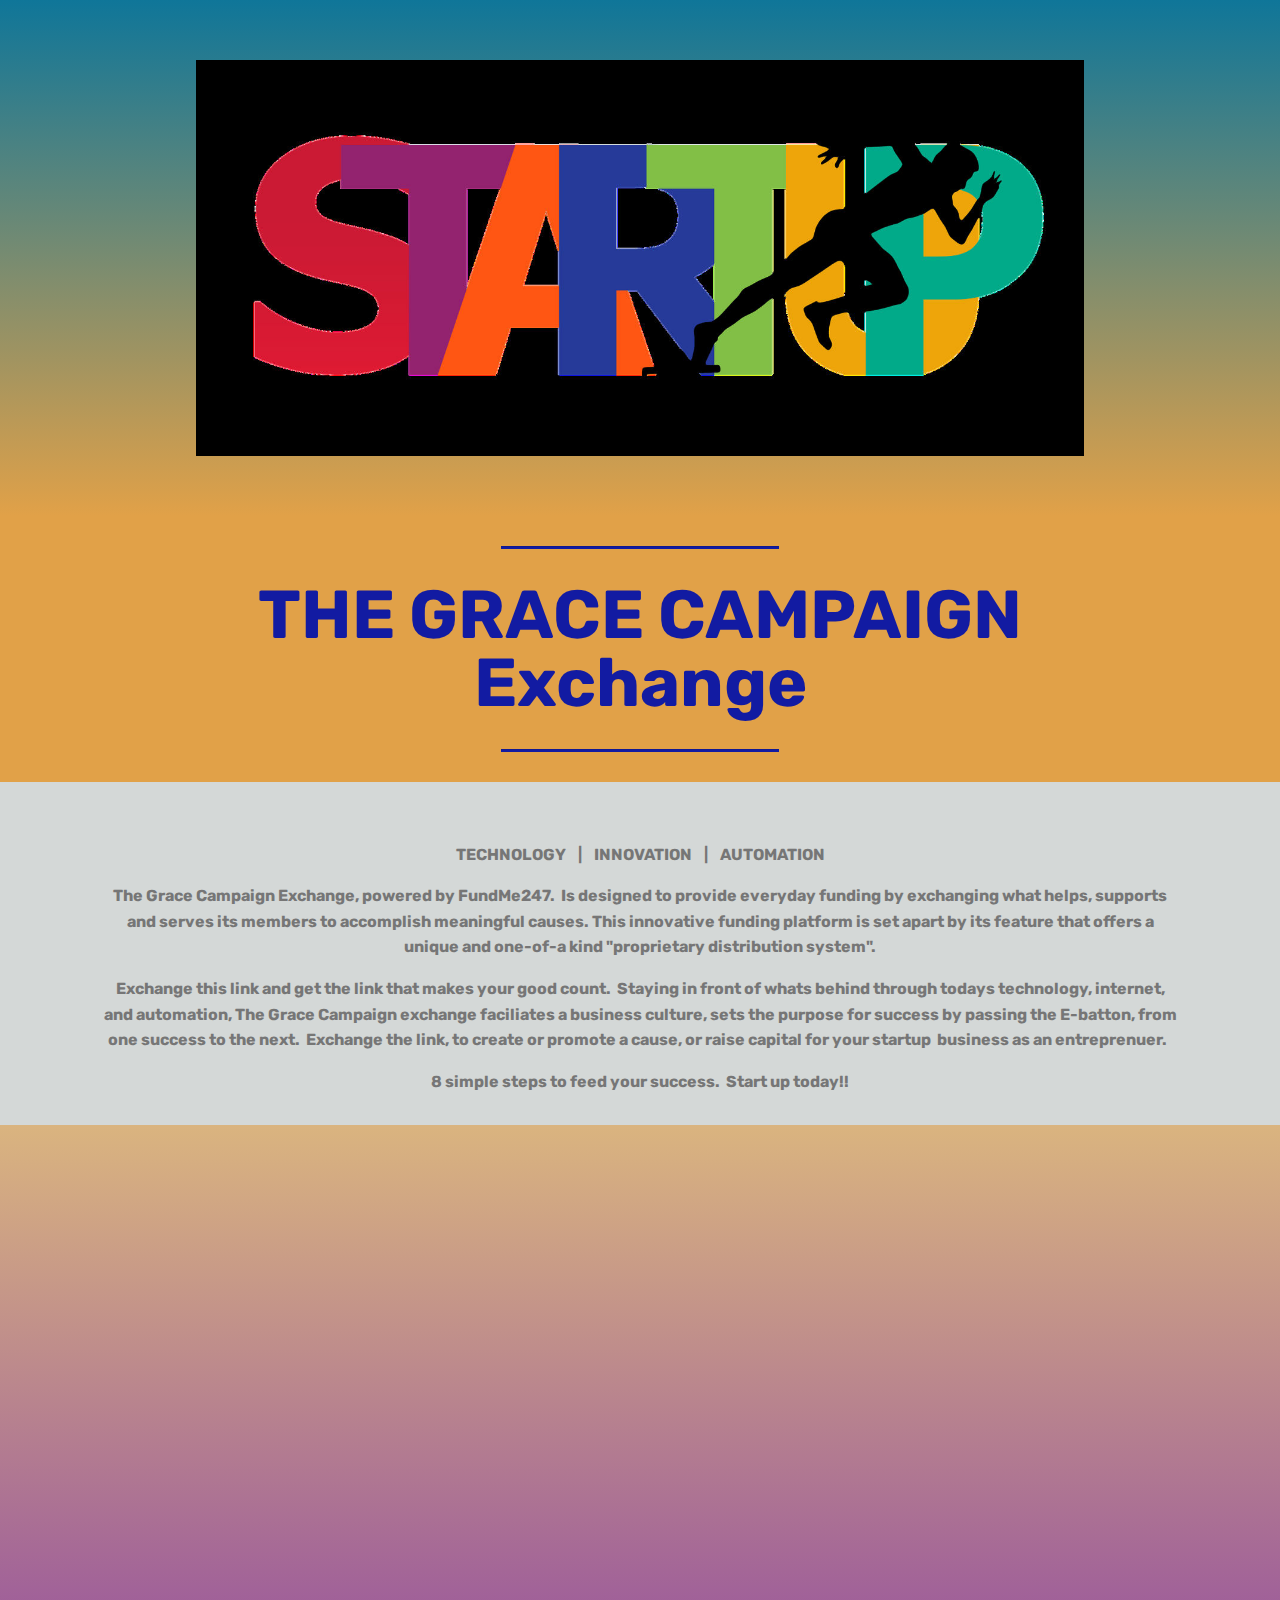
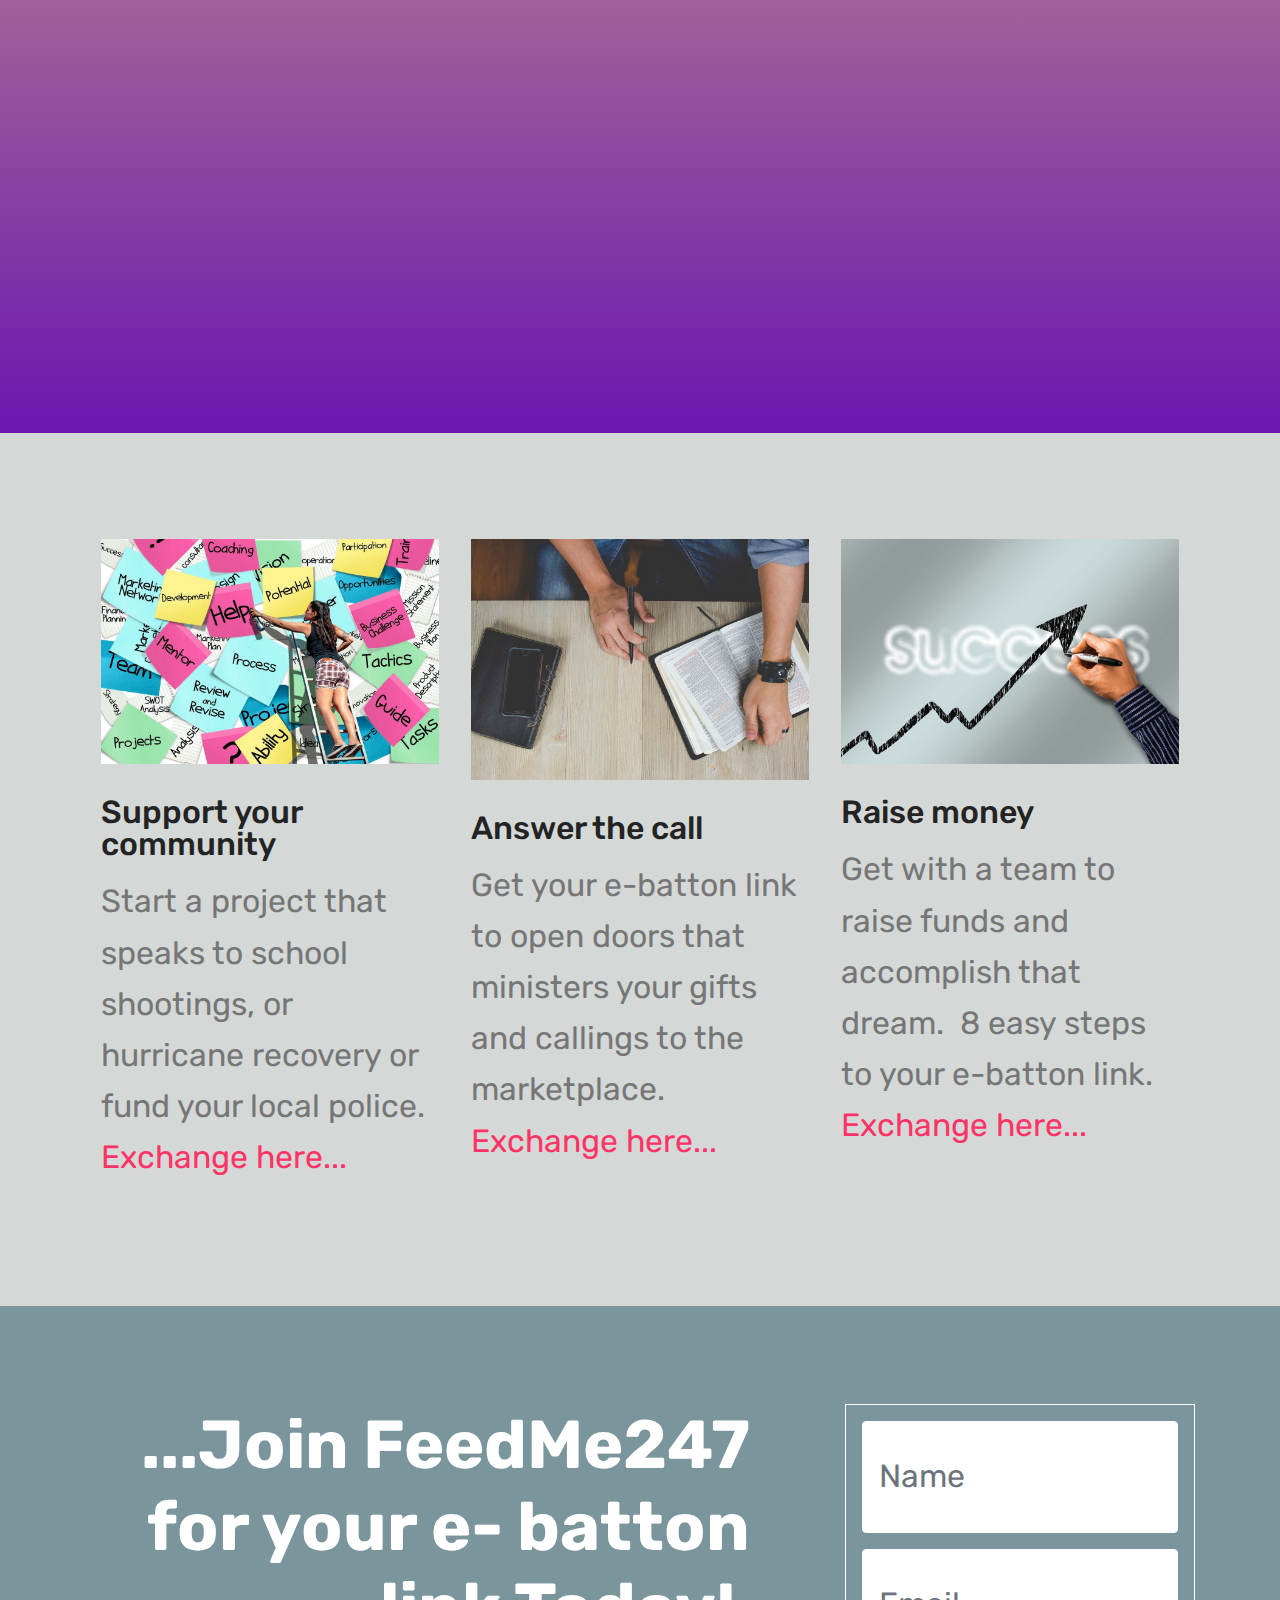
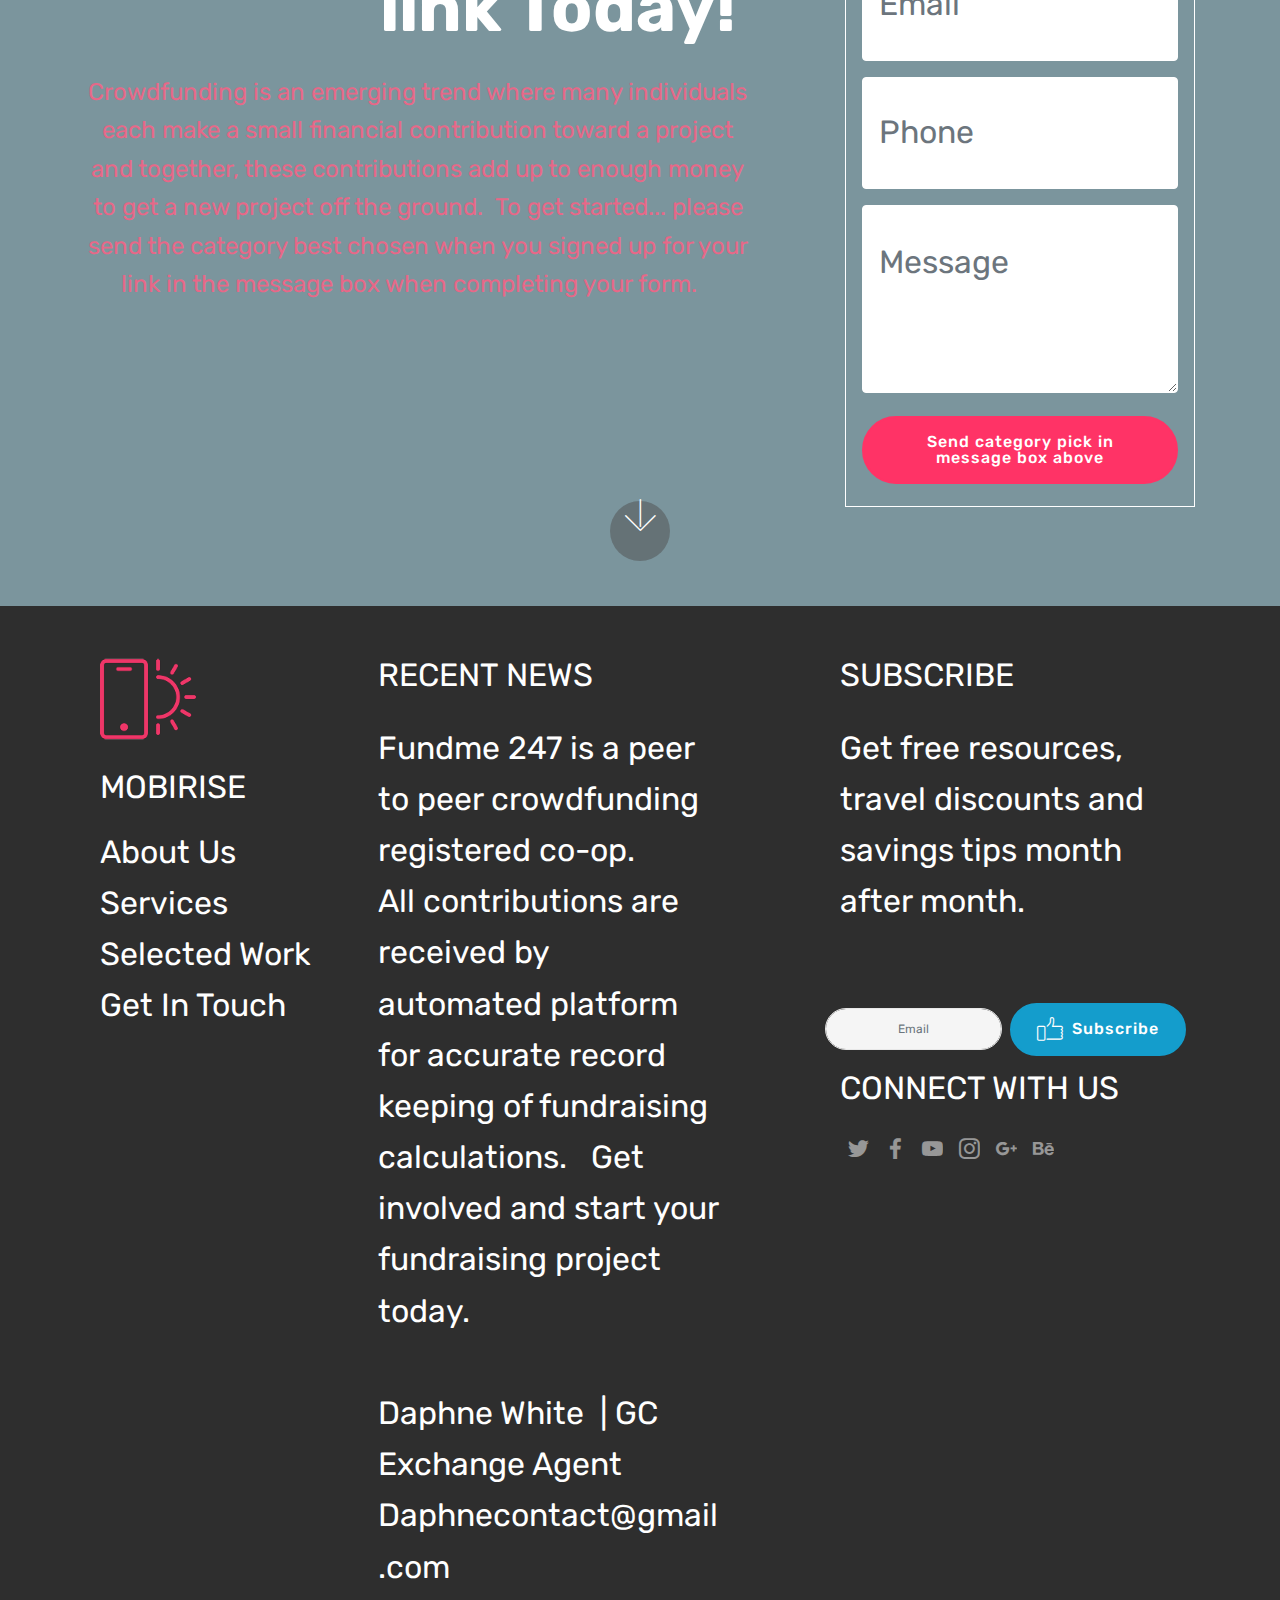
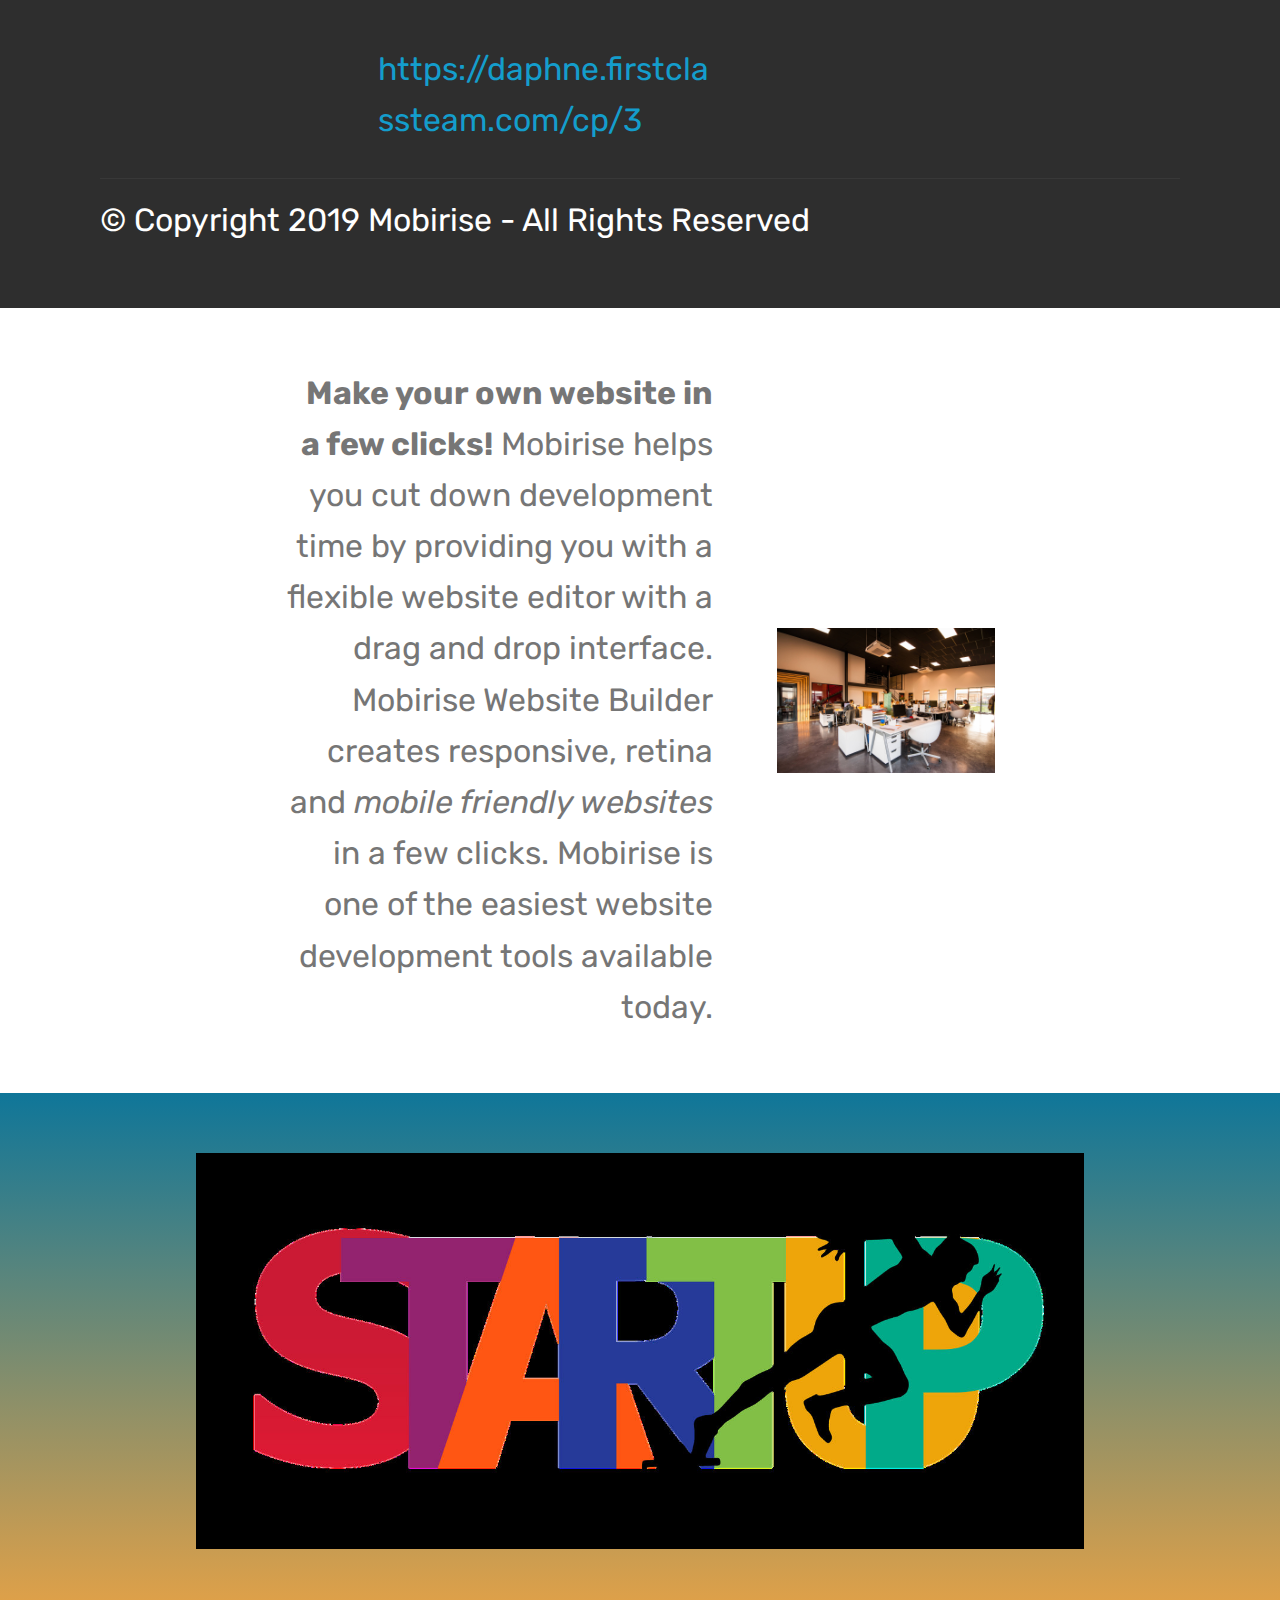
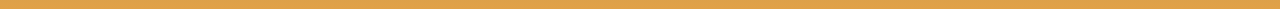
<file: index.html>
<!DOCTYPE html>
<html >
<head>
  <!-- Site made with Mobirise Website Builder v4.9.5, https://mobirise.com -->
  <meta charset="UTF-8">
  <meta http-equiv="X-UA-Compatible" content="IE=edge">
  <meta name="generator" content="Mobirise v4.9.5, mobirise.com">
  <meta name="viewport" content="width=device-width, initial-scale=1, minimum-scale=1">
  <link rel="shortcut icon" href="assets/images/logo4.png" type="image/x-icon">
  <meta name="description" content="">
  <title>Home</title>
  <link rel="stylesheet" href="assets/web/assets/mobirise-icons/mobirise-icons.css">
  <link rel="stylesheet" href="assets/tether/tether.min.css">
  <link rel="stylesheet" href="assets/bootstrap/css/bootstrap.min.css">
  <link rel="stylesheet" href="assets/bootstrap/css/bootstrap-grid.min.css">
  <link rel="stylesheet" href="assets/bootstrap/css/bootstrap-reboot.min.css">
  <link rel="stylesheet" href="assets/socicon/css/styles.css">
  <link rel="stylesheet" href="assets/theme/css/style.css">
  <link rel="stylesheet" href="assets/mobirise/css/mbr-additional.css" type="text/css">
  
  
  
</head>
<body>
  <section class="cid-rksi6KPZQ1" id="image3-y">

    

    <figure class="mbr-figure container">
            <div class="image-block" style="width: 80%;">
                <a href="page1.html"><img src="assets/images/mbr-1-1488x663.jpg" width="1400" alt="Mobirise" title=""></a>
                
            </div>
    </figure>
</section>

<section class="engine"><a href="https://mobirise.info/k">develop own website</a></section><section class="mbr-section article content9 cid-rkskpkATS6" id="content9-z">
    
     

    <div class="container">
        <div class="inner-container" style="width: 100%;">
            <hr class="line" style="width: 25%;">
            <div class="section-text align-center mbr-fonts-style display-1"><font color="#121ba2"><strong>THE GRACE CAMPAIGN Exchange</strong></font></div>
            <hr class="line" style="width: 25%;">
        </div>
        </div>
</section>

<section class="mbr-section article content1 cid-rI85LRFLxc" id="content1-1j">
    
     

    <div class="container">
        <div class="media-container-row">
            <div class="mbr-text col-12 mbr-fonts-style display-4 col-md-12"><p><strong>TECHNOLOGY &nbsp; &nbsp;| &nbsp; &nbsp;INNOVATION &nbsp; &nbsp;| &nbsp; &nbsp;AUTOMATION</strong></p><p><strong>The Grace Campaign Exchange, powered by FundMe247. &nbsp;Is designed to provide everyday funding by exchanging what helps, supports and serves its members to accomplish meaningful causes.   This innovative funding platform is set apart by its feature that offers a unique and one-of-a kind "proprietary distribution system".</strong></p><p><strong>Exchange this link and get the link that makes your good count. &nbsp;</strong><strong>Staying in front of whats behind through todays technology, internet, and automation, The Grace Campaign exchange faciliates a business culture, sets the purpose for success by p</strong><strong>assing the E-batton, from one success to the next. &nbsp;</strong><strong>Exchange the link, to create or promote a cause, or raise capital for your startup &nbsp;business as an entreprenuer. &nbsp;</strong></p><p></p><div><strong>8 simple steps to feed your success. &nbsp;Start up today!!</strong></div><p></p></div>
        </div>
    </div>
</section>

<section class="cid-rksHciVwQS" id="video3-17">

    
    
    <figure class="mbr-figure align-center container">
        <div class="video-block" style="width: 100%;">
            <div><iframe class="mbr-embedded-video" src="https://www.youtube.com/embed/m0uh3C-z6ug?rel=0&amp;amp;showinfo=0&amp;autoplay=1&amp;loop=0" width="800" height="600" frameborder="0" allowfullscreen></iframe></div>
        </div>
    </figure>
</section>

<section class="features2 cid-rI7xaO2YHm" id="features2-1e">

    

    
    
    <div class="container">
        <div class="media-container-row">
            <div class="card p-3 col-12 col-md-6 col-lg-4">
                <div class="card-wrapper">
                    <div class="card-img">
                        <img src="assets/images/mbr-556x371.jpg" alt="Mobirise" title="">
                    </div>
                    <div class="card-box">
                        <h4 class="card-title pb-3 mbr-fonts-style display-7">Support your community</h4>
                        <p class="mbr-text mbr-fonts-style display-7">Start a project that speaks to school shootings, or hurricane recovery or fund your local police.<br> <a href="https://feedme247.com/?u=WD3145" target="_blank" class="text-secondary">Exchange here...</a></p>
                    </div>
                </div>
            </div>

            <div class="card p-3 col-12 col-md-6 col-lg-4">
                <div class="card-wrapper">
                    <div class="card-img">
                        <img src="assets/images/mbr-556x396.jpg" alt="Mobirise" title="">
                    </div>
                    <div class="card-box ">
                        <h4 class="card-title pb-3 mbr-fonts-style display-7">
                            Answer the call</h4>
                        <p class="mbr-text mbr-fonts-style display-7">Get your e-batton link to open doors that ministers your gifts and callings to the marketplace.&nbsp;<br><a href="https://feedme247.com/?u=WD3145" class="text-secondary">Exchange here...</a></p>
                    </div>
                </div>
            </div>

            <div class="card p-3 col-12 col-md-6 col-lg-4">
                <div class="card-wrapper">
                    <div class="card-img">
                        <img src="assets/images/mbr-2-556x371.jpg" alt="Mobirise" title="">
                    </div>
                    <div class="card-box">
                        <h4 class="card-title pb-3 mbr-fonts-style display-7">
                            Raise money</h4>
                        <p class="mbr-text mbr-fonts-style display-7">Get with a team to raise funds and accomplish that dream. &nbsp;8 easy steps to your e-batton link.&nbsp;<br><a href="https://feedme247.com/?u=WD3145" target="_blank" class="text-secondary">Exchange here...</a></p>
                    </div>
                </div>
            </div>

            
        </div>
    </div>
</section>

<section class="header15 cid-rksgckejk6 mbr-fullscreen mbr-parallax-background" id="header15-s">

    

    <div class="mbr-overlay" style="opacity: 0.5; background-color: rgb(7, 59, 76);"></div>

    <div class="container align-right">
        <div class="row">
            <div class="mbr-white col-lg-8 col-md-7 content-container">
                <h1 class="mbr-section-title mbr-bold pb-3 mbr-fonts-style display-1">...Join FeedMe247 <br>&nbsp;for your e- batton link Today!&nbsp;</h1>
                <p class="mbr-text pb-3 mbr-fonts-style display-5">Crowdfunding is an emerging trend where many individuals each make a small financial contribution toward a project and together, these contributions add up to enough money to get a new project off the ground. &nbsp;To get started... please send the category best chosen when you signed up for your link in the message box when completing your form. &nbsp;&nbsp;</p>
            </div>
            <div class="col-lg-4 col-md-5">
                <div class="form-container">
                    <div class="media-container-column" data-form-type="formoid">
                        <!---Formbuilder Form--->
                        <form action="https://mobirise.com/" method="POST" class="mbr-form form-with-styler" data-form-title="Mobirise Form"><input type="hidden" name="email" data-form-email="true" value="xhY6WbQ67VKw1rQD5R/X7oDG/QLJ83qAWbjtvN6axSJRQDxV4utvFot7eUSCFfRAaspAHzifhQLaVPjS+kvfQbGVXvWtdiqg/b9VyFkwAIclbf5Fyw+OQoG5BfStIfgN">
                            <div class="row">
                                <div hidden="hidden" data-form-alert="" class="alert alert-success col-12">Congratulations!!  To download your free e-book, complete the 8 steps on the FeedMe247 link or call for assistance 732-567-5413 to get your e-batton, make your exchange and pass it on!</div>
                                <div hidden="hidden" data-form-alert-danger="" class="alert alert-danger col-12">
                                </div>
                            </div>
                            <div class="dragArea row">
                                <div class="col-md-12 form-group " data-for="name">
                                    <input type="text" name="name" placeholder="Name" data-form-field="Name" required="required" class="form-control px-3 display-7" id="name-header15-s">
                                </div>
                                <div class="col-md-12 form-group " data-for="email">
                                    <input type="email" name="email" placeholder="Email" data-form-field="Email" required="required" class="form-control px-3 display-7" id="email-header15-s">
                                </div>
                                <div data-for="phone" class="col-md-12 form-group ">
                                    <input type="tel" name="phone" placeholder="Phone" data-form-field="Phone" class="form-control px-3 display-7" id="phone-header15-s">
                                </div>
                                <div data-for="message" class="col-md-12 form-group ">
                                    <textarea name="message" placeholder="Message" data-form-field="Message" class="form-control px-3 display-7" id="message-header15-s"></textarea>
                                </div>
                                <div class="col-md-12 input-group-btn"><button type="submit" class="btn btn-form btn-secondary display-4" href="mailto:Daphnecontact@gmail.com">Send category pick in message box above</button></div>
                            </div>
                        </form><!---Formbuilder Form--->
                    </div>
                </div>
            </div>
        </div>
    </div>
    <div class="mbr-arrow hidden-sm-down" aria-hidden="true">
        <a href="#next">
            <i class="mbri-down mbr-iconfont"></i>
        </a>
    </div>
</section>

<section class="footer4 cid-rktfZxOn5g" id="footer4-1b">

    

    

    <div class="container">
        <div class="media-container-row content mbr-white">
            <div class="col-md-3 col-sm-4">
                <div class="mb-3 img-logo">
                    <a href="https://mobirise.co/">
                        <img src="assets/images/logo2.png" alt="Mobirise">
                    </a>
                </div>
                <p class="mb-3 mbr-fonts-style foot-title display-7">
                    MOBIRISE
                </p>
                <p class="mbr-text mbr-fonts-style mbr-links-column display-7">
                    <a href="#" class="text-white">About Us</a>
                    <br><a href="#" class="text-white">Services</a>
                    <br><a href="#" class="text-white">Selected Work</a>
                    <br><a href="#" class="text-white">Get In Touch</a>
                </p>
            </div>
            <div class="col-md-4 col-sm-8">
                <p class="mb-4 foot-title mbr-fonts-style display-7">
                    RECENT NEWS
                </p>
                <p class="mbr-text mbr-fonts-style foot-text display-7">Fundme 247 is a peer to peer crowdfunding registered co-op. &nbsp;<br>All contributions are received by automated platform for accurate record keeping of fundraising calculations. &nbsp; Get involved and start your fundraising project today.<br>
                    <br>Daphne White &nbsp;| GC Exchange Agent<br>Daphnecontact@gmail.com<br><br><a href="https://daphne.firstclassteam.com/cp/3" target="_blank">https://daphne.firstclassteam.com/cp/3</a><br></p>
            </div>
            <div class="col-md-4 offset-md-1 col-sm-12">
                <p class="mb-4 foot-title mbr-fonts-style display-7">
                    SUBSCRIBE
                </p>
                <p class="mbr-text mbr-fonts-style form-text display-7">
                    Get free resources, travel discounts and savings tips month after month.<br><br></p>
                <div class="media-container-column" data-form-type="formoid">
                    <!---Formbuilder Form--->
                    <form action="https://mobirise.com/" method="POST" class="mbr-form form-with-styler" data-form-title="Mobirise Form"><input type="hidden" name="email" data-form-email="true" value="kkudvSnm36pzTJ1YrTXoGjh9RbHYOeyfrs2qQ39LHic8Bi1tOg1hOE6mgFtbOwBKwc4awoJlFFQOcCfbNRtCrRm+wLt9ocJUpLVjoFk8LkkfHB0PHdL8gxdlevDTbIfI">
                        <div class="row form-inline justify-content-center">
                            <div hidden="hidden" data-form-alert="" class="alert alert-success col-12">Thank you for subscribing to our monthly updates.</div>
                            <div hidden="hidden" data-form-alert-danger="" class="alert alert-danger col-12">
                                                    </div>
                        </div>
                        <div class="dragArea row form-inline justify-content-center">
                            <div class="col-auto  form-group " data-for="email">
                                <input type="email" name="email" placeholder="Email" data-form-field="Email" required="required" class="form-control input-sm input-inverse my-2 display-7" id="email-footer4-1b">
                            </div>
                            <div class="col-auto  input-group-btn  m-2"><button type="submit" class="btn btn-primary m-0 display-4" href="#bottom"><span class="mbri-like mbr-iconfont mbr-iconfont-btn"></span>Subscribe</button></div>
                        </div>
                    </form><!---Formbuilder Form--->
                </div>
                <p class="mb-4 mbr-fonts-style foot-title display-7">
                    CONNECT WITH US
                </p>
                <div class="social-list pl-0 mb-0">
                        <div class="soc-item">
                            <a href="https://twitter.com/mobirise" target="_blank">
                                <span class="socicon-twitter socicon mbr-iconfont mbr-iconfont-social"></span>
                            </a>
                        </div>
                        <div class="soc-item">
                            <a href="https://www.facebook.com/pages/Mobirise/1616226671953247" target="_blank">
                                <span class="socicon-facebook socicon mbr-iconfont mbr-iconfont-social"></span>
                            </a>
                        </div>
                        <div class="soc-item">
                            <a href="https://www.youtube.com/c/mobirise" target="_blank">
                                <span class="socicon-youtube socicon mbr-iconfont mbr-iconfont-social"></span>
                            </a>
                        </div>
                        <div class="soc-item">
                            <a href="https://instagram.com/mobirise" target="_blank">
                                <span class="socicon-instagram socicon mbr-iconfont mbr-iconfont-social"></span>
                            </a>
                        </div>
                        <div class="soc-item">
                            <a href="https://plus.google.com/u/0/+Mobirise" target="_blank">
                                <span class="socicon-googleplus socicon mbr-iconfont mbr-iconfont-social"></span>
                            </a>
                        </div>
                        <div class="soc-item">
                            <a href="https://www.behance.net/Mobirise" target="_blank">
                                <span class="socicon-behance socicon mbr-iconfont mbr-iconfont-social"></span>
                            </a>
                        </div>
                </div>
            </div>
        </div>
        <div class="footer-lower">
            <div class="media-container-row">
                <div class="col-sm-12">
                    <hr>
                </div>
            </div>
            <div class="media-container-row mbr-white">
                <div class="col-sm-12 copyright">
                    <p class="mbr-text mbr-fonts-style display-7">
                        © Copyright 2019 Mobirise - All Rights Reserved
                    </p>
                </div>
            </div>
        </div>
    </div>
</section>

<section class="mbr-section content7 cid-rI3F2zZKiw" id="content7-1f">
          
    

    <div class="container">
        <div class="media-container-row">
            <div class="col-12 col-md-8">
                <div class="media-container-row">
                    <div class="media-content">
                        <div class="mbr-section-text">
                            <p class="mbr-text align-right mb-0 mbr-fonts-style display-7">
                               <strong>Make your own website in a few clicks!</strong> Mobirise helps you cut down development time by providing you with a flexible website editor with a drag and drop interface. Mobirise Website Builder creates responsive, retina and <em>mobile friendly websites</em> in a few clicks. Mobirise is one of the easiest website development tools available today.
                            </p>
                        </div>
                    </div>
                    <div class="mbr-figure" style="width: 60%;">
                     <img src="assets/images/background1.jpg" alt="Mobirise">  
                    </div>
                </div>
            </div>
        </div>
    </div>
</section>

<section class="cid-rI8PmS5mvQ" id="image3-1k">

    

    <figure class="mbr-figure container">
            <div class="image-block" style="width: 80%;">
                <a href="page1.html"><img src="assets/images/mbr-1-1488x663.jpg" width="1400" alt="Mobirise" title=""></a>
                
            </div>
    </figure>
</section>


  <script src="assets/web/assets/jquery/jquery.min.js"></script>
  <script src="assets/popper/popper.min.js"></script>
  <script src="assets/tether/tether.min.js"></script>
  <script src="assets/bootstrap/js/bootstrap.min.js"></script>
  <script src="assets/smoothscroll/smooth-scroll.js"></script>
  <script src="assets/parallax/jarallax.min.js"></script>
  <script src="assets/theme/js/script.js"></script>
  <script src="assets/formoid/formoid.min.js"></script>
  
  
</body>
</html>
</file>
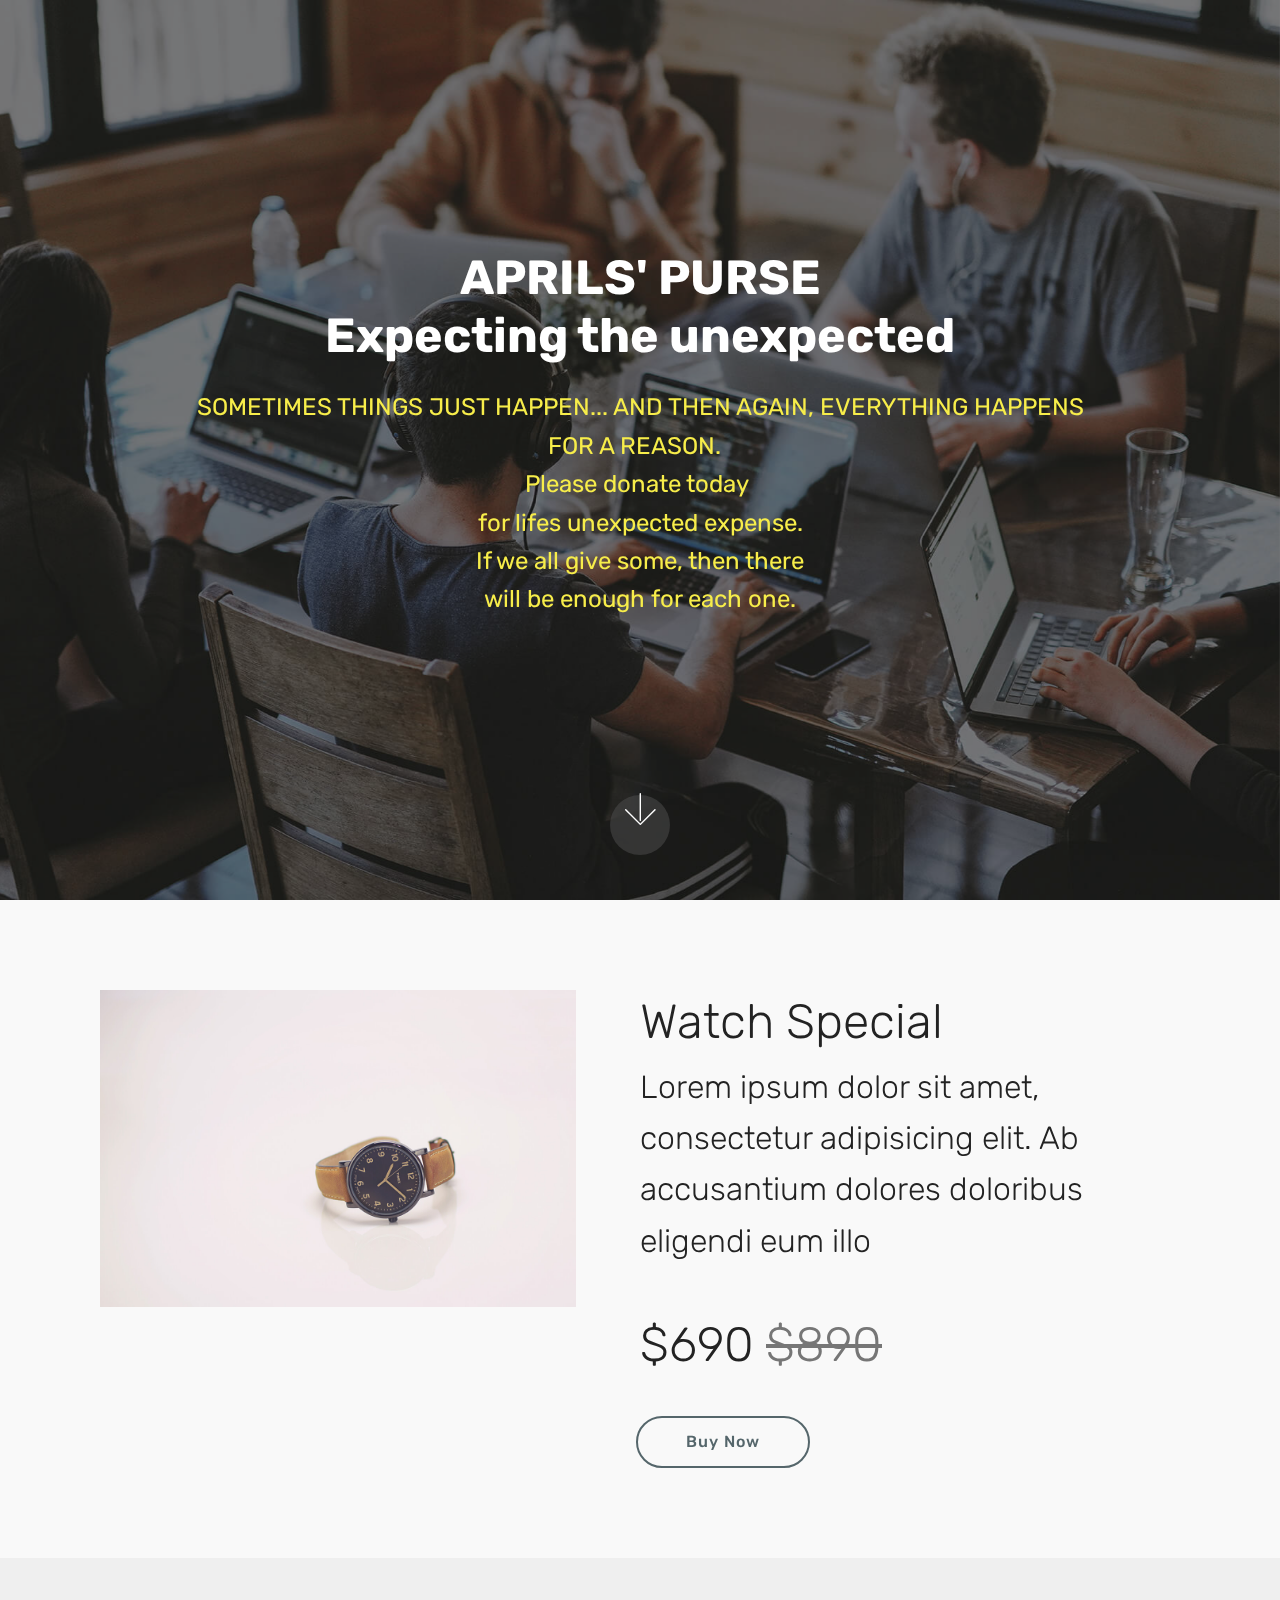
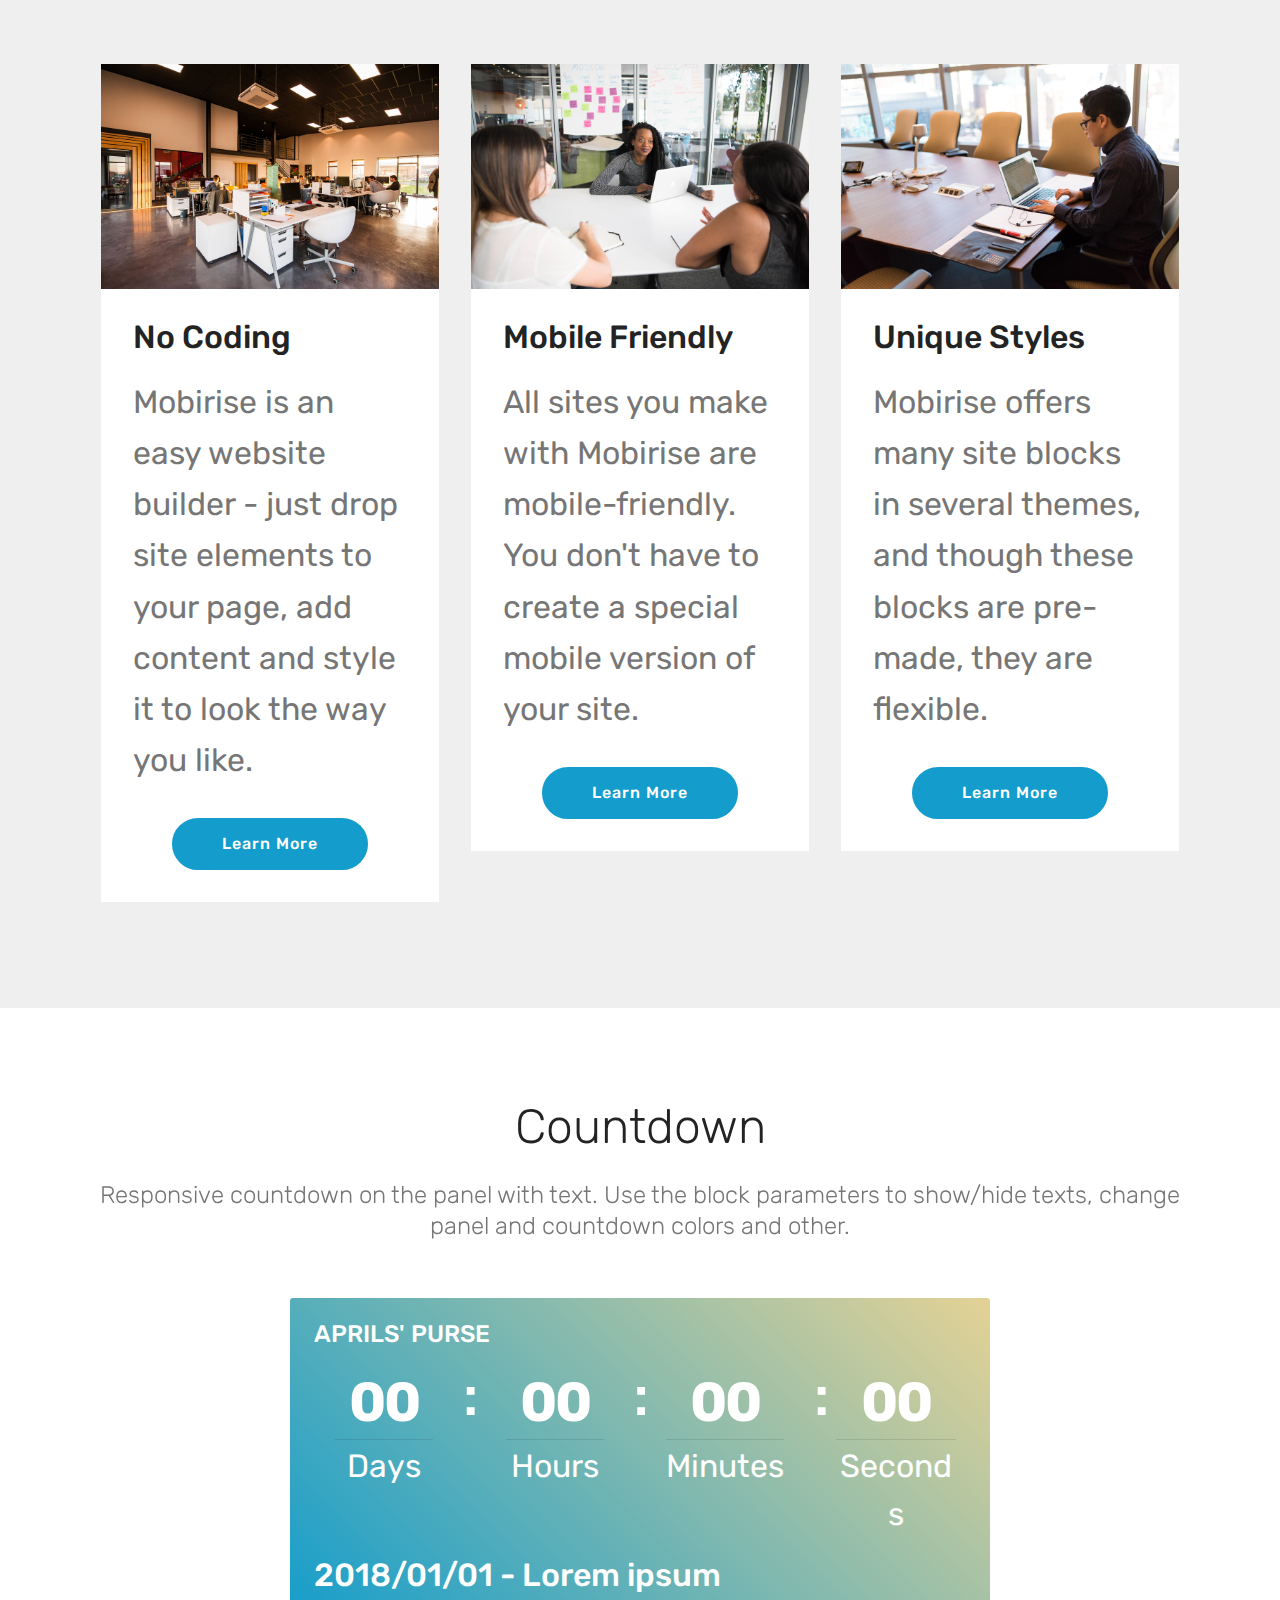
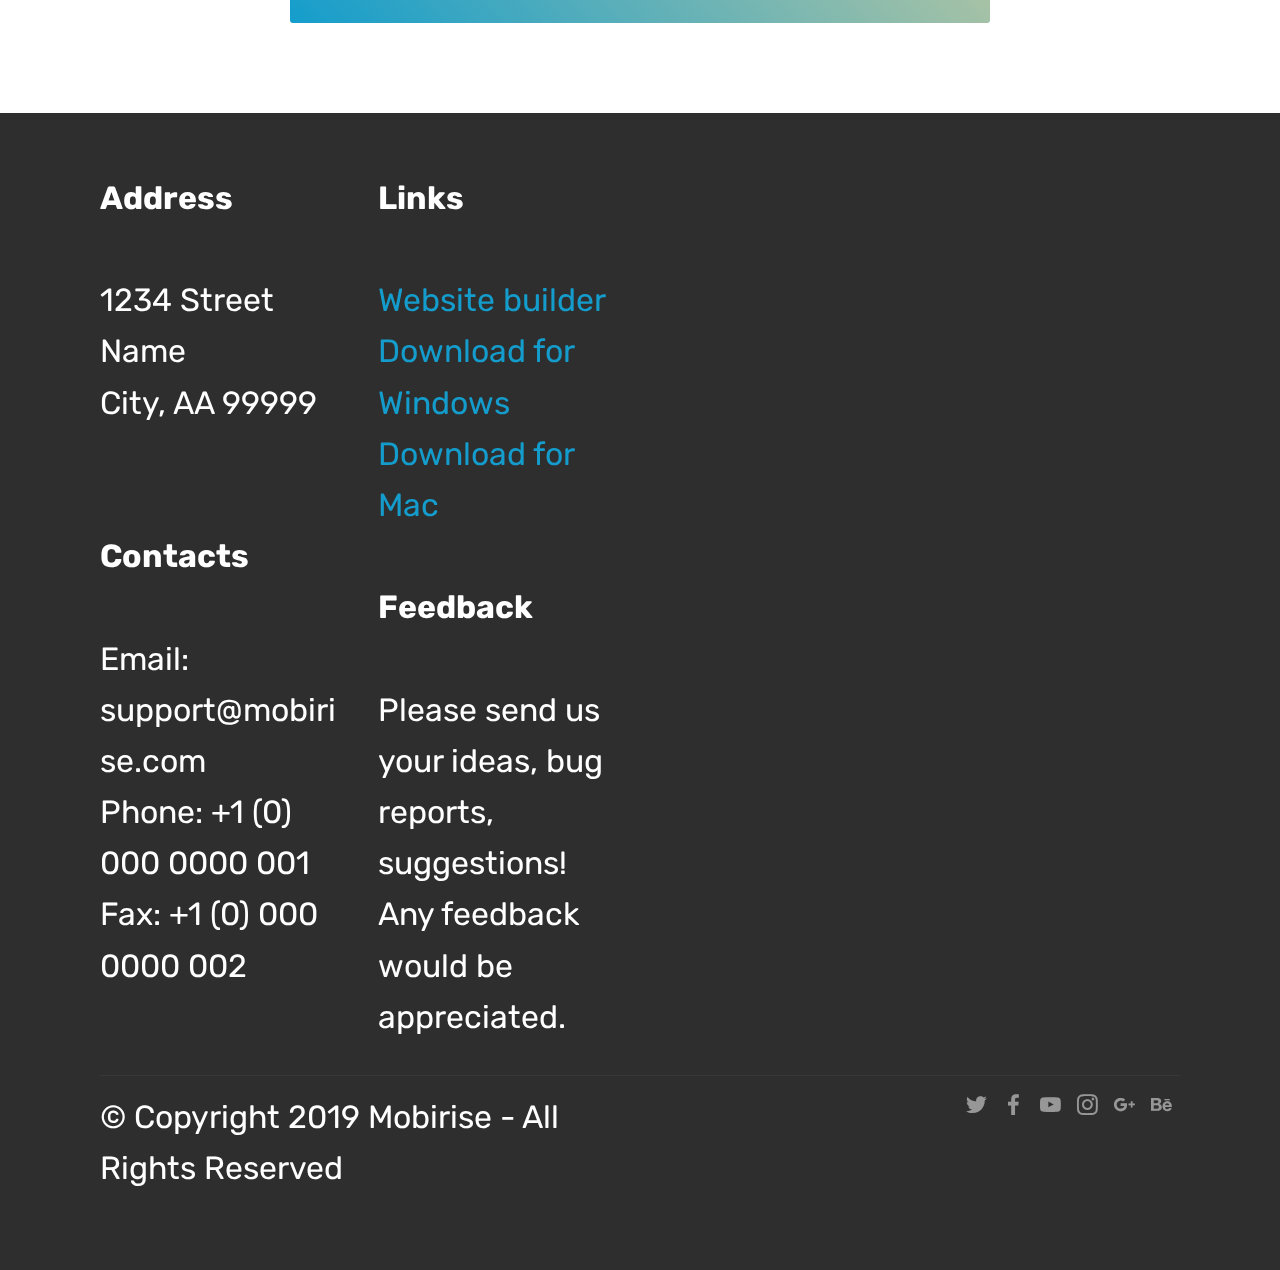
<file: page1.html>
<!DOCTYPE html>
<html >
<head>
  <!-- Site made with Mobirise Website Builder v4.9.5, https://mobirise.com -->
  <meta charset="UTF-8">
  <meta http-equiv="X-UA-Compatible" content="IE=edge">
  <meta name="generator" content="Mobirise v4.9.5, mobirise.com">
  <meta name="viewport" content="width=device-width, initial-scale=1, minimum-scale=1">
  <link rel="shortcut icon" href="assets/images/logo4.png" type="image/x-icon">
  <meta name="description" content="Web Builder Description">
  <title>EXPECT THE UNEXPECTED</title>
  <link rel="stylesheet" href="assets/web/assets/mobirise-icons/mobirise-icons.css">
  <link rel="stylesheet" href="assets/tether/tether.min.css">
  <link rel="stylesheet" href="assets/bootstrap/css/bootstrap.min.css">
  <link rel="stylesheet" href="assets/bootstrap/css/bootstrap-grid.min.css">
  <link rel="stylesheet" href="assets/bootstrap/css/bootstrap-reboot.min.css">
  <link rel="stylesheet" href="assets/socicon/css/styles.css">
  <link rel="stylesheet" href="assets/theme/css/style.css">
  <link rel="stylesheet" href="assets/mobirise/css/mbr-additional.css" type="text/css">
  
  
  
</head>
<body>
  <section class="cid-rlMASPx82Z mbr-fullscreen mbr-parallax-background" id="header2-1e">

    

    <div class="mbr-overlay" style="opacity: 0.5; background-color: rgb(35, 35, 35);"></div>

    <div class="container align-center">
        <div class="row justify-content-md-center">
            <div class="mbr-white col-md-10">
                <h1 class="mbr-section-title mbr-bold pb-3 mbr-fonts-style display-2">APRILS' PURSE <br>Expecting the unexpected</h1>
                
                <p class="mbr-text pb-3 mbr-fonts-style display-5">SOMETIMES THINGS JUST HAPPEN... AND THEN AGAIN, EVERYTHING HAPPENS FOR A REASON. &nbsp;<br>Please donate today&nbsp;<br>for lifes unexpected expense.<br>If we all give some, then there <br>will be enough for each one.</p>
                
            </div>
        </div>
    </div>
    <div class="mbr-arrow hidden-sm-down" aria-hidden="true">
        <a href="#next">
            <i class="mbri-down mbr-iconfont"></i>
        </a>
    </div>
</section>

<section class="engine"><a href="https://mobirise.info/l">free web templates</a></section><section class="services2 cid-rlMH7pkj0d" id="services2-1l">
    <!---->
    
    <!---->
    <!--Overlay-->
    
    <!--Container-->
    <div class="container">
        <div class="col-md-12">
            <div class="media-container-row">
                <div class="mbr-figure" style="width: 50%;">
                    <img src="assets/images/product1.jpg" alt="Mobirise">
                </div>
                <div class="align-left aside-content">
                    <h2 class="mbr-title pt-2 mbr-fonts-style display-2">
                        Watch Special
                    </h2>
                    <div class="mbr-section-text">
                        <p class="mbr-text text1 pt-2 mbr-light mbr-fonts-style display-7">
                            Lorem ipsum dolor sit amet, consectetur adipisicing elit. Ab accusantium dolores doloribus
                            eligendi eum illo
                        </p>
                        <p class="mbr-text text2 pt-4 mbr-light mbr-fonts-style display-2">
                            $690 <span class="cost">$890</span>
                        </p>
                    </div>
                    <!--Btn-->
                    <div class="mbr-section-btn pt-3 align-left">
                        <a href="https://mobirise.co" class="btn btn-warning-outline display-4">
                            Buy Now
                        </a>
                    </div>
                </div>
            </div>
        </div>
    </div>
</section>

<section class="features3 cid-rlMG1lxTqe" id="features3-1h">

    

    
    <div class="container">
        <div class="media-container-row">
            <div class="card p-3 col-12 col-md-6 col-lg-4">
                <div class="card-wrapper">
                    <div class="card-img">
                        <img src="assets/images/background1.jpg" alt="Mobirise">
                    </div>
                    <div class="card-box">
                        <h4 class="card-title mbr-fonts-style display-7">
                            No Coding
                        </h4>
                        <p class="mbr-text mbr-fonts-style display-7">
                            Mobirise is an easy website builder - just drop site elements to your page, add content and style it to look the way you like.
                        </p>
                    </div>
                    <div class="mbr-section-btn text-center"><a href="https://mobirise.co" class="btn btn-primary display-4">
                            Learn More
                        </a></div>
                </div>
            </div>

            <div class="card p-3 col-12 col-md-6 col-lg-4">
                <div class="card-wrapper">
                    <div class="card-img">
                        <img src="assets/images/background2.jpg" alt="Mobirise">
                    </div>
                    <div class="card-box">
                        <h4 class="card-title mbr-fonts-style display-7">
                            Mobile Friendly
                        </h4>
                        <p class="mbr-text mbr-fonts-style display-7">
                            All sites you make with Mobirise are mobile-friendly. You don't have to create a special mobile version of your site.
                        </p>
                    </div>
                    <div class="mbr-section-btn text-center">
                        <a href="https://mobirise.co" class="btn btn-primary display-4">
                            Learn More
                        </a>
                    </div>
                </div>
            </div>

            <div class="card p-3 col-12 col-md-6 col-lg-4">
                <div class="card-wrapper">
                    <div class="card-img">
                        <img src="assets/images/background3.jpg" alt="Mobirise">
                    </div>
                    <div class="card-box">
                        <h4 class="card-title mbr-fonts-style display-7">
                            Unique Styles
                        </h4>
                        <p class="mbr-text mbr-fonts-style display-7">
                            Mobirise offers many site blocks in several themes, and though these blocks are pre-made, they are flexible.
                        </p>
                    </div>
                    <div class="mbr-section-btn text-center">
                        <a href="https://mobirise.co" class="btn btn-primary display-4">
                            Learn More
                        </a>
                    </div>
                </div>
            </div>

            
        </div>
    </div>
</section>

<section class="countdown2 cid-rlMG88yIun" id="countdown2-1i">

    

    

    <div class="container">
        <h2 class="mbr-section-title pb-3 align-center mbr-fonts-style display-2">
            Countdown
        </h2>
        <h3 class="mbr-section-subtitle align-center mbr-fonts-style display-5">
            Responsive countdown on the panel with text. Use the block parameters to show/hide texts, change panel and countdown colors and other.
        </h3>
    </div>
    <div class="container pt-5 mt-2">
        <div class=" countdown-cont align-center p-4">
            <div class="event-name align-left mbr-white ">
                <h4 class="mbr-fonts-style display-5">APRILS' PURSE</h4>
            </div>
            <div class="countdown align-center py-2" data-due-date="2018/01/01">
            </div>
            <div class="daysCountdown" title="Days"></div>
            <div class="hoursCountdown" title="Hours"></div>
            <div class="minutesCountdown" title="Minutes"></div>
            <div class="secondsCountdown" title="Seconds"></div>
            <div class="event-date align-left mbr-white">
                <h5 class="mbr-fonts-style display-7">2018/01/01 - Lorem ipsum</h5>
            </div>
        </div>

        
    </div>
</section>

<section class="cid-rlMGj2d0d6" id="footer2-1j">

    

    

    <div class="container">
        <div class="media-container-row content mbr-white">
            <div class="col-12 col-md-3 mbr-fonts-style display-7">
                <p class="mbr-text">
                    <strong>Address</strong>
                    <br>
                    <br>1234 Street Name
                    <br>City, AA 99999
                    <br>
                    <br>
                    <br><strong>Contacts</strong>
                    <br>
                    <br>Email: support@mobirise.com
                    <br>Phone: +1 (0) 000 0000 001
                    <br>Fax: +1 (0) 000 0000 002
                </p>
            </div>
            <div class="col-12 col-md-3 mbr-fonts-style display-7">
                <p class="mbr-text">
                    <strong>Links</strong>
                    <br>
                    <br><a class="text-primary" href="https://mobirise.co/">Website builder</a>
                    <br><a class="text-primary" href="https://mobirise.co/">Download for Windows</a>
                    <br><a class="text-primary" href="https://mobirise.co/">Download for Mac</a>
                    <br>
                    <br><strong>Feedback</strong>
                    <br>
                    <br>Please send us your ideas, bug reports, suggestions! Any feedback would be appreciated.
                </p>
            </div>
            <div class="col-12 col-md-6">
                <div class="google-map"><iframe frameborder="0" style="border:0" src="https://www.google.com/maps/embed/v1/place?key=AIzaSyCx3d07zxHPLvkFBLlAR3Ng8a9wsAsGoJ8&amp;q=place_id:ChIJn6wOs6lZwokRLKy1iqRcoKw" allowfullscreen=""></iframe></div>
            </div>
        </div>
        <div class="footer-lower">
            <div class="media-container-row">
                <div class="col-sm-12">
                    <hr>
                </div>
            </div>
            <div class="media-container-row mbr-white">
                <div class="col-sm-6 copyright">
                    <p class="mbr-text mbr-fonts-style display-7">
                        © Copyright 2019 Mobirise - All Rights Reserved
                    </p>
                </div>
                <div class="col-md-6">
                    <div class="social-list align-right">
                        <div class="soc-item">
                            <a href="https://twitter.com/mobirise" target="_blank">
                                <span class="socicon-twitter socicon mbr-iconfont mbr-iconfont-social"></span>
                            </a>
                        </div>
                        <div class="soc-item">
                            <a href="https://www.facebook.com/pages/Mobirise/1616226671953247" target="_blank">
                                <span class="socicon-facebook socicon mbr-iconfont mbr-iconfont-social"></span>
                            </a>
                        </div>
                        <div class="soc-item">
                            <a href="https://www.youtube.com/c/mobirise" target="_blank">
                                <span class="socicon-youtube socicon mbr-iconfont mbr-iconfont-social"></span>
                            </a>
                        </div>
                        <div class="soc-item">
                            <a href="https://instagram.com/mobirise" target="_blank">
                                <span class="socicon-instagram socicon mbr-iconfont mbr-iconfont-social"></span>
                            </a>
                        </div>
                        <div class="soc-item">
                            <a href="https://plus.google.com/u/0/+Mobirise" target="_blank">
                                <span class="socicon-googleplus socicon mbr-iconfont mbr-iconfont-social"></span>
                            </a>
                        </div>
                        <div class="soc-item">
                            <a href="https://www.behance.net/Mobirise" target="_blank">
                                <span class="socicon-behance socicon mbr-iconfont mbr-iconfont-social"></span>
                            </a>
                        </div>
                    </div>
                </div>
            </div>
        </div>
    </div>
</section>


  <script src="assets/web/assets/jquery/jquery.min.js"></script>
  <script src="assets/popper/popper.min.js"></script>
  <script src="assets/tether/tether.min.js"></script>
  <script src="assets/bootstrap/js/bootstrap.min.js"></script>
  <script src="assets/smoothscroll/smooth-scroll.js"></script>
  <script src="assets/parallax/jarallax.min.js"></script>
  <script src="assets/countdown/jquery.countdown.min.js"></script>
  <script src="assets/theme/js/script.js"></script>
  
  
</body>
</html>
</file>
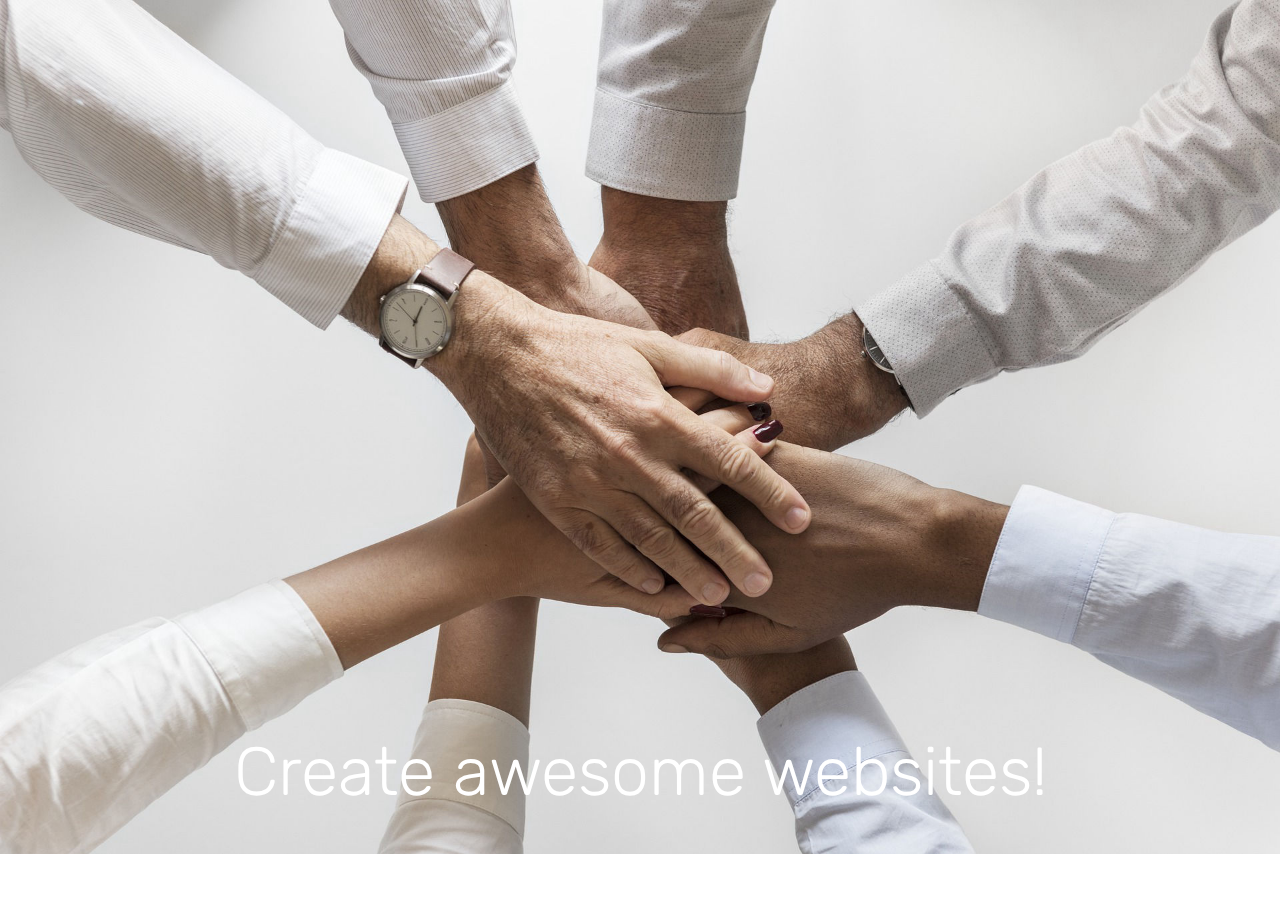
<file: page11.html>
<!DOCTYPE html>
<html >
<head>
  <!-- Site made with Mobirise Website Builder v4.9.5, https://mobirise.com -->
  <meta charset="UTF-8">
  <meta http-equiv="X-UA-Compatible" content="IE=edge">
  <meta name="generator" content="Mobirise v4.9.5, mobirise.com">
  <meta name="viewport" content="width=device-width, initial-scale=1, minimum-scale=1">
  <link rel="shortcut icon" href="assets/images/logo4.png" type="image/x-icon">
  <meta name="description" content="Website Builder Description">
  <title>Page 5</title>
  <link rel="stylesheet" href="assets/tether/tether.min.css">
  <link rel="stylesheet" href="assets/bootstrap/css/bootstrap.min.css">
  <link rel="stylesheet" href="assets/bootstrap/css/bootstrap-grid.min.css">
  <link rel="stylesheet" href="assets/bootstrap/css/bootstrap-reboot.min.css">
  <link rel="stylesheet" href="assets/theme/css/style.css">
  <link rel="stylesheet" href="assets/mobirise/css/mbr-additional.css" type="text/css">
  
  
  
</head>
<body>
  <section class="cid-rmTwfdML5x" id="image2-1e">

    

    <figure class="mbr-figure">
        <div class="image-block" style="width: 100%;">
            <img src="assets/images/mbr-1920x1281.jpg" alt="Mobirise" title="">
            <figcaption class="mbr-figure-caption mbr-figure-caption-over">
                <div class="pb-5 px-3 mbr-white align-center mbr-fonts-style display-1">
                    Create awesome websites!
                </div>
            </figcaption>
        </div>
    </figure>
</section>


  <section class="engine"><a href="https://mobirise.info/m">free website design templates</a></section><script src="assets/web/assets/jquery/jquery.min.js"></script>
  <script src="assets/popper/popper.min.js"></script>
  <script src="assets/tether/tether.min.js"></script>
  <script src="assets/bootstrap/js/bootstrap.min.js"></script>
  <script src="assets/smoothscroll/smooth-scroll.js"></script>
  <script src="assets/theme/js/script.js"></script>
  
  
</body>
</html>
</file>
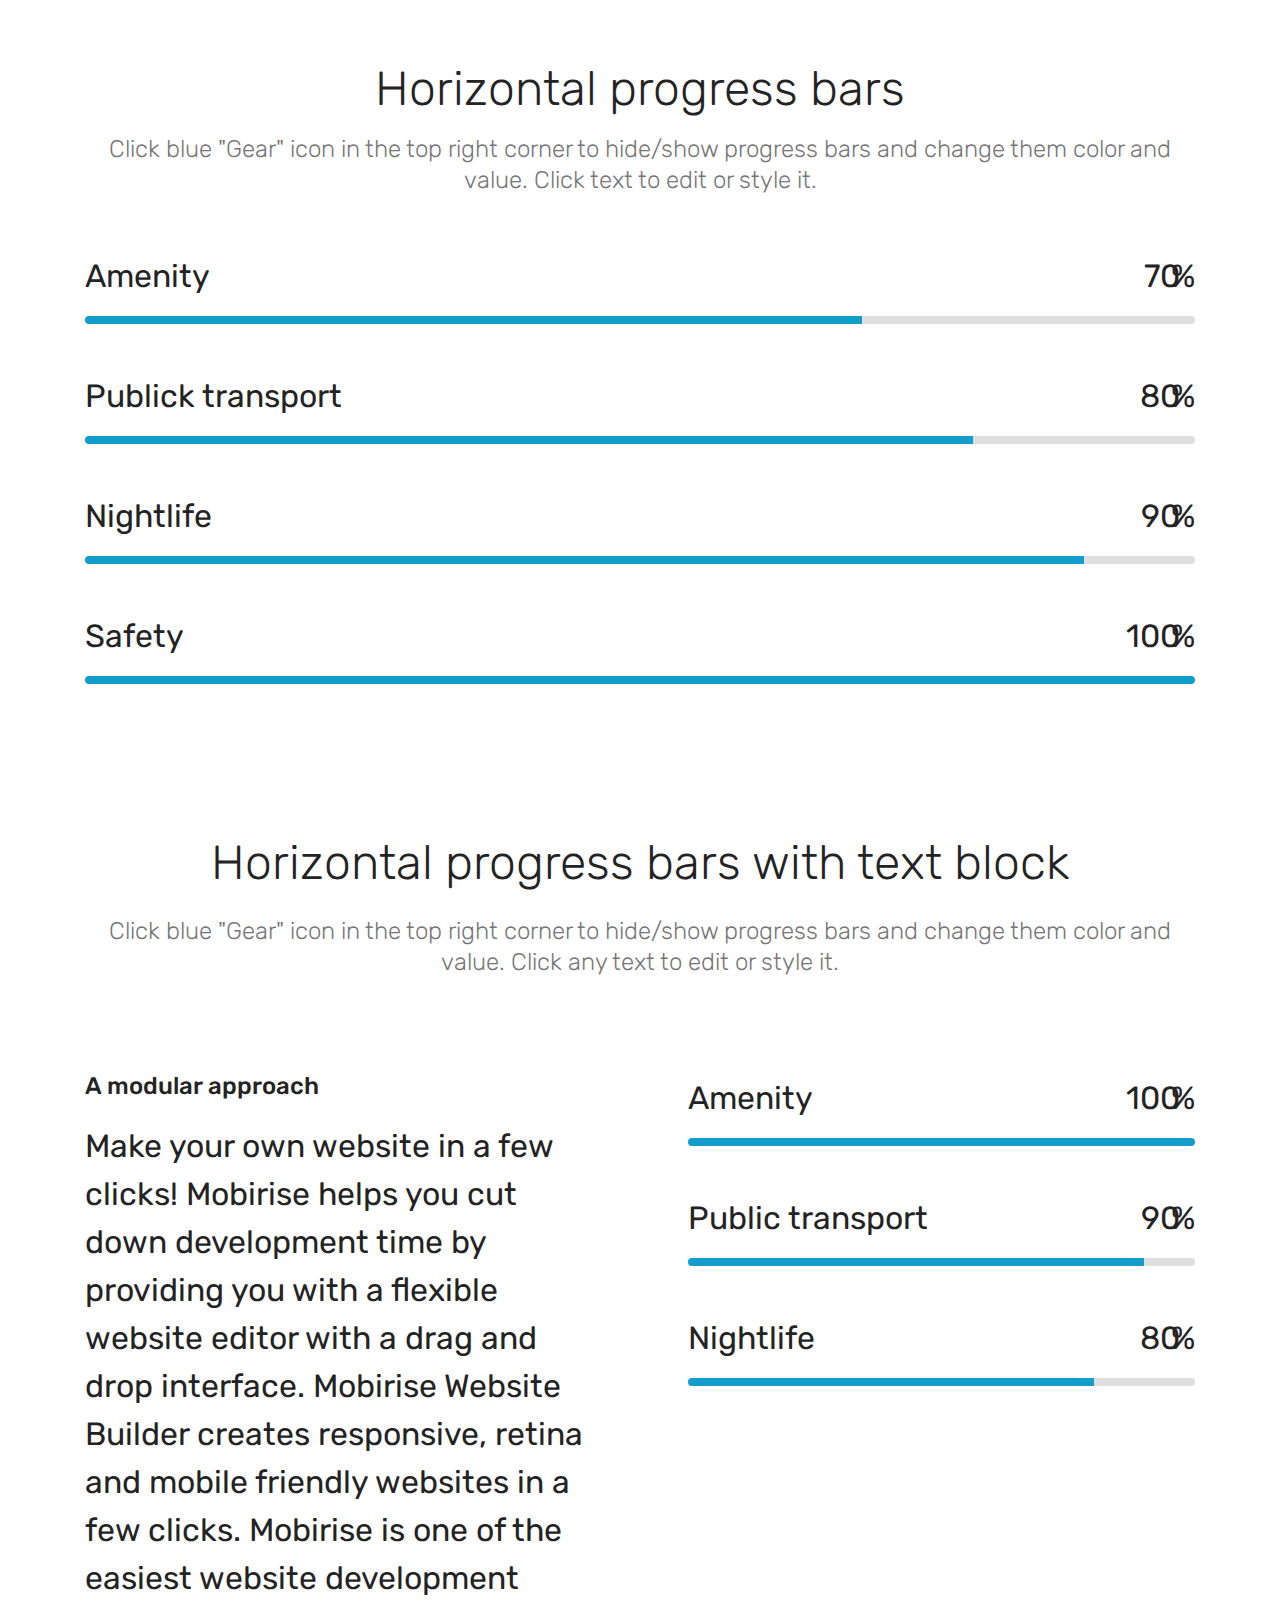
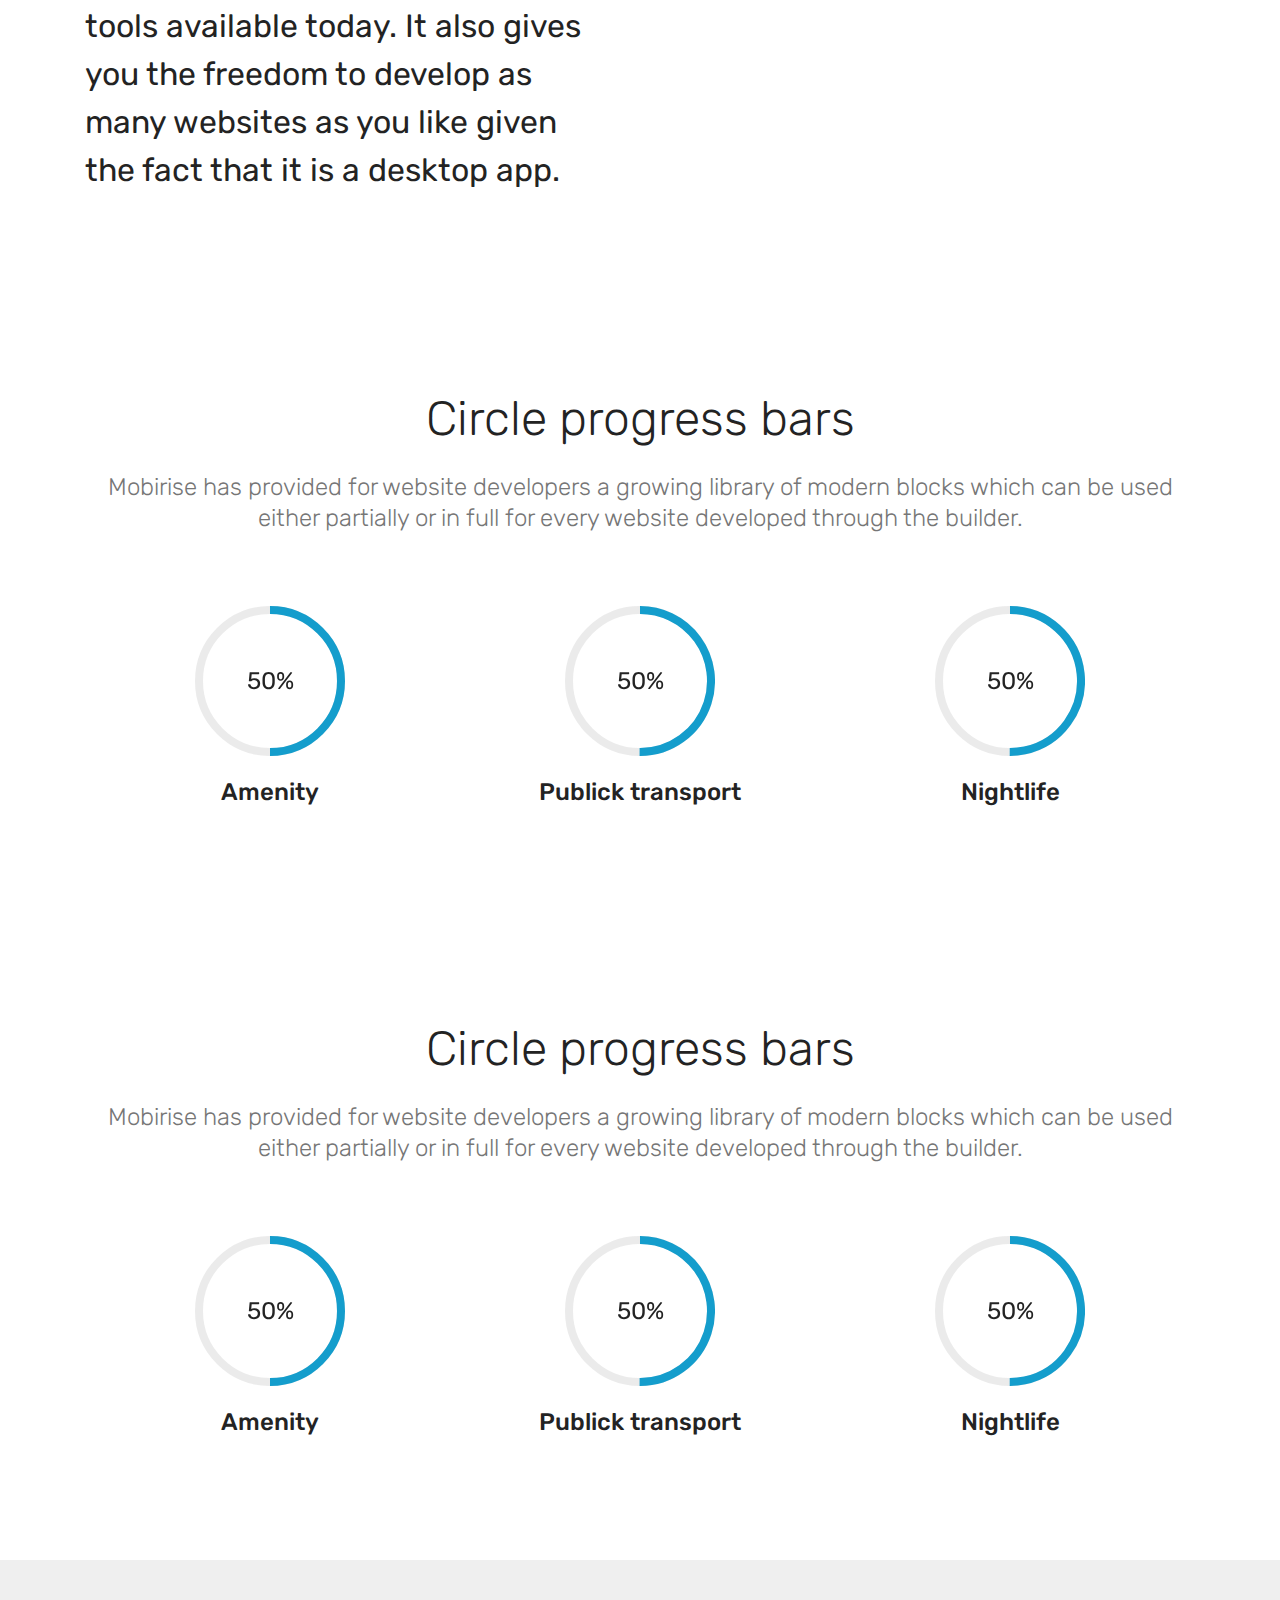
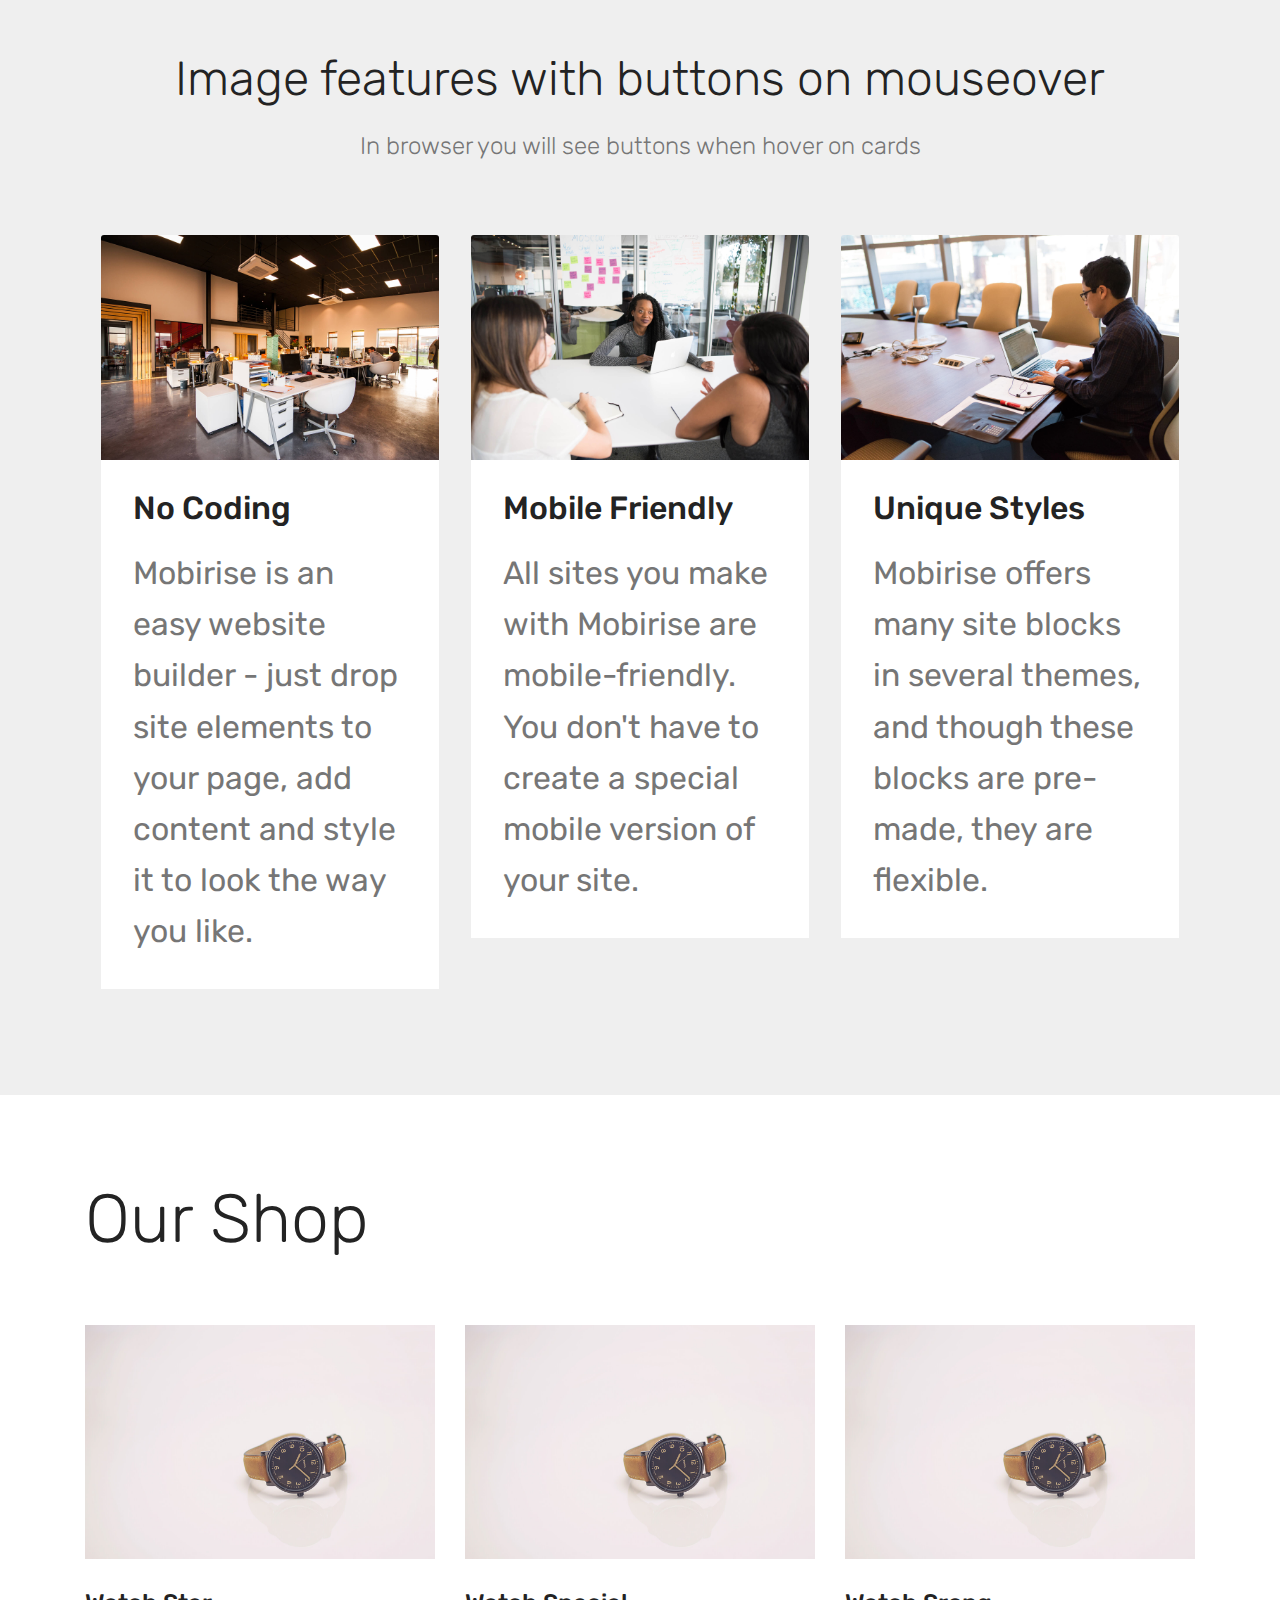
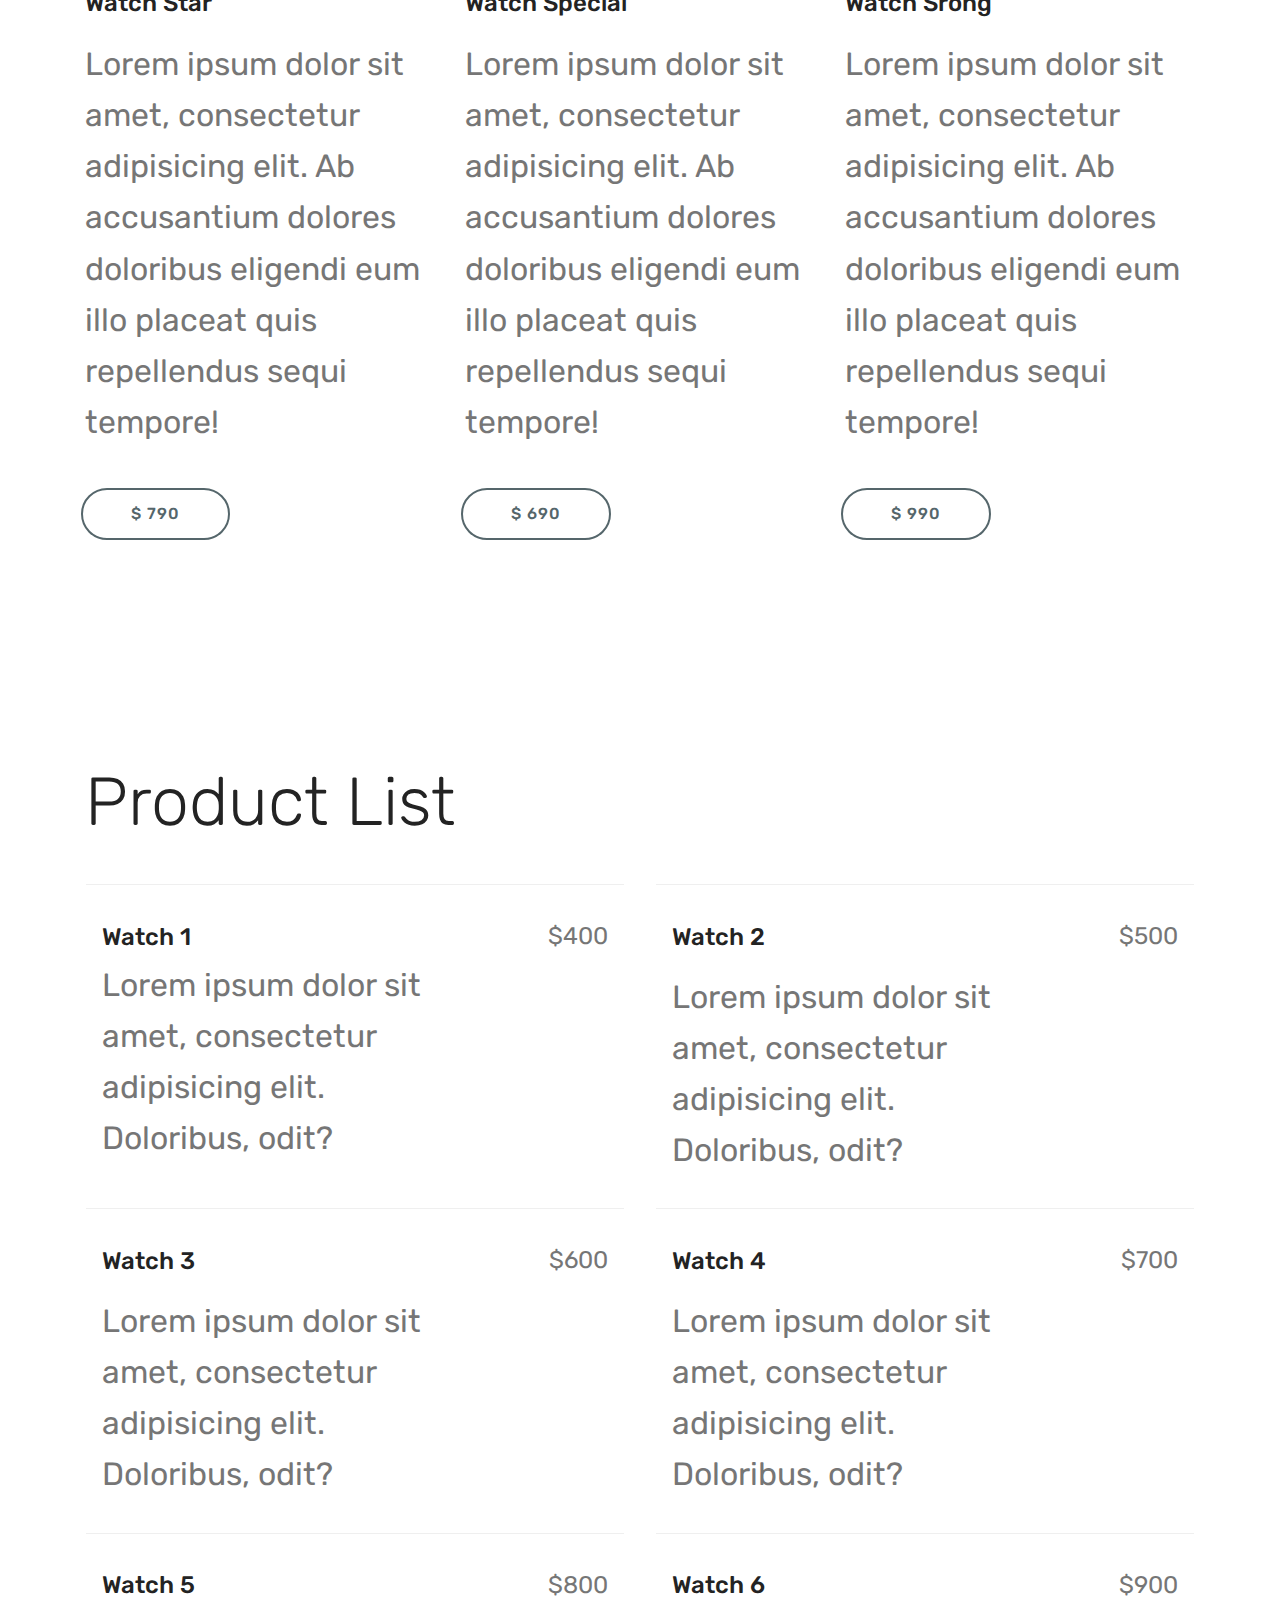
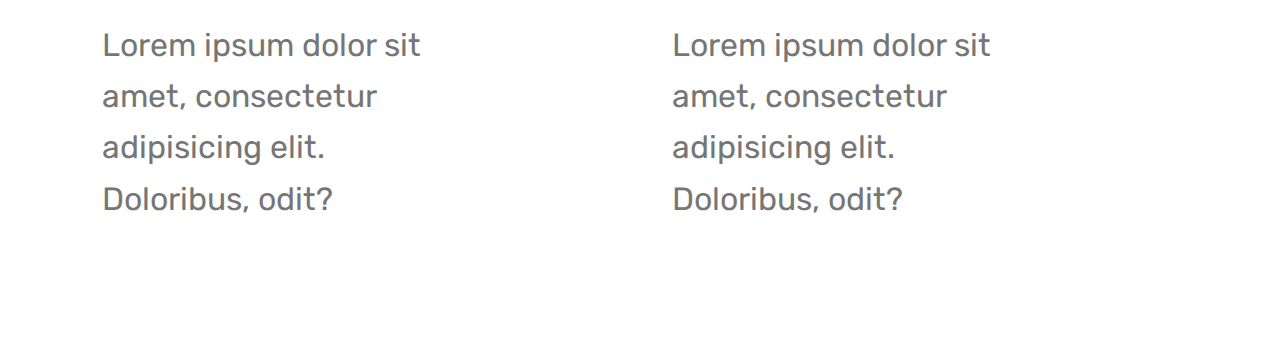
<file: page5.html>
<!DOCTYPE html>
<html >
<head>
  <!-- Site made with Mobirise Website Builder v4.9.5, https://mobirise.com -->
  <meta charset="UTF-8">
  <meta http-equiv="X-UA-Compatible" content="IE=edge">
  <meta name="generator" content="Mobirise v4.9.5, mobirise.com">
  <meta name="viewport" content="width=device-width, initial-scale=1, minimum-scale=1">
  <link rel="shortcut icon" href="assets/images/logo4.png" type="image/x-icon">
  <meta name="description" content="Web Builder Description">
  <title>Page 5</title>
  <link rel="stylesheet" href="assets/tether/tether.min.css">
  <link rel="stylesheet" href="assets/bootstrap/css/bootstrap.min.css">
  <link rel="stylesheet" href="assets/bootstrap/css/bootstrap-grid.min.css">
  <link rel="stylesheet" href="assets/bootstrap/css/bootstrap-reboot.min.css">
  <link rel="stylesheet" href="assets/as-pie-progress/css/progress.min.css">
  <link rel="stylesheet" href="assets/theme/css/style.css">
  <link rel="stylesheet" href="assets/mobirise/css/mbr-additional.css" type="text/css">
  
  
  
</head>
<body>
  <section class="progress-bars1 cid-rkrWYn14xy" id="progress-bars1-0">
    
    

    

    <div class="container">
        <h2 class="mbr-section-title pb-2 align-center mbr-fonts-style display-2">
            Horizontal progress bars
        </h2>

        <h3 class="mbr-section-subtitle pb-5 mbr-fonts-style display-5">
            Click blue "Gear" icon in the top right corner to hide/show progress bars and change them color and value. Click text to edit or style it.
        </h3>

        <div class="progress_elements">
            <div class="progress1 pb-5">
                <div class="title-wrap">
                    <div class="progressbar-title mbr-fonts-style display-7">
                        <p>
                            Amenity
                        </p>
                    </div>
                    <div class="progress_value mbr-fonts-style display-7">
                        <div class="progressbar-number"></div>
                        <span>%</span>
                    </div>
                </div>
                <progress class="progress progress-primary" max="100" value="70">
                </progress>
            </div>
            
            <div class="progress2 pb-5">
                <div class="title-wrap">
                    <div class="progressbar-title mbr-fonts-style display-7">
                        <p>
                           Publick transport
                        </p>
                    </div>
                <div class="progress_value mbr-fonts-style display-7">
                    <div class="progressbar-number"></div>
                    <span>%</span>
                </div>
                </div>
                <progress class="progress progress-primary" max="100" value="80">
                </progress>
            </div>
            
            <div class="progress3 pb-5">
                <div class="title-wrap">
                    <div class="progressbar-title mbr-fonts-style display-7">
                        <p>
                            Nightlife
                        </p>
                    </div>
                    <div class="progress_value mbr-fonts-style display-7">
                        <div class="progressbar-number"></div>
                        <span>%</span>
                    </div>
                </div>
                <progress class="progress progress-primary" max="100" value="90">
                </progress>
            </div>
            
            <div class="progress4">
                <div class="title-wrap">
                    <div class="progressbar-title mbr-fonts-style display-7">
                        <p>
                            Safety
                        </p>
                    </div>
                <div class="progress_value mbr-fonts-style display-7">
                    <div class="progressbar-number"></div>
                    <span>%</span>
                </div>
                </div>
                <progress class="progress progress-primary" max="100" value="100">
                </progress>
            </div>
        </div>
    </div>
</section>

<section class="engine"><a href="https://mobirise.info/s">free bootstrap theme</a></section><section class="progress-bars2 cid-rkrX08vwpB" id="progress-bars2-1">
    
     

    

    <div class="container">
        <h2 class="mbr-section-title pb-3 align-center mbr-fonts-style display-2">
            Horizontal progress bars with text block
        </h2>

        <h3 class="mbr-section-subtitle mbr-fonts-style display-5">
            Click blue "Gear" icon in the top right corner to hide/show progress bars and change them color and value. Click any text to edit or style it.
        </h3>

        <div class="row pt-5 mt-5">
            <div class="col-md-6 text-elements">
                <h4 class="section-content-title pb-3 align-left mbr-fonts-style display-5">
                    A modular approach  
                </h4>
                <p class="section-content-text align-left mbr-fonts-style display-7">
                    Make your own website in a few clicks! Mobirise helps you cut down development time by providing you with a flexible website editor with a drag and drop interface. Mobirise Website Builder creates responsive, retina and mobile friendly websites in a few clicks. Mobirise is one of the easiest website development tools available today. It also gives you the freedom to develop as many websites as you like given the fact that it is a desktop app.
                </p>
            </div>
            <div class="progress_elements col-md-6">
                <div class="progress1 pb-5">
                    <div class="title-wrap">
                        <div class="progressbar-title mbr-fonts-style display-7">
                            <p>
                                Amenity
                            </p>
                        </div>
                        <div class="progress_value mbr-fonts-style display-7">
                            <div class="progressbar-number">
                            </div>
                            <span>%</span>
                        </div>
                    </div>
                    <progress class="progress progress-primary " max="100" value="100">
                    </progress>
                </div>
                 
                <div class="progress2 pb-5">
                    <div class="title-wrap">
                        <div class="progressbar-title mbr-fonts-style display-7">
                            <p>
                                Public transport
                            </p>
                        </div>
                    <div class="progress_value mbr-fonts-style display-7">
                        <div class="progressbar-number">
                        </div>
                        <span>%</span>
                    </div>
                    </div>
                    <progress class="progress progress-primary" max="100" value="90">
                    </progress>
                </div>
                
                <div class="progress3 pb-5">
                    <div class="title-wrap">
                        <div class="progressbar-title mbr-fonts-style display-7">
                            <p>
                                Nightlife
                            </p>
                        </div>
                    <div class="progress_value mbr-fonts-style display-7">
                        <div class="progressbar-number">
                        </div>
                        <span>%</span>
                    </div>
                    </div>
                    <progress class="progress progress-primary" max="100" value="80">
                    </progress>
                </div>
                
                
            
                
            </div>
        </div>
    </div>
</section>

<section class="progress-bars3 cid-rkrX1d3pBz" id="progress-bars3-2">
 
     

    
    
    <div class="container">
        <h2 class="mbr-section-title pb-3 align-center mbr-fonts-style display-2">
            Circle progress bars
        </h2>

        <h3 class="mbr-section-subtitle mbr-fonts-style display-5">
            Mobirise has provided for website developers a growing library of modern blocks which can be used either partially or in full for every website developed through the builder.
        </h3>
    
        <div class="media-container-row pt-5 mt-2">
            <div class="card p-3 align-center">
                <div class="wrap">
                    <div class="pie_progress progress1" role="progressbar" data-goal="50">
                        <p class="pie_progress__number mbr-fonts-style display-5"></p>
                    </div>
                </div> 
                <div class="mbr-crt-title pt-3">
                    <h4 class="card-title py-2 mbr-fonts-style display-5">
                        Amenity
                    </h4>
                </div>                 
            </div>

            <div class="card p-3 align-center">
                <div class="wrap">
                    <div class="pie_progress progress2" role="progressbar" data-goal="60">
                        <p class="pie_progress__number mbr-fonts-style display-5"></p>
                    </div>
                </div> 
                <div class="mbr-crt-title pt-3">
                    <h4 class="card-title py-2 mbr-fonts-style display-5">
                        Publick transport
                    </h4>
                </div>                 
            </div>

            <div class="card p-3 align-center">
                <div class="wrap">
                    <div class="pie_progress progress3" role="progressbar" data-goal="70">
                        <p class="pie_progress__number mbr-fonts-style display-5"></p>
                    </div>
                </div> 
                <div class="mbr-crt-title pt-3">
                    <h4 class="card-title py-2 mbr-fonts-style display-5">
                        Nightlife
                    </h4>
                </div>                 
            </div>

            

            

            
        </div>
</div></section>

<section class="progress-bars3 cid-rkrX30wkEA" id="progress-bars3-3">
 
     

    
    
    <div class="container">
        <h2 class="mbr-section-title pb-3 align-center mbr-fonts-style display-2">
            Circle progress bars
        </h2>

        <h3 class="mbr-section-subtitle mbr-fonts-style display-5">
            Mobirise has provided for website developers a growing library of modern blocks which can be used either partially or in full for every website developed through the builder.
        </h3>
    
        <div class="media-container-row pt-5 mt-2">
            <div class="card p-3 align-center">
                <div class="wrap">
                    <div class="pie_progress progress1" role="progressbar" data-goal="50">
                        <p class="pie_progress__number mbr-fonts-style display-5"></p>
                    </div>
                </div> 
                <div class="mbr-crt-title pt-3">
                    <h4 class="card-title py-2 mbr-fonts-style display-5">
                        Amenity
                    </h4>
                </div>                 
            </div>

            <div class="card p-3 align-center">
                <div class="wrap">
                    <div class="pie_progress progress2" role="progressbar" data-goal="60">
                        <p class="pie_progress__number mbr-fonts-style display-5"></p>
                    </div>
                </div> 
                <div class="mbr-crt-title pt-3">
                    <h4 class="card-title py-2 mbr-fonts-style display-5">
                        Publick transport
                    </h4>
                </div>                 
            </div>

            <div class="card p-3 align-center">
                <div class="wrap">
                    <div class="pie_progress progress3" role="progressbar" data-goal="70">
                        <p class="pie_progress__number mbr-fonts-style display-5"></p>
                    </div>
                </div> 
                <div class="mbr-crt-title pt-3">
                    <h4 class="card-title py-2 mbr-fonts-style display-5">
                        Nightlife
                    </h4>
                </div>                 
            </div>

            

            

            
        </div>
</div></section>

<section class="features18 popup-btn-cards cid-rkrXeiwgIJ" id="features18-4">

    

    
    <div class="container">
        <h2 class="mbr-section-title pb-3 align-center mbr-fonts-style display-2">
            Image features with buttons on mouseover
        </h2>
        <h3 class="mbr-section-subtitle display-5 align-center mbr-fonts-style mbr-light">
            In browser you will see buttons when hover on cards
        </h3>
        <div class="media-container-row pt-5 ">
            <div class="card p-3 col-12 col-md-6 col-lg-4">
                <div class="card-wrapper ">
                    <div class="card-img">
                        <div class="mbr-overlay"></div>
                        <div class="mbr-section-btn text-center">
                            <a href="https://mobirise.co" class="btn btn-primary display-4">Learn More</a>
                        </div>
                        <img src="assets/images/background1.jpg" alt="Mobirise">
                    </div>
                    <div class="card-box">
                        <h4 class="card-title mbr-fonts-style display-7">
                            No Coding
                        </h4>
                        <p class="mbr-text mbr-fonts-style align-left display-7">
                            Mobirise is an easy website builder - just drop site elements to your page, add content and style it to look the way you like.
                        </p>
                    </div>
                </div>
            </div>
            <div class="card p-3 col-12 col-md-6 col-lg-4">
                <div class="card-wrapper">
                    <div class="card-img">
                        <div class="mbr-overlay"></div>
                        <div class="mbr-section-btn text-center">
                            <a href="https://mobirise.co" class="btn btn-primary display-4">Learn More</a>
                        </div>
                        <img src="assets/images/background2.jpg" alt="Mobirise">
                    </div>
                    <div class="card-box">
                        <h4 class="card-title mbr-fonts-style display-7">
                            Mobile Friendly
                        </h4>
                        <p class="mbr-text mbr-fonts-style display-7">
                           All sites you make with Mobirise are mobile-friendly. You don't have to create a special mobile version of your site.
                        </p>
                    </div>
                </div>
            </div>

            <div class="card p-3 col-12 col-md-6 col-lg-4">
                <div class="card-wrapper">
                    <div class="card-img">
                        <div class="mbr-overlay"></div>
                        <div class="mbr-section-btn text-center">
                            <a href="https://mobirise.co" class="btn btn-primary display-4">Learn More</a>
                        </div>
                        <img src="assets/images/background3.jpg" alt="Mobirise">
                    </div>
                    <div class="card-box">
                        <h4 class="card-title mbr-fonts-style display-7">
                            Unique Styles
                        </h4>
                        <p class="mbr-text mbr-fonts-style display-7">
                            Mobirise offers many site blocks in several themes, and though these blocks are pre-made, they are flexible.
                        </p>
                    </div>
                </div>
            </div>

            
        </div>
    </div>
</section>

<section class="services1 cid-rkrXhoCvKe" id="services1-5">
    <!---->
    
    <!---->
    <!--Overlay-->
    
    <!--Container-->
    <div class="container">
        <div class="row justify-content-center">
            <!--Titles-->
            <div class="title pb-5 col-12">
                <h2 class="align-left pb-3 mbr-fonts-style display-1">
                    Our Shop
                </h2>
                
            </div>
            <!--Card-1-->
            <div class="card col-12 col-md-6 col-lg-4">
                <div class="card-wrapper">
                    <div class="card-img">
                        <img src="assets/images/product1.jpg" alt="Mobirise">
                    </div>
                    <div class="card-box pb-md-5">
                        <h4 class="card-title mbr-fonts-style display-5">
                            Watch Star
                        </h4>
                        <p class="mbr-text mbr-fonts-style display-7">
                            Lorem ipsum dolor sit amet, consectetur adipisicing elit. Ab accusantium dolores doloribus
                            eligendi eum illo placeat quis repellendus sequi tempore!
                        </p>
                        <!--Btn-->
                        <div class="mbr-section-btn align-left">
                            <a href="https://mobirise.co" class="btn btn-warning-outline display-4">
                                $ 790
                            </a>
                        </div>
                    </div>
                </div>
            </div>
            <!--Card-2-->
            <div class="card col-12 col-md-6 col-lg-4">
                <div class="card-wrapper">
                    <div class="card-img">
                        <img src="assets/images/product1.jpg" alt="Mobirise">
                    </div>
                    <div class="card-box pb-md-5">
                        <h4 class="card-title mbr-fonts-style display-5">
                            Watch Special
                        </h4>
                        <p class="mbr-text mbr-fonts-style display-7">
                            Lorem ipsum dolor sit amet, consectetur adipisicing elit. Ab accusantium dolores doloribus
                            eligendi eum illo placeat quis repellendus sequi tempore!
                        </p>
                        <!--Btn-->
                        <div class="mbr-section-btn align-left">
                            <a href="https://mobirise.co" class="btn btn-warning-outline display-4">
                                $ 690
                            </a>
                        </div>
                    </div>
                </div>
            </div>
            <!--Card-3-->
            <div class="card col-12 col-md-6 col-lg-4 last-child">
                <div class="card-wrapper">
                    <div class="card-img">
                        <img src="assets/images/product1.jpg" alt="Mobirise">
                    </div>
                    <div class="card-box">
                        <h4 class="card-title mbr-fonts-style display-5">
                            Watch Srong
                        </h4>
                        <p class="mbr-text mbr-fonts-style display-7">
                            Lorem ipsum dolor sit amet, consectetur adipisicing elit. Ab accusantium dolores doloribus
                            eligendi eum illo placeat quis repellendus sequi tempore!
                        </p>
                        <!--Btn-->
                        <div class="mbr-section-btn align-left">
                            <a href="https://mobirise.co" class="btn btn-warning-outline display-4">
                                $ 990
                            </a>
                        </div>
                    </div>
                </div>
            </div>
            <!--Card-4-->
            
        </div>
    </div>
</section>

<section class="services3 cid-rkrXj0FADo" id="services3-6">
    <!---->
    
    <!---->
    <!--Overlay-->
    
    <!--Container-->
    <div class="container">
        <div class="row">
            <!--Titles-->
            <div class="title pb-5 col-12">
                <h2 class="align-left mbr-fonts-style display-1">
                    Product List
                </h2>
                
            </div>
            <!--Card-1-->
            <div class="card px-3 col-12 col-md-6">
                <div class="card-wrapper media-container-row media-container-row">
                    <div class="card-box">
                        <div class="top-line pb-1">
                            <h4 class="card-title mbr-fonts-style display-5">
                                Watch 1
                            </h4>
                            <p class="mbr-text card-title cost mbr-fonts-style m-0 display-5">
                                $400
                            </p>
                        </div>
                        <div class="bottom-line">
                            <p class="mbr-text mbr-fonts-style display-7">
                                Lorem ipsum dolor sit amet, consectetur adipisicing elit. Doloribus, odit?
                            </p>
                        </div>
                    </div>
                </div>
            </div>
            <!--Card-2-->
            <div class="card px-3 col-12 col-md-6">
                <div class="card-wrapper media-container-row media-container-row">
                    <div class="card-box">
                        <div class="top-line pb-3">
                            <h4 class="card-title mbr-fonts-style display-5">
                                Watch 2
                            </h4>
                            <p class="mbr-text card-title cost mbr-fonts-style m-0 display-5">
                                $500
                            </p>
                        </div>
                        <div class="bottom-line">
                            <p class="mbr-text mbr-fonts-style display-7">
                                Lorem ipsum dolor sit amet, consectetur adipisicing elit. Doloribus, odit?
                            </p>
                        </div>
                    </div>
                </div>
            </div>
            <!--Card-3-->
            <div class="card px-3 col-12 col-md-6">
                <div class="card-wrapper media-container-row media-container-row">
                    <div class="card-box">
                        <div class="top-line pb-3">
                            <h4 class="card-title mbr-fonts-style display-5">
                                Watch 3
                            </h4>
                            <p class="mbr-text card-title cost mbr-fonts-style m-0 display-5">
                                $600
                            </p>
                        </div>
                        <div class="bottom-line">
                            <p class="mbr-text mbr-fonts-style display-7">
                                Lorem ipsum dolor sit amet, consectetur adipisicing elit. Doloribus, odit?
                            </p>
                        </div>
                    </div>
                </div>
            </div>
            <!--Card-4-->
            <div class="card px-3 col-12 col-md-6">
                <div class="card-wrapper media-container-row media-container-row">
                    <div class="card-box">
                        <div class="top-line pb-3">
                            <h4 class="card-title mbr-fonts-style display-5">
                                Watch 4
                            </h4>
                            <p class="mbr-text card-title cost mbr-fonts-style m-0 display-5">
                                $700
                            </p>
                        </div>
                        <div class="bottom-line">
                            <p class="mbr-text mbr-fonts-style display-7">
                                Lorem ipsum dolor sit amet, consectetur adipisicing elit. Doloribus, odit?
                            </p>
                        </div>
                    </div>
                </div>
            </div>
            <!--Card-5-->
            <div class="card px-3 col-12 col-md-6">
                <div class="card-wrapper media-container-row media-container-row">
                    <div class="card-box">
                        <div class="top-line pb-3">
                            <h4 class="card-title mbr-fonts-style display-5">
                                Watch 5
                            </h4>
                            <p class="mbr-text card-title cost mbr-fonts-style m-0 display-5">
                                $800
                            </p>
                        </div>
                        <div class="bottom-line">
                            <p class="mbr-text mbr-fonts-style display-7">
                                Lorem ipsum dolor sit amet, consectetur adipisicing elit. Doloribus, odit?
                            </p>
                        </div>
                    </div>
                </div>
            </div>
            <!--Card-6-->
            <div class="card px-3 col-12 col-md-6">
                <div class="card-wrapper media-container-row media-container-row">
                    <div class="card-box">
                        <div class="top-line pb-3">
                            <h4 class="card-title mbr-fonts-style display-5">
                                Watch 6
                            </h4>
                            <p class="mbr-text card-title cost mbr-fonts-style m-0 display-5">
                                $900
                            </p>
                        </div>
                        <div class="bottom-line">
                            <p class="mbr-text mbr-fonts-style display-7">
                                Lorem ipsum dolor sit amet, consectetur adipisicing elit. Doloribus, odit?
                            </p>
                        </div>
                    </div>
                </div>
            </div>
            <!--Card-7-->
            
            <!--Card-8-->
            
            <!--Card-9-->
            
            <!--Card-10-->
            
            <!--Card-11-->
            
            <!--Card-12-->
            
        </div>
    </div>
</section>


  <script src="assets/web/assets/jquery/jquery.min.js"></script>
  <script src="assets/popper/popper.min.js"></script>
  <script src="assets/tether/tether.min.js"></script>
  <script src="assets/bootstrap/js/bootstrap.min.js"></script>
  <script src="assets/smoothscroll/smooth-scroll.js"></script>
  <script src="assets/as-pie-progress/jquery-as-pie-progress.min.js"></script>
  <script src="assets/mbr-popup-btns/mbr-popup-btns.js"></script>
  <script src="assets/theme/js/script.js"></script>
  
  
</body>
</html>
</file>
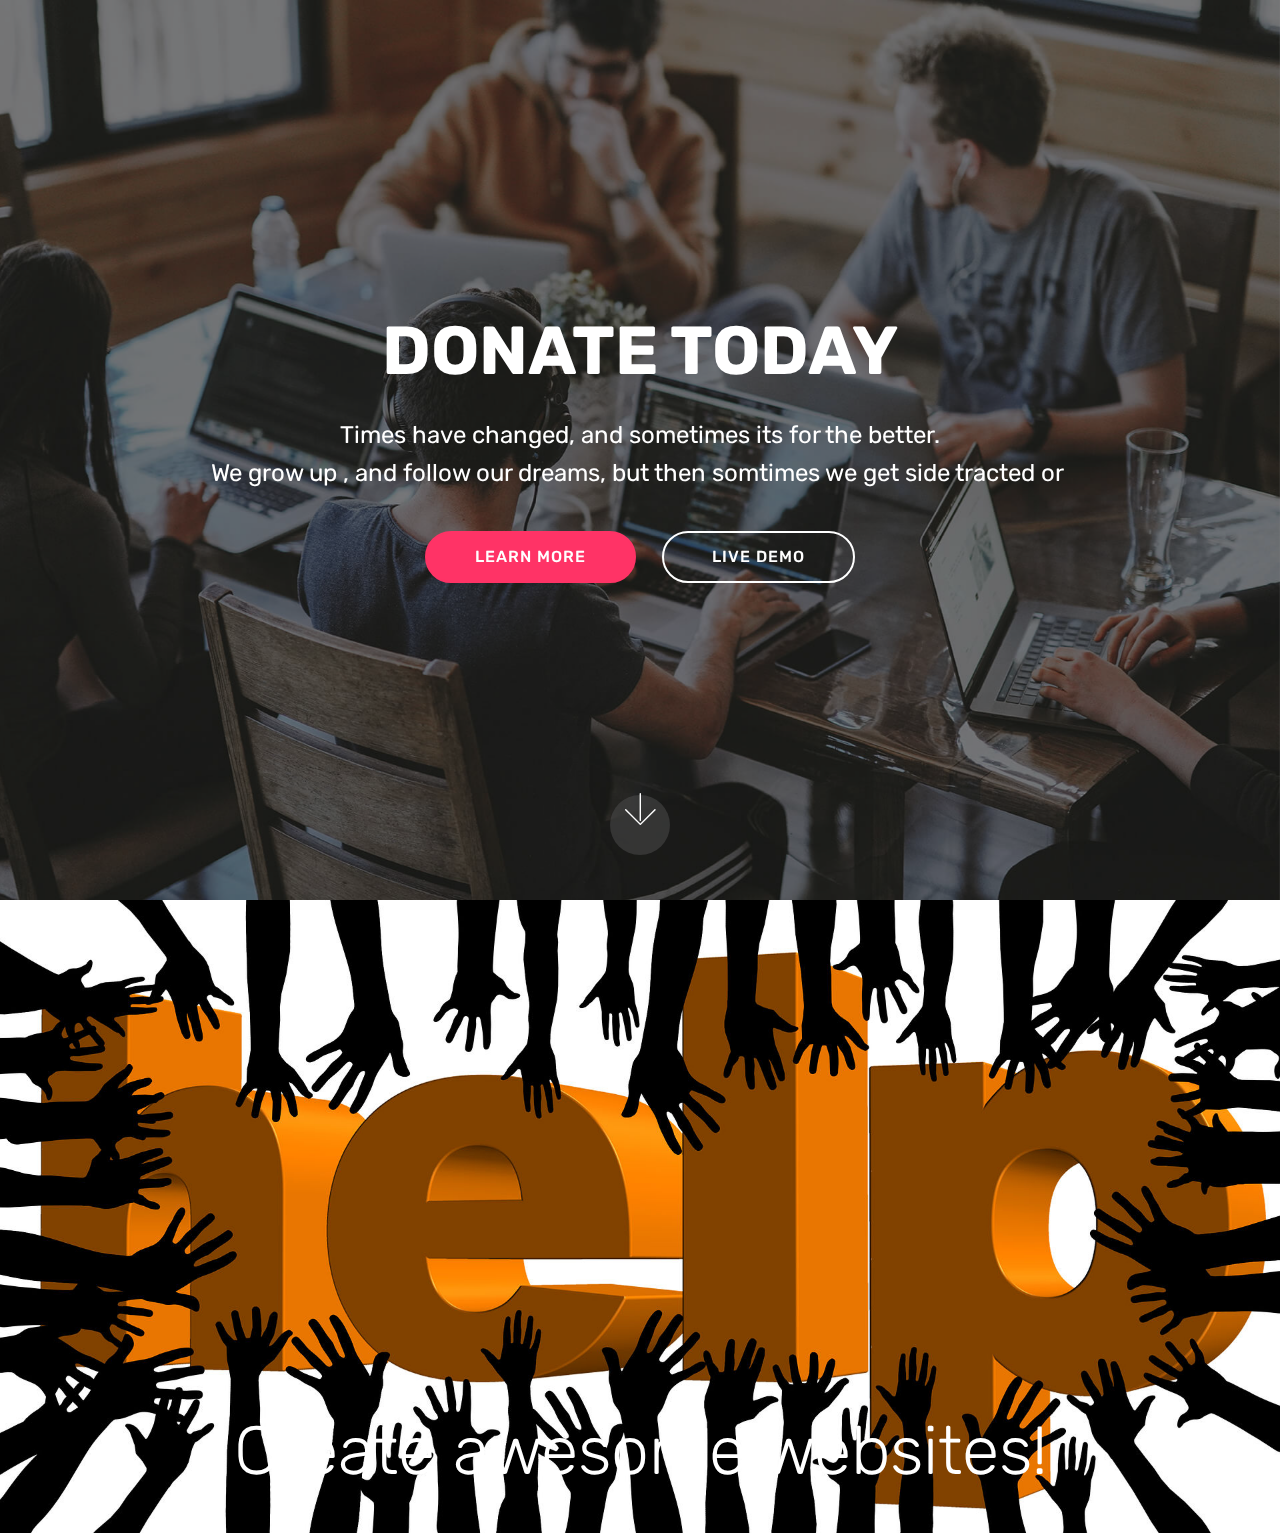
<file: page6.html>
<!DOCTYPE html>
<html >
<head>
  <!-- Site made with Mobirise Website Builder v4.9.5, https://mobirise.com -->
  <meta charset="UTF-8">
  <meta http-equiv="X-UA-Compatible" content="IE=edge">
  <meta name="generator" content="Mobirise v4.9.5, mobirise.com">
  <meta name="viewport" content="width=device-width, initial-scale=1, minimum-scale=1">
  <link rel="shortcut icon" href="assets/images/logo4.png" type="image/x-icon">
  <meta name="description" content="Website Builder Description">
  <title>The Family Purse Donation</title>
  <link rel="stylesheet" href="assets/web/assets/mobirise-icons/mobirise-icons.css">
  <link rel="stylesheet" href="assets/tether/tether.min.css">
  <link rel="stylesheet" href="assets/bootstrap/css/bootstrap.min.css">
  <link rel="stylesheet" href="assets/bootstrap/css/bootstrap-grid.min.css">
  <link rel="stylesheet" href="assets/bootstrap/css/bootstrap-reboot.min.css">
  <link rel="stylesheet" href="assets/theme/css/style.css">
  <link rel="stylesheet" href="assets/mobirise/css/mbr-additional.css" type="text/css">
  
  
  
</head>
<body>
  <section class="cid-rmTzaiVi2o mbr-fullscreen mbr-parallax-background" id="header2-1f">

    

    <div class="mbr-overlay" style="opacity: 0.5; background-color: rgb(35, 35, 35);"></div>

    <div class="container align-center">
        <div class="row justify-content-md-center">
            <div class="mbr-white col-md-10">
                <h1 class="mbr-section-title mbr-bold pb-3 mbr-fonts-style display-1">DONATE TODAY</h1>
                
                <p class="mbr-text pb-3 mbr-fonts-style display-5">Times have changed, and sometimes its for the better.<br>We grow up , and follow our dreams, but then somtimes we get side tracted or&nbsp;</p>
                <div class="mbr-section-btn">
                    <a class="btn btn-md btn-secondary display-4" href="https://mobirise.co">LEARN MORE</a>
                    <a class="btn btn-md btn-white-outline display-4" href="https://mobirise.co">LIVE DEMO</a>
                </div>
            </div>
        </div>
    </div>
    <div class="mbr-arrow hidden-sm-down" aria-hidden="true">
        <a href="#next">
            <i class="mbri-down mbr-iconfont"></i>
        </a>
    </div>
</section>

<section class="engine"><a href="https://mobirise.info/s">bootstrap theme</a></section><section class="cid-rmTzh29GDh" id="image2-1g">

    

    <figure class="mbr-figure">
        <div class="image-block" style="width: 100%;">
            <img src="assets/images/mbr-1920x949.jpg" alt="Mobirise" title="">
            <figcaption class="mbr-figure-caption mbr-figure-caption-over">
                <div class="pb-5 px-3 mbr-white align-center mbr-fonts-style display-1">
                    Create awesome websites!
                </div>
            </figcaption>
        </div>
    </figure>
</section>


  <script src="assets/web/assets/jquery/jquery.min.js"></script>
  <script src="assets/popper/popper.min.js"></script>
  <script src="assets/tether/tether.min.js"></script>
  <script src="assets/bootstrap/js/bootstrap.min.js"></script>
  <script src="assets/smoothscroll/smooth-scroll.js"></script>
  <script src="assets/parallax/jarallax.min.js"></script>
  <script src="assets/theme/js/script.js"></script>
  
  
</body>
</html>
</file>
<file: assets/web/assets/mobirise-icons/mobirise-icons.css>
@font-face {
  font-family: 'MobiriseIcons';
  src:  url('mobirise-icons.eot?spat4u');
  src:  url('mobirise-icons.eot?spat4u#iefix') format('embedded-opentype'),
    url('mobirise-icons.ttf?spat4u') format('truetype'),
    url('mobirise-icons.woff?spat4u') format('woff'),
    url('mobirise-icons.svg?spat4u#MobiriseIcons') format('svg');
  font-weight: normal;
  font-style: normal;
}

[class^="mbri-"], [class*=" mbri-"] {
  /* use !important to prevent issues with browser extensions that change fonts */
  font-family: MobiriseIcons !important;
  speak: none;
  font-style: normal;
  font-weight: normal;
  font-variant: normal;
  text-transform: none;
  line-height: 1;

  /* Better Font Rendering =========== */
  -webkit-font-smoothing: antialiased;
  -moz-osx-font-smoothing: grayscale;
}

.mbri-add-submenu:before {
  content: "\e900";
}
.mbri-alert:before {
  content: "\e901";
}
.mbri-align-center:before {
  content: "\e902";
}
.mbri-align-justify:before {
  content: "\e903";
}
.mbri-align-left:before {
  content: "\e904";
}
.mbri-align-right:before {
  content: "\e905";
}
.mbri-android:before {
  content: "\e906";
}
.mbri-apple:before {
  content: "\e907";
}
.mbri-arrow-down:before {
  content: "\e908";
}
.mbri-arrow-next:before {
  content: "\e909";
}
.mbri-arrow-prev:before {
  content: "\e90a";
}
.mbri-arrow-up:before {
  content: "\e90b";
}
.mbri-bold:before {
  content: "\e90c";
}
.mbri-bookmark:before {
  content: "\e90d";
}
.mbri-bootstrap:before {
  content: "\e90e";
}
.mbri-briefcase:before {
  content: "\e90f";
}
.mbri-browse:before {
  content: "\e910";
}
.mbri-bulleted-list:before {
  content: "\e911";
}
.mbri-calendar:before {
  content: "\e912";
}
.mbri-camera:before {
  content: "\e913";
}
.mbri-cart-add:before {
  content: "\e914";
}
.mbri-cart-full:before {
  content: "\e915";
}
.mbri-cash:before {
  content: "\e916";
}
.mbri-change-style:before {
  content: "\e917";
}
.mbri-chat:before {
  content: "\e918";
}
.mbri-clock:before {
  content: "\e919";
}
.mbri-close:before {
  content: "\e91a";
}
.mbri-cloud:before {
  content: "\e91b";
}
.mbri-code:before {
  content: "\e91c";
}
.mbri-contact-form:before {
  content: "\e91d";
}
.mbri-credit-card:before {
  content: "\e91e";
}
.mbri-cursor-click:before {
  content: "\e91f";
}
.mbri-cust-feedback:before {
  content: "\e920";
}
.mbri-database:before {
  content: "\e921";
}
.mbri-delivery:before {
  content: "\e922";
}
.mbri-desktop:before {
  content: "\e923";
}
.mbri-devices:before {
  content: "\e924";
}
.mbri-down:before {
  content: "\e925";
}
.mbri-download:before {
  content: "\e989";
}
.mbri-drag-n-drop:before {
  content: "\e927";
}
.mbri-drag-n-drop2:before {
  content: "\e928";
}
.mbri-edit:before {
  content: "\e929";
}
.mbri-edit2:before {
  content: "\e92a";
}
.mbri-error:before {
  content: "\e92b";
}
.mbri-extension:before {
  content: "\e92c";
}
.mbri-features:before {
  content: "\e92d";
}
.mbri-file:before {
  content: "\e92e";
}
.mbri-flag:before {
  content: "\e92f";
}
.mbri-folder:before {
  content: "\e930";
}
.mbri-gift:before {
  content: "\e931";
}
.mbri-github:before {
  content: "\e932";
}
.mbri-globe:before {
  content: "\e933";
}
.mbri-globe-2:before {
  content: "\e934";
}
.mbri-growing-chart:before {
  content: "\e935";
}
.mbri-hearth:before {
  content: "\e936";
}
.mbri-help:before {
  content: "\e937";
}
.mbri-home:before {
  content: "\e938";
}
.mbri-hot-cup:before {
  content: "\e939";
}
.mbri-idea:before {
  content: "\e93a";
}
.mbri-image-gallery:before {
  content: "\e93b";
}
.mbri-image-slider:before {
  content: "\e93c";
}
.mbri-info:before {
  content: "\e93d";
}
.mbri-italic:before {
  content: "\e93e";
}
.mbri-key:before {
  content: "\e93f";
}
.mbri-laptop:before {
  content: "\e940";
}
.mbri-layers:before {
  content: "\e941";
}
.mbri-left-right:before {
  content: "\e942";
}
.mbri-left:before {
  content: "\e943";
}
.mbri-letter:before {
  content: "\e944";
}
.mbri-like:before {
  content: "\e945";
}
.mbri-link:before {
  content: "\e946";
}
.mbri-lock:before {
  content: "\e947";
}
.mbri-login:before {
  content: "\e948";
}
.mbri-logout:before {
  content: "\e949";
}
.mbri-magic-stick:before {
  content: "\e94a";
}
.mbri-map-pin:before {
  content: "\e94b";
}
.mbri-menu:before {
  content: "\e94c";
}
.mbri-mobile:before {
  content: "\e94d";
}
.mbri-mobile2:before {
  content: "\e94e";
}
.mbri-mobirise:before {
  content: "\e94f";
}
.mbri-more-horizontal:before {
  content: "\e950";
}
.mbri-more-vertical:before {
  content: "\e951";
}
.mbri-music:before {
  content: "\e952";
}
.mbri-new-file:before {
  content: "\e953";
}
.mbri-numbered-list:before {
  content: "\e954";
}
.mbri-opened-folder:before {
  content: "\e955";
}
.mbri-pages:before {
  content: "\e956";
}
.mbri-paper-plane:before {
  content: "\e957";
}
.mbri-paperclip:before {
  content: "\e958";
}
.mbri-photo:before {
  content: "\e959";
}
.mbri-photos:before {
  content: "\e95a";
}
.mbri-pin:before {
  content: "\e95b";
}
.mbri-play:before {
  content: "\e95c";
}
.mbri-plus:before {
  content: "\e95d";
}
.mbri-preview:before {
  content: "\e95e";
}
.mbri-print:before {
  content: "\e95f";
}
.mbri-protect:before {
  content: "\e960";
}
.mbri-question:before {
  content: "\e961";
}
.mbri-quote-left:before {
  content: "\e962";
}
.mbri-quote-right:before {
  content: "\e963";
}
.mbri-refresh:before {
  content: "\e964";
}
.mbri-responsive:before {
  content: "\e965";
}
.mbri-right:before {
  content: "\e966";
}
.mbri-rocket:before {
  content: "\e967";
}
.mbri-sad-face:before {
  content: "\e968";
}
.mbri-sale:before {
  content: "\e969";
}
.mbri-save:before {
  content: "\e96a";
}
.mbri-search:before {
  content: "\e96b";
}
.mbri-setting:before {
  content: "\e96c";
}
.mbri-setting2:before {
  content: "\e96d";
}
.mbri-setting3:before {
  content: "\e96e";
}
.mbri-share:before {
  content: "\e96f";
}
.mbri-shopping-bag:before {
  content: "\e970";
}
.mbri-shopping-basket:before {
  content: "\e971";
}
.mbri-shopping-cart:before {
  content: "\e972";
}
.mbri-sites:before {
  content: "\e973";
}
.mbri-smile-face:before {
  content: "\e974";
}
.mbri-speed:before {
  content: "\e975";
}
.mbri-star:before {
  content: "\e976";
}
.mbri-success:before {
  content: "\e977";
}
.mbri-sun:before {
  content: "\e978";
}
.mbri-sun2:before {
  content: "\e979";
}
.mbri-tablet:before {
  content: "\e97a";
}
.mbri-tablet-vertical:before {
  content: "\e97b";
}
.mbri-target:before {
  content: "\e97c";
}
.mbri-timer:before {
  content: "\e97d";
}
.mbri-to-ftp:before {
  content: "\e97e";
}
.mbri-to-local-drive:before {
  content: "\e97f";
}
.mbri-touch-swipe:before {
  content: "\e980";
}
.mbri-touch:before {
  content: "\e981";
}
.mbri-trash:before {
  content: "\e982";
}
.mbri-underline:before {
  content: "\e983";
}
.mbri-unlink:before {
  content: "\e984";
}
.mbri-unlock:before {
  content: "\e985";
}
.mbri-up-down:before {
  content: "\e986";
}
.mbri-up:before {
  content: "\e987";
}
.mbri-update:before {
  content: "\e988";
}
.mbri-upload:before {
 content: "\e926"; 
}
.mbri-user:before {
  content: "\e98a";
}
.mbri-user2:before {
  content: "\e98b";
}
.mbri-users:before {
  content: "\e98c";
}
.mbri-video:before {
  content: "\e98d";
}
.mbri-video-play:before {
  content: "\e98e";
}
.mbri-watch:before {
  content: "\e98f";
}
.mbri-website-theme:before {
  content: "\e990";
}
.mbri-wifi:before {
  content: "\e991";
}
.mbri-windows:before {
  content: "\e992";
}
.mbri-zoom-out:before {
  content: "\e993";
}
.mbri-redo:before {
  content: "\e994";
}
.mbri-undo:before {
  content: "\e995";
}
</file>
<file: assets/socicon/css/styles.css>
@charset "UTF-8";

@font-face {
  font-family: "socicon";
  src:url("../fonts/socicon.eot");
  src:url("../fonts/socicon.eot?#iefix") format("embedded-opentype"),
    url("../fonts/socicon.woff") format("woff"),
    url("../fonts/socicon.ttf") format("truetype"),
    url("../fonts/socicon.svg#socicon") format("svg");
  font-weight: normal;
  font-style: normal;

}

[data-icon]:before {
  font-family: "socicon" !important;
  content: attr(data-icon);
  font-style: normal !important;
  font-weight: normal !important;
  font-variant: normal !important;
  text-transform: none !important;
  speak: none;
  line-height: 1;
  -webkit-font-smoothing: antialiased;
  -moz-osx-font-smoothing: grayscale;
}

[class^="socicon-"]:before,
[class*=" socicon-"]:before {
  font-family: "socicon" !important;
  font-style: normal !important;
  font-weight: normal !important;
  font-variant: normal !important;
  text-transform: none !important;
  speak: none;
  line-height: 1;
  -webkit-font-smoothing: antialiased;
  -moz-osx-font-smoothing: grayscale;
}

.socicon-modelmayhem:before {
  content: "\e000";
}
.socicon-mixcloud:before {
  content: "\e001";
}
.socicon-drupal:before {
  content: "\e002";
}
.socicon-swarm:before {
  content: "\e003";
}
.socicon-istock:before {
  content: "\e004";
}
.socicon-yammer:before {
  content: "\e005";
}
.socicon-ello:before {
  content: "\e006";
}
.socicon-stackoverflow:before {
  content: "\e007";
}
.socicon-persona:before {
  content: "\e008";
}
.socicon-triplej:before {
  content: "\e009";
}
.socicon-houzz:before {
  content: "\e00a";
}
.socicon-rss:before {
  content: "\e00b";
}
.socicon-paypal:before {
  content: "\e00c";
}
.socicon-odnoklassniki:before {
  content: "\e00d";
}
.socicon-airbnb:before {
  content: "\e00e";
}
.socicon-periscope:before {
  content: "\e00f";
}
.socicon-outlook:before {
  content: "\e010";
}
.socicon-coderwall:before {
  content: "\e011";
}
.socicon-tripadvisor:before {
  content: "\e012";
}
.socicon-appnet:before {
  content: "\e013";
}
.socicon-goodreads:before {
  content: "\e014";
}
.socicon-tripit:before {
  content: "\e015";
}
.socicon-lanyrd:before {
  content: "\e016";
}
.socicon-slideshare:before {
  content: "\e017";
}
.socicon-buffer:before {
  content: "\e018";
}
.socicon-disqus:before {
  content: "\e019";
}
.socicon-vkontakte:before {
  content: "\e01a";
}
.socicon-whatsapp:before {
  content: "\e01b";
}
.socicon-patreon:before {
  content: "\e01c";
}
.socicon-storehouse:before {
  content: "\e01d";
}
.socicon-pocket:before {
  content: "\e01e";
}
.socicon-mail:before {
  content: "\e01f";
}
.socicon-blogger:before {
  content: "\e020";
}
.socicon-technorati:before {
  content: "\e021";
}
.socicon-reddit:before {
  content: "\e022";
}
.socicon-dribbble:before {
  content: "\e023";
}
.socicon-stumbleupon:before {
  content: "\e024";
}
.socicon-digg:before {
  content: "\e025";
}
.socicon-envato:before {
  content: "\e026";
}
.socicon-behance:before {
  content: "\e027";
}
.socicon-delicious:before {
  content: "\e028";
}
.socicon-deviantart:before {
  content: "\e029";
}
.socicon-forrst:before {
  content: "\e02a";
}
.socicon-play:before {
  content: "\e02b";
}
.socicon-zerply:before {
  content: "\e02c";
}
.socicon-wikipedia:before {
  content: "\e02d";
}
.socicon-apple:before {
  content: "\e02e";
}
.socicon-flattr:before {
  content: "\e02f";
}
.socicon-github:before {
  content: "\e030";
}
.socicon-renren:before {
  content: "\e031";
}
.socicon-friendfeed:before {
  content: "\e032";
}
.socicon-newsvine:before {
  content: "\e033";
}
.socicon-identica:before {
  content: "\e034";
}
.socicon-bebo:before {
  content: "\e035";
}
.socicon-zynga:before {
  content: "\e036";
}
.socicon-steam:before {
  content: "\e037";
}
.socicon-xbox:before {
  content: "\e038";
}
.socicon-windows:before {
  content: "\e039";
}
.socicon-qq:before {
  content: "\e03a";
}
.socicon-douban:before {
  content: "\e03b";
}
.socicon-meetup:before {
  content: "\e03c";
}
.socicon-playstation:before {
  content: "\e03d";
}
.socicon-android:before {
  content: "\e03e";
}
.socicon-snapchat:before {
  content: "\e03f";
}
.socicon-twitter:before {
  content: "\e040";
}
.socicon-facebook:before {
  content: "\e041";
}
.socicon-googleplus:before {
  content: "\e042";
}
.socicon-pinterest:before {
  content: "\e043";
}
.socicon-foursquare:before {
  content: "\e044";
}
.socicon-yahoo:before {
  content: "\e045";
}
.socicon-skype:before {
  content: "\e046";
}
.socicon-yelp:before {
  content: "\e047";
}
.socicon-feedburner:before {
  content: "\e048";
}
.socicon-linkedin:before {
  content: "\e049";
}
.socicon-viadeo:before {
  content: "\e04a";
}
.socicon-xing:before {
  content: "\e04b";
}
.socicon-myspace:before {
  content: "\e04c";
}
.socicon-soundcloud:before {
  content: "\e04d";
}
.socicon-spotify:before {
  content: "\e04e";
}
.socicon-grooveshark:before {
  content: "\e04f";
}
.socicon-lastfm:before {
  content: "\e050";
}
.socicon-youtube:before {
  content: "\e051";
}
.socicon-vimeo:before {
  content: "\e052";
}
.socicon-dailymotion:before {
  content: "\e053";
}
.socicon-vine:before {
  content: "\e054";
}
.socicon-flickr:before {
  content: "\e055";
}
.socicon-500px:before {
  content: "\e056";
}
.socicon-wordpress:before {
  content: "\e058";
}
.socicon-tumblr:before {
  content: "\e059";
}
.socicon-twitch:before {
  content: "\e05a";
}
.socicon-8tracks:before {
  content: "\e05b";
}
.socicon-amazon:before {
  content: "\e05c";
}
.socicon-icq:before {
  content: "\e05d";
}
.socicon-smugmug:before {
  content: "\e05e";
}
.socicon-ravelry:before {
  content: "\e05f";
}
.socicon-weibo:before {
  content: "\e060";
}
.socicon-baidu:before {
  content: "\e061";
}
.socicon-angellist:before {
  content: "\e062";
}
.socicon-ebay:before {
  content: "\e063";
}
.socicon-imdb:before {
  content: "\e064";
}
.socicon-stayfriends:before {
  content: "\e065";
}
.socicon-residentadvisor:before {
  content: "\e066";
}
.socicon-google:before {
  content: "\e067";
}
.socicon-yandex:before {
  content: "\e068";
}
.socicon-sharethis:before {
  content: "\e069";
}
.socicon-bandcamp:before {
  content: "\e06a";
}
.socicon-itunes:before {
  content: "\e06b";
}
.socicon-deezer:before {
  content: "\e06c";
}
.socicon-telegram:before {
  content: "\e06e";
}
.socicon-openid:before {
  content: "\e06f";
}
.socicon-amplement:before {
  content: "\e070";
}
.socicon-viber:before {
  content: "\e071";
}
.socicon-zomato:before {
  content: "\e072";
}
.socicon-draugiem:before {
  content: "\e074";
}
.socicon-endomodo:before {
  content: "\e075";
}
.socicon-filmweb:before {
  content: "\e076";
}
.socicon-stackexchange:before {
  content: "\e077";
}
.socicon-wykop:before {
  content: "\e078";
}
.socicon-teamspeak:before {
  content: "\e079";
}
.socicon-teamviewer:before {
  content: "\e07a";
}
.socicon-ventrilo:before {
  content: "\e07b";
}
.socicon-younow:before {
  content: "\e07c";
}
.socicon-raidcall:before {
  content: "\e07d";
}
.socicon-mumble:before {
  content: "\e07e";
}
.socicon-medium:before {
  content: "\e06d";
}
.socicon-bebee:before {
  content: "\e07f";
}
.socicon-hitbox:before {
  content: "\e080";
}
.socicon-reverbnation:before {
  content: "\e081";
}
.socicon-formulr:before {
  content: "\e082";
}
.socicon-instagram:before {
  content: "\e057";
}
.socicon-battlenet:before {
  content: "\e083";
}
.socicon-chrome:before {
  content: "\e084";
}
.socicon-discord:before {
  content: "\e086";
}
.socicon-issuu:before {
  content: "\e087";
}
.socicon-macos:before {
  content: "\e088";
}
.socicon-firefox:before {
  content: "\e089";
}
.socicon-opera:before {
  content: "\e08d";
}
.socicon-keybase:before {
  content: "\e090";
}
.socicon-alliance:before {
  content: "\e091";
}
.socicon-livejournal:before {
  content: "\e092";
}
.socicon-googlephotos:before {
  content: "\e093";
}
.socicon-horde:before {
  content: "\e094";
}
.socicon-etsy:before {
  content: "\e095";
}
.socicon-zapier:before {
  content: "\e096";
}
.socicon-google-scholar:before {
  content: "\e097";
}
.socicon-researchgate:before {
  content: "\e098";
}
.socicon-wechat:before {
  content: "\e099";
}
.socicon-strava:before {
  content: "\e09a";
}
.socicon-line:before {
  content: "\e09b";
}
.socicon-lyft:before {
  content: "\e09c";
}
.socicon-uber:before {
  content: "\e09d";
}
.socicon-songkick:before {
  content: "\e09e";
}
.socicon-viewbug:before {
  content: "\e09f";
}
.socicon-googlegroups:before {
  content: "\e0a0";
}
.socicon-quora:before {
  content: "\e073";
}
.socicon-diablo:before {
  content: "\e085";
}
.socicon-blizzard:before {
  content: "\e0a1";
}
.socicon-hearthstone:before {
  content: "\e08b";
}
.socicon-heroes:before {
  content: "\e08a";
}
.socicon-overwatch:before {
  content: "\e08c";
}
.socicon-warcraft:before {
  content: "\e08e";
}
.socicon-starcraft:before {
  content: "\e08f";
}
.socicon-beam:before {
  content: "\e0a2";
}
.socicon-curse:before {
  content: "\e0a3";
}
.socicon-player:before {
  content: "\e0a4";
}
.socicon-streamjar:before {
  content: "\e0a5";
}
.socicon-nintendo:before {
  content: "\e0a6";
}
.socicon-hellocoton:before {
  content: "\e0a7";
}
</file>
<file: assets/theme/css/style.css>
/*!
 * Mobirise v4 theme (https://mobirise.com/)
 * Copyright 2017 Mobirise
 */
section {
  background-color: #eeeeee; }

section,
.container,
.container-fluid {
  position: relative;
  word-wrap: break-word; }

a.mbr-iconfont:hover {
  text-decoration: none; }

.article .lead p, .article .lead ul, .article .lead ol, .article .lead pre, .article .lead blockquote {
  margin-bottom: 0; }

a {
  font-style: normal;
  font-weight: 400;
  cursor: pointer; }
  a, a:hover {
    text-decoration: none; }

figure {
  margin-bottom: 0; }

body {
  color: #232323; }

h1, h2, h3, h4, h5, h6,
.h1, .h2, .h3, .h4, .h5, .h6,
.display-1, .display-2, .display-3, .display-4 {
  line-height: 1;
  word-break: break-word;
  word-wrap: break-word; }

b, strong {
  font-weight: bold; }

blockquote {
  padding: 10px 0 10px 20px;
  position: relative;
  border-left: 2px solid;
  border-color: #ff3366; }

input:-webkit-autofill, input:-webkit-autofill:hover, input:-webkit-autofill:focus, input:-webkit-autofill:active {
  transition-delay: 9999s;
  transition-property: background-color, color; }

textarea[type="hidden"] {
  display: none; }

body {
  position: relative; }

section {
  background-position: 50% 50%;
  background-repeat: no-repeat;
  background-size: cover; }
  section .mbr-background-video,
  section .mbr-background-video-preview {
    position: absolute;
    bottom: 0;
    left: 0;
    right: 0;
    top: 0; }

.hidden {
  visibility: hidden; }

.mbr-z-index20 {
  z-index: 20; }

/*! Base colors */
.mbr-white {
  color: #ffffff; }

.mbr-black {
  color: #000000; }

.mbr-bg-white {
  background-color: #ffffff; }

.mbr-bg-black {
  background-color: #000000; }

/*! Text-aligns */
.align-left {
  text-align: left; }

.align-center {
  text-align: center; }

.align-right {
  text-align: right; }

@media (max-width: 767px) {
  .align-left, .align-center, .align-right, .mbr-section-btn, .mbr-section-title {
    text-align: center; } }
/*! Font-weight  */
.mbr-light {
  font-weight: 300; }

.mbr-regular {
  font-weight: 400; }

.mbr-semibold {
  font-weight: 500; }

.mbr-bold {
  font-weight: 700; }

/*! Media  */
.media-size-item {
  -webkit-flex: 1 1 auto;
  -moz-flex: 1 1 auto;
  -ms-flex: 1 1 auto;
  -o-flex: 1 1 auto;
  flex: 1 1 auto; }

.media-content {
  -webkit-flex-basis: 100%;
  flex-basis: 100%; }

.media-container-row {
  display: -ms-flexbox;
  display: -webkit-flex;
  display: flex;
  -webkit-flex-direction: row;
  -ms-flex-direction: row;
  flex-direction: row;
  -webkit-flex-wrap: wrap;
  -ms-flex-wrap: wrap;
  flex-wrap: wrap;
  -webkit-justify-content: center;
  -ms-flex-pack: center;
  justify-content: center;
  -webkit-align-content: center;
  -ms-flex-line-pack: center;
  align-content: center;
  -webkit-align-items: start;
  -ms-flex-align: start;
  align-items: start; }
  .media-container-row .media-size-item {
    width: 400px; }

.media-container-column {
  display: -ms-flexbox;
  display: -webkit-flex;
  display: flex;
  -webkit-flex-direction: column;
  -ms-flex-direction: column;
  flex-direction: column;
  -webkit-flex-wrap: wrap;
  -ms-flex-wrap: wrap;
  flex-wrap: wrap;
  -webkit-justify-content: center;
  -ms-flex-pack: center;
  justify-content: center;
  -webkit-align-content: center;
  -ms-flex-line-pack: center;
  align-content: center;
  -webkit-align-items: stretch;
  -ms-flex-align: stretch;
  align-items: stretch; }
  .media-container-column > * {
    width: 100%; }

@media (min-width: 992px) {
  .media-container-row {
    -webkit-flex-wrap: nowrap;
    -ms-flex-wrap: nowrap;
    flex-wrap: nowrap; } }
figure {
  overflow: hidden; }

figure[mbr-media-size] {
  transition: width 0.1s; }

.mbr-figure img, .mbr-figure iframe {
  display: block;
  width: 100%; }

.card {
  background-color: transparent;
  border: none; }

.card-img {
  text-align: center;
  flex-shrink: 0;
  -webkit-flex-shrink: 0; }

.media {
  max-width: 100%;
  margin: 0 auto; }

.mbr-figure {
  -ms-flex-item-align: center;
  -ms-grid-row-align: center;
  -webkit-align-self: center;
  align-self: center; }

.media-container > div {
  max-width: 100%; }

.mbr-figure img, .card-img img {
  width: 100%; }

@media (max-width: 991px) {
  .media-size-item {
    width: auto !important; }

  .media {
    width: auto; }

  .mbr-figure {
    width: 100% !important; } }
/*! Buttons */
.mbr-section-btn {
  margin-left: -.25rem;
  margin-right: -.25rem;
  font-size: 0; }

nav .mbr-section-btn {
  margin-left: 0rem;
  margin-right: 0rem; }

/*! Btn icon margin */
.btn .mbr-iconfont, .btn.btn-sm .mbr-iconfont {
  cursor: pointer;
  margin-right: 0.5rem; }

.btn.btn-md .mbr-iconfont, .btn.btn-md .mbr-iconfont {
  margin-right: 0.8rem; }

.mbr-regular {
  font-weight: 400; }

.mbr-semibold {
  font-weight: 500; }

.mbr-bold {
  font-weight: 700; }

[type="submit"] {
  -webkit-appearance: none; }

/*! Full-screen */
.mbr-fullscreen .mbr-overlay {
  min-height: 100vh; }

.mbr-fullscreen {
  display: flex;
  display: -webkit-flex;
  display: -moz-flex;
  display: -ms-flex;
  display: -o-flex;
  align-items: center;
  -webkit-align-items: center;
  min-height: 100vh;
  padding-top: 3rem;
  padding-bottom: 3rem; }

/*! Map */
.map {
  height: 25rem;
  position: relative; }
  .map iframe {
    width: 100%;
    height: 100%; }

/* Form */
.form-asterisk {
  font-family: initial;
  position: absolute;
  top: -2px;
  font-weight: normal; }

/*! Scroll to top arrow */
.mbr-arrow-up {
  bottom: 25px;
  right: 90px;
  position: fixed;
  text-align: right;
  z-index: 5000;
  color: #ffffff;
  font-size: 32px;
  transform: rotate(180deg);
  -webkit-transform: rotate(180deg); }

.mbr-arrow-up a {
  background: rgba(0, 0, 0, 0.2);
  border-radius: 3px;
  color: #fff;
  display: inline-block;
  height: 60px;
  width: 60px;
  outline-style: none !important;
  position: relative;
  text-decoration: none;
  transition: all .3s ease-in-out;
  cursor: pointer;
  text-align: center; }
  .mbr-arrow-up a:hover {
    background-color: rgba(0, 0, 0, 0.4); }
  .mbr-arrow-up a i {
    line-height: 60px; }

.mbr-arrow-up-icon {
  display: block;
  color: #fff; }

.mbr-arrow-up-icon::before {
  content: "\203a";
  display: inline-block;
  font-family: serif;
  font-size: 32px;
  line-height: 1;
  font-style: normal;
  position: relative;
  top: 6px;
  left: -4px;
  -webkit-transform: rotate(-90deg);
  transform: rotate(-90deg); }

/*! Arrow Down */
.mbr-arrow {
  position: absolute;
  bottom: 45px;
  left: 50%;
  width: 60px;
  height: 60px;
  cursor: pointer;
  background-color: rgba(80, 80, 80, 0.5);
  border-radius: 50%;
  -webkit-transform: translateX(-50%);
  transform: translateX(-50%); }
  .mbr-arrow > a {
    display: inline-block;
    text-decoration: none;
    outline-style: none;
    -webkit-animation: arrowdown 1.7s ease-in-out infinite;
    animation: arrowdown 1.7s ease-in-out infinite; }
    .mbr-arrow > a > i {
      position: absolute;
      top: -2px;
      left: 15px;
      font-size: 2rem; }

@keyframes arrowdown {
  0% {
    transform: translateY(0px);
    -webkit-transform: translateY(0px); }
  50% {
    transform: translateY(-5px);
    -webkit-transform: translateY(-5px); }
  100% {
    transform: translateY(0px);
    -webkit-transform: translateY(0px); } }
@-webkit-keyframes arrowdown {
  0% {
    transform: translateY(0px);
    -webkit-transform: translateY(0px); }
  50% {
    transform: translateY(-5px);
    -webkit-transform: translateY(-5px); }
  100% {
    transform: translateY(0px);
    -webkit-transform: translateY(0px); } }
@media (max-width: 500px) {
  .mbr-arrow-up {
    left: 50%;
    right: auto;
    transform: translateX(-50%) rotate(180deg);
    -webkit-transform: translateX(-50%) rotate(180deg); } }
/*Gradients animation*/
@keyframes gradient-animation {
  from {
    background-position: 0% 100%;
    animation-timing-function: ease-in-out; }
  to {
    background-position: 100% 0%;
    animation-timing-function: ease-in-out; } }
@-webkit-keyframes gradient-animation {
  from {
    background-position: 0% 100%;
    animation-timing-function: ease-in-out; }
  to {
    background-position: 100% 0%;
    animation-timing-function: ease-in-out; } }
.bg-gradient {
  background-size: 200% 200%;
  animation: gradient-animation 5s infinite alternate;
  -webkit-animation: gradient-animation 5s infinite alternate; }

.menu .navbar-brand {
  display: -webkit-flex; }
  .menu .navbar-brand span {
    display: flex;
    display: -webkit-flex; }
  .menu .navbar-brand .navbar-caption-wrap {
    display: -webkit-flex; }
  .menu .navbar-brand .navbar-logo img {
    display: -webkit-flex; }
@media (min-width: 768px) and (max-width: 991px) {
  .menu .navbar-toggleable-sm .navbar-nav {
    display: -webkit-box;
    display: -webkit-flex;
    display: -ms-flexbox; } }
@media (min-width: 992px) {
  .menu .navbar-nav.nav-dropdown {
    display: -webkit-flex; }
  .menu .navbar-toggleable-sm .navbar-collapse {
    display: -webkit-flex !important; } }
@media (max-width: 767px) {
  .menu .navbar-collapse {
    max-height: 80vh; }
  .menu .dropdown-menu {
    max-height: 60vh; } }

.navbar {
  display: -webkit-flex;
  -webkit-flex-wrap: wrap;
  -webkit-align-items: center;
  -webkit-justify-content: space-between; }

.navbar-collapse {
  -webkit-flex-basis: 100%;
  -webkit-flex-grow: 1;
  -webkit-align-items: center; }

.nav-dropdown .link {
  padding: .667em 1.667em !important;
  margin: 0 !important; }

.nav {
  display: -webkit-flex;
  -webkit-flex-wrap: wrap; }

.row {
  display: -webkit-flex;
  -webkit-flex-wrap: wrap; }

.justify-content-center {
  -webkit-justify-content: center; }

.form-inline {
  display: -webkit-flex;
  -webkit-flex-flow: row wrap;
  -webkit-align-items: center; }

.card-wrapper {
  -webkit-flex: 1; }

.carousel-control {
  z-index: 10;
  display: -webkit-flex;
  -webkit-align-items: center;
  -webkit-justify-content: center; }

.carousel-controls {
  display: -webkit-flex; }

.media {
  display: -webkit-flex; }

.jq-selectbox__select {
  padding: 1.07em .5em;
  position: absolute;
  top: 0;
  left: 0;
  width: 100%; }

.jq-selectbox__dropdown {
  position: absolute;
  top: 100% !important;
  left: 0 !important;
  width: 100% !important; }

.jq-selectbox__trigger-arrow {
  transform: translateY(-50%); }

.jq-selectbox li {
  padding: 1.07em .5em; }

/*# sourceMappingURL=style.css.map */
.engine {
	position: absolute;
	text-indent: -2400px;
	text-align: center;
	padding: 0;
	top: 0;
	left: -2400px;
}
</file>
<file: assets/mobirise/css/mbr-additional.css>
@import url(https://fonts.googleapis.com/css?family=Rubik:300,300i,400,400i,500,500i,700,700i,900,900i);





body {
  font-style: normal;
  line-height: 1.5;
}
.mbr-section-title {
  font-style: normal;
  line-height: 1.2;
}
.mbr-section-subtitle {
  line-height: 1.3;
}
.mbr-text {
  font-style: normal;
  line-height: 1.6;
}
.display-1 {
  font-family: 'Rubik', sans-serif;
  font-size: 4.25rem;
}
.display-1 > .mbr-iconfont {
  font-size: 6.8rem;
}
.display-2 {
  font-family: 'Rubik', sans-serif;
  font-size: 3rem;
}
.display-2 > .mbr-iconfont {
  font-size: 4.8rem;
}
.display-4 {
  font-family: 'Rubik', sans-serif;
  font-size: 1rem;
}
.display-4 > .mbr-iconfont {
  font-size: 1.6rem;
}
.display-5 {
  font-family: 'Rubik', sans-serif;
  font-size: 1.5rem;
}
.display-5 > .mbr-iconfont {
  font-size: 2.4rem;
}
.display-7 {
  font-family: 'Rubik', sans-serif;
  font-size: 2rem;
}
.display-7 > .mbr-iconfont {
  font-size: 3.2rem;
}
/* ---- Fluid typography for mobile devices ---- */
/* 1.4 - font scale ratio ( bootstrap == 1.42857 ) */
/* 100vw - current viewport width */
/* (48 - 20)  48 == 48rem == 768px, 20 == 20rem == 320px(minimal supported viewport) */
/* 0.65 - min scale variable, may vary */
@media (max-width: 768px) {
  .display-1 {
    font-size: 3.4rem;
    font-size: calc( 2.1374999999999997rem + (4.25 - 2.1374999999999997) * ((100vw - 20rem) / (48 - 20)));
    line-height: calc( 1.4 * (2.1374999999999997rem + (4.25 - 2.1374999999999997) * ((100vw - 20rem) / (48 - 20))));
  }
  .display-2 {
    font-size: 2.4rem;
    font-size: calc( 1.7rem + (3 - 1.7) * ((100vw - 20rem) / (48 - 20)));
    line-height: calc( 1.4 * (1.7rem + (3 - 1.7) * ((100vw - 20rem) / (48 - 20))));
  }
  .display-4 {
    font-size: 0.8rem;
    font-size: calc( 1rem + (1 - 1) * ((100vw - 20rem) / (48 - 20)));
    line-height: calc( 1.4 * (1rem + (1 - 1) * ((100vw - 20rem) / (48 - 20))));
  }
  .display-5 {
    font-size: 1.2rem;
    font-size: calc( 1.175rem + (1.5 - 1.175) * ((100vw - 20rem) / (48 - 20)));
    line-height: calc( 1.4 * (1.175rem + (1.5 - 1.175) * ((100vw - 20rem) / (48 - 20))));
  }
}
/* Buttons */
.btn {
  font-weight: 500;
  border-width: 2px;
  font-style: normal;
  letter-spacing: 1px;
  margin: .4rem .8rem;
  white-space: normal;
  -webkit-transition: all 0.3s ease-in-out;
  -moz-transition: all 0.3s ease-in-out;
  transition: all 0.3s ease-in-out;
  display: inline-flex;
  align-items: center;
  justify-content: center;
  word-break: break-word;
  -webkit-align-items: center;
  -webkit-justify-content: center;
  display: -webkit-inline-flex;
  padding: 1rem 3rem;
  border-radius: 3px;
}
.btn-sm {
  font-weight: 500;
  letter-spacing: 1px;
  -webkit-transition: all 0.3s ease-in-out;
  -moz-transition: all 0.3s ease-in-out;
  transition: all 0.3s ease-in-out;
  padding: 0.6rem 1.5rem;
  border-radius: 3px;
}
.btn-md {
  font-weight: 500;
  letter-spacing: 1px;
  margin: .4rem .8rem !important;
  -webkit-transition: all 0.3s ease-in-out;
  -moz-transition: all 0.3s ease-in-out;
  transition: all 0.3s ease-in-out;
  padding: 1rem 3rem;
  border-radius: 3px;
}
.btn-lg {
  font-weight: 500;
  letter-spacing: 1px;
  margin: .4rem .8rem !important;
  -webkit-transition: all 0.3s ease-in-out;
  -moz-transition: all 0.3s ease-in-out;
  transition: all 0.3s ease-in-out;
  padding: 1.2rem 3.2rem;
  border-radius: 3px;
}
.bg-primary {
  background-color: #149dcc !important;
}
.bg-success {
  background-color: #f7ed4a !important;
}
.bg-info {
  background-color: #82786e !important;
}
.bg-warning {
  background-color: #879a9f !important;
}
.bg-danger {
  background-color: #b1a374 !important;
}
.btn-primary,
.btn-primary:active {
  background-color: #149dcc !important;
  border-color: #149dcc !important;
  color: #ffffff !important;
}
.btn-primary:hover,
.btn-primary:focus,
.btn-primary.focus,
.btn-primary.active {
  color: #ffffff !important;
  background-color: #0d6786 !important;
  border-color: #0d6786 !important;
}
.btn-primary.disabled,
.btn-primary:disabled {
  color: #ffffff !important;
  background-color: #0d6786 !important;
  border-color: #0d6786 !important;
}
.btn-secondary,
.btn-secondary:active {
  background-color: #ff3366 !important;
  border-color: #ff3366 !important;
  color: #ffffff !important;
}
.btn-secondary:hover,
.btn-secondary:focus,
.btn-secondary.focus,
.btn-secondary.active {
  color: #ffffff !important;
  background-color: #e50039 !important;
  border-color: #e50039 !important;
}
.btn-secondary.disabled,
.btn-secondary:disabled {
  color: #ffffff !important;
  background-color: #e50039 !important;
  border-color: #e50039 !important;
}
.btn-info,
.btn-info:active {
  background-color: #82786e !important;
  border-color: #82786e !important;
  color: #ffffff !important;
}
.btn-info:hover,
.btn-info:focus,
.btn-info.focus,
.btn-info.active {
  color: #ffffff !important;
  background-color: #59524b !important;
  border-color: #59524b !important;
}
.btn-info.disabled,
.btn-info:disabled {
  color: #ffffff !important;
  background-color: #59524b !important;
  border-color: #59524b !important;
}
.btn-success,
.btn-success:active {
  background-color: #f7ed4a !important;
  border-color: #f7ed4a !important;
  color: #3f3c03 !important;
}
.btn-success:hover,
.btn-success:focus,
.btn-success.focus,
.btn-success.active {
  color: #3f3c03 !important;
  background-color: #eadd0a !important;
  border-color: #eadd0a !important;
}
.btn-success.disabled,
.btn-success:disabled {
  color: #3f3c03 !important;
  background-color: #eadd0a !important;
  border-color: #eadd0a !important;
}
.btn-warning,
.btn-warning:active {
  background-color: #879a9f !important;
  border-color: #879a9f !important;
  color: #ffffff !important;
}
.btn-warning:hover,
.btn-warning:focus,
.btn-warning.focus,
.btn-warning.active {
  color: #ffffff !important;
  background-color: #617479 !important;
  border-color: #617479 !important;
}
.btn-warning.disabled,
.btn-warning:disabled {
  color: #ffffff !important;
  background-color: #617479 !important;
  border-color: #617479 !important;
}
.btn-danger,
.btn-danger:active {
  background-color: #b1a374 !important;
  border-color: #b1a374 !important;
  color: #ffffff !important;
}
.btn-danger:hover,
.btn-danger:focus,
.btn-danger.focus,
.btn-danger.active {
  color: #ffffff !important;
  background-color: #8b7d4e !important;
  border-color: #8b7d4e !important;
}
.btn-danger.disabled,
.btn-danger:disabled {
  color: #ffffff !important;
  background-color: #8b7d4e !important;
  border-color: #8b7d4e !important;
}
.btn-white {
  color: #333333 !important;
}
.btn-white,
.btn-white:active {
  background-color: #ffffff !important;
  border-color: #ffffff !important;
  color: #808080 !important;
}
.btn-white:hover,
.btn-white:focus,
.btn-white.focus,
.btn-white.active {
  color: #808080 !important;
  background-color: #d9d9d9 !important;
  border-color: #d9d9d9 !important;
}
.btn-white.disabled,
.btn-white:disabled {
  color: #808080 !important;
  background-color: #d9d9d9 !important;
  border-color: #d9d9d9 !important;
}
.btn-black,
.btn-black:active {
  background-color: #333333 !important;
  border-color: #333333 !important;
  color: #ffffff !important;
}
.btn-black:hover,
.btn-black:focus,
.btn-black.focus,
.btn-black.active {
  color: #ffffff !important;
  background-color: #0d0d0d !important;
  border-color: #0d0d0d !important;
}
.btn-black.disabled,
.btn-black:disabled {
  color: #ffffff !important;
  background-color: #0d0d0d !important;
  border-color: #0d0d0d !important;
}
.btn-primary-outline,
.btn-primary-outline:active {
  background: none;
  border-color: #0b566f;
  color: #0b566f;
}
.btn-primary-outline:hover,
.btn-primary-outline:focus,
.btn-primary-outline.focus,
.btn-primary-outline.active {
  color: #ffffff;
  background-color: #149dcc;
  border-color: #149dcc;
}
.btn-primary-outline.disabled,
.btn-primary-outline:disabled {
  color: #ffffff !important;
  background-color: #149dcc !important;
  border-color: #149dcc !important;
}
.btn-secondary-outline,
.btn-secondary-outline:active {
  background: none;
  border-color: #cc0033;
  color: #cc0033;
}
.btn-secondary-outline:hover,
.btn-secondary-outline:focus,
.btn-secondary-outline.focus,
.btn-secondary-outline.active {
  color: #ffffff;
  background-color: #ff3366;
  border-color: #ff3366;
}
.btn-secondary-outline.disabled,
.btn-secondary-outline:disabled {
  color: #ffffff !important;
  background-color: #ff3366 !important;
  border-color: #ff3366 !important;
}
.btn-info-outline,
.btn-info-outline:active {
  background: none;
  border-color: #4b453f;
  color: #4b453f;
}
.btn-info-outline:hover,
.btn-info-outline:focus,
.btn-info-outline.focus,
.btn-info-outline.active {
  color: #ffffff;
  background-color: #82786e;
  border-color: #82786e;
}
.btn-info-outline.disabled,
.btn-info-outline:disabled {
  color: #ffffff !important;
  background-color: #82786e !important;
  border-color: #82786e !important;
}
.btn-success-outline,
.btn-success-outline:active {
  background: none;
  border-color: #d2c609;
  color: #d2c609;
}
.btn-success-outline:hover,
.btn-success-outline:focus,
.btn-success-outline.focus,
.btn-success-outline.active {
  color: #3f3c03;
  background-color: #f7ed4a;
  border-color: #f7ed4a;
}
.btn-success-outline.disabled,
.btn-success-outline:disabled {
  color: #3f3c03 !important;
  background-color: #f7ed4a !important;
  border-color: #f7ed4a !important;
}
.btn-warning-outline,
.btn-warning-outline:active {
  background: none;
  border-color: #55666b;
  color: #55666b;
}
.btn-warning-outline:hover,
.btn-warning-outline:focus,
.btn-warning-outline.focus,
.btn-warning-outline.active {
  color: #ffffff;
  background-color: #879a9f;
  border-color: #879a9f;
}
.btn-warning-outline.disabled,
.btn-warning-outline:disabled {
  color: #ffffff !important;
  background-color: #879a9f !important;
  border-color: #879a9f !important;
}
.btn-danger-outline,
.btn-danger-outline:active {
  background: none;
  border-color: #7a6e45;
  color: #7a6e45;
}
.btn-danger-outline:hover,
.btn-danger-outline:focus,
.btn-danger-outline.focus,
.btn-danger-outline.active {
  color: #ffffff;
  background-color: #b1a374;
  border-color: #b1a374;
}
.btn-danger-outline.disabled,
.btn-danger-outline:disabled {
  color: #ffffff !important;
  background-color: #b1a374 !important;
  border-color: #b1a374 !important;
}
.btn-black-outline,
.btn-black-outline:active {
  background: none;
  border-color: #000000;
  color: #000000;
}
.btn-black-outline:hover,
.btn-black-outline:focus,
.btn-black-outline.focus,
.btn-black-outline.active {
  color: #ffffff;
  background-color: #333333;
  border-color: #333333;
}
.btn-black-outline.disabled,
.btn-black-outline:disabled {
  color: #ffffff !important;
  background-color: #333333 !important;
  border-color: #333333 !important;
}
.btn-white-outline,
.btn-white-outline:active,
.btn-white-outline.active {
  background: none;
  border-color: #ffffff;
  color: #ffffff;
}
.btn-white-outline:hover,
.btn-white-outline:focus,
.btn-white-outline.focus {
  color: #333333;
  background-color: #ffffff;
  border-color: #ffffff;
}
.text-primary {
  color: #149dcc !important;
}
.text-secondary {
  color: #ff3366 !important;
}
.text-success {
  color: #f7ed4a !important;
}
.text-info {
  color: #82786e !important;
}
.text-warning {
  color: #879a9f !important;
}
.text-danger {
  color: #b1a374 !important;
}
.text-white {
  color: #ffffff !important;
}
.text-black {
  color: #000000 !important;
}
a.text-primary:hover,
a.text-primary:focus {
  color: #0b566f !important;
}
a.text-secondary:hover,
a.text-secondary:focus {
  color: #cc0033 !important;
}
a.text-success:hover,
a.text-success:focus {
  color: #d2c609 !important;
}
a.text-info:hover,
a.text-info:focus {
  color: #4b453f !important;
}
a.text-warning:hover,
a.text-warning:focus {
  color: #55666b !important;
}
a.text-danger:hover,
a.text-danger:focus {
  color: #7a6e45 !important;
}
a.text-white:hover,
a.text-white:focus {
  color: #b3b3b3 !important;
}
a.text-black:hover,
a.text-black:focus {
  color: #4d4d4d !important;
}
.alert-success {
  background-color: #70c770;
}
.alert-info {
  background-color: #82786e;
}
.alert-warning {
  background-color: #879a9f;
}
.alert-danger {
  background-color: #b1a374;
}
.mbr-section-btn a.btn:not(.btn-form) {
  border-radius: 100px;
}
.mbr-section-btn a.btn:not(.btn-form):hover,
.mbr-section-btn a.btn:not(.btn-form):focus {
  box-shadow: none !important;
}
.mbr-section-btn a.btn:not(.btn-form):hover,
.mbr-section-btn a.btn:not(.btn-form):focus {
  box-shadow: 0 10px 40px 0 rgba(0, 0, 0, 0.2) !important;
  -webkit-box-shadow: 0 10px 40px 0 rgba(0, 0, 0, 0.2) !important;
}
.mbr-gallery-filter li a {
  border-radius: 100px !important;
}
.mbr-gallery-filter li.active .btn {
  background-color: #149dcc;
  border-color: #149dcc;
  color: #ffffff;
}
.mbr-gallery-filter li.active .btn:focus {
  box-shadow: none;
}
.nav-tabs .nav-link {
  border-radius: 100px !important;
}
.btn-form {
  border-radius: 0;
}
.btn-form:hover {
  cursor: pointer;
}
a,
a:hover {
  color: #149dcc;
}
.mbr-plan-header.bg-primary .mbr-plan-subtitle,
.mbr-plan-header.bg-primary .mbr-plan-price-desc {
  color: #b4e6f8;
}
.mbr-plan-header.bg-success .mbr-plan-subtitle,
.mbr-plan-header.bg-success .mbr-plan-price-desc {
  color: #ffffff;
}
.mbr-plan-header.bg-info .mbr-plan-subtitle,
.mbr-plan-header.bg-info .mbr-plan-price-desc {
  color: #beb8b2;
}
.mbr-plan-header.bg-warning .mbr-plan-subtitle,
.mbr-plan-header.bg-warning .mbr-plan-price-desc {
  color: #ced6d8;
}
.mbr-plan-header.bg-danger .mbr-plan-subtitle,
.mbr-plan-header.bg-danger .mbr-plan-price-desc {
  color: #dfd9c6;
}
/* Scroll to top button*/
.scrollToTop_wraper {
  display: none;
}
#scrollToTop a i:before {
  content: '';
  position: absolute;
  height: 40%;
  top: 25%;
  background: #fff;
  width: 2px;
  left: calc(50% - 1px);
}
#scrollToTop a i:after {
  content: '';
  position: absolute;
  display: block;
  border-top: 2px solid #fff;
  border-right: 2px solid #fff;
  width: 40%;
  height: 40%;
  left: 30%;
  bottom: 30%;
  transform: rotate(135deg);
  -webkit-transform: rotate(135deg);
}
/* Others*/
.note-check a[data-value=Rubik] {
  font-style: normal;
}
.mbr-arrow a {
  color: #ffffff;
}
@media (max-width: 767px) {
  .mbr-arrow {
    display: none;
  }
}
.form-control-label {
  position: relative;
  cursor: pointer;
  margin-bottom: .357em;
  padding: 0;
}
.alert {
  color: #ffffff;
  border-radius: 0;
  border: 0;
  font-size: .875rem;
  line-height: 1.5;
  margin-bottom: 1.875rem;
  padding: 1.25rem;
  position: relative;
}
.alert.alert-form::after {
  background-color: inherit;
  bottom: -7px;
  content: "";
  display: block;
  height: 14px;
  left: 50%;
  margin-left: -7px;
  position: absolute;
  transform: rotate(45deg);
  width: 14px;
  -webkit-transform: rotate(45deg);
}
.form-control {
  background-color: #f5f5f5;
  box-shadow: none;
  color: #565656;
  font-family: 'Rubik', sans-serif;
  font-size: 2rem;
  line-height: 1.43;
  min-height: 3.5em;
  padding: 1.07em .5em;
}
.form-control > .mbr-iconfont {
  font-size: 3.2rem;
}
.form-control,
.form-control:focus {
  border: 1px solid #e8e8e8;
}
.form-active .form-control:invalid {
  border-color: red;
}
.mbr-overlay {
  background-color: #000;
  bottom: 0;
  left: 0;
  opacity: .5;
  position: absolute;
  right: 0;
  top: 0;
  z-index: 0;
  pointer-events: none;
}
blockquote {
  font-style: italic;
  padding: 10px 0 10px 20px;
  font-size: 1.09rem;
  position: relative;
  border-color: #149dcc;
  border-width: 3px;
}
ul,
ol,
pre,
blockquote {
  margin-bottom: 2.3125rem;
}
pre {
  background: #f4f4f4;
  padding: 10px 24px;
  white-space: pre-wrap;
}
.inactive {
  -webkit-user-select: none;
  -moz-user-select: none;
  -ms-user-select: none;
  user-select: none;
  pointer-events: none;
  -webkit-user-drag: none;
  user-drag: none;
}
.mbr-section__comments .row {
  justify-content: center;
  -webkit-justify-content: center;
}
/* Forms */
.mbr-form .btn {
  margin: .4rem 0;
}
.mbr-form .input-group-btn a.btn {
  border-radius: 100px !important;
}
.mbr-form .input-group-btn a.btn:hover {
  box-shadow: 0 10px 40px 0 rgba(0, 0, 0, 0.2);
}
.mbr-form .input-group-btn button[type="submit"] {
  border-radius: 100px !important;
  padding: 1rem 3rem;
}
.mbr-form .input-group-btn button[type="submit"]:hover {
  box-shadow: 0 10px 40px 0 rgba(0, 0, 0, 0.2);
}
.form2 .form-control {
  border-top-left-radius: 100px;
  border-bottom-left-radius: 100px;
}
.form2 .input-group-btn a.btn {
  border-top-left-radius: 0 !important;
  border-bottom-left-radius: 0 !important;
}
.form2 .input-group-btn button[type="submit"] {
  border-top-left-radius: 0 !important;
  border-bottom-left-radius: 0 !important;
}
.form3 input[type="email"] {
  border-radius: 100px !important;
}
@media (max-width: 349px) {
  .form2 input[type="email"] {
    border-radius: 100px !important;
  }
  .form2 .input-group-btn a.btn {
    border-radius: 100px !important;
  }
  .form2 .input-group-btn button[type="submit"] {
    border-radius: 100px !important;
  }
}
@media (max-width: 767px) {
  .btn {
    font-size: .75rem !important;
  }
  .btn .mbr-iconfont {
    font-size: 1rem !important;
  }
}
/* Social block */
.btn-social {
  font-size: 20px;
  border-radius: 50%;
  padding: 0;
  width: 44px;
  height: 44px;
  line-height: 44px;
  text-align: center;
  position: relative;
  border: 2px solid #c0a375;
  border-color: #149dcc;
  color: #232323;
  cursor: pointer;
}
.btn-social i {
  top: 0;
  line-height: 44px;
  width: 44px;
}
.btn-social:hover {
  color: #fff;
  background: #149dcc;
}
.btn-social + .btn {
  margin-left: .1rem;
}
/* Footer */
.mbr-footer-content li::before,
.mbr-footer .mbr-contacts li::before {
  background: #149dcc;
}
.mbr-footer-content li a:hover,
.mbr-footer .mbr-contacts li a:hover {
  color: #149dcc;
}
.footer3 input[type="email"],
.footer4 input[type="email"] {
  border-radius: 100px !important;
}
.footer3 .input-group-btn a.btn,
.footer4 .input-group-btn a.btn {
  border-radius: 100px !important;
}
.footer3 .input-group-btn button[type="submit"],
.footer4 .input-group-btn button[type="submit"] {
  border-radius: 100px !important;
}
/* Headers*/
.header13 .form-inline input[type="email"],
.header14 .form-inline input[type="email"] {
  border-radius: 100px;
}
.header13 .form-inline input[type="text"],
.header14 .form-inline input[type="text"] {
  border-radius: 100px;
}
.header13 .form-inline input[type="tel"],
.header14 .form-inline input[type="tel"] {
  border-radius: 100px;
}
.header13 .form-inline a.btn,
.header14 .form-inline a.btn {
  border-radius: 100px;
}
.header13 .form-inline button,
.header14 .form-inline button {
  border-radius: 100px !important;
}
.offset-1 {
  margin-left: 8.33333%;
}
.offset-2 {
  margin-left: 16.66667%;
}
.offset-3 {
  margin-left: 25%;
}
.offset-4 {
  margin-left: 33.33333%;
}
.offset-5 {
  margin-left: 41.66667%;
}
.offset-6 {
  margin-left: 50%;
}
.offset-7 {
  margin-left: 58.33333%;
}
.offset-8 {
  margin-left: 66.66667%;
}
.offset-9 {
  margin-left: 75%;
}
.offset-10 {
  margin-left: 83.33333%;
}
.offset-11 {
  margin-left: 91.66667%;
}
@media (min-width: 576px) {
  .offset-sm-0 {
    margin-left: 0%;
  }
  .offset-sm-1 {
    margin-left: 8.33333%;
  }
  .offset-sm-2 {
    margin-left: 16.66667%;
  }
  .offset-sm-3 {
    margin-left: 25%;
  }
  .offset-sm-4 {
    margin-left: 33.33333%;
  }
  .offset-sm-5 {
    margin-left: 41.66667%;
  }
  .offset-sm-6 {
    margin-left: 50%;
  }
  .offset-sm-7 {
    margin-left: 58.33333%;
  }
  .offset-sm-8 {
    margin-left: 66.66667%;
  }
  .offset-sm-9 {
    margin-left: 75%;
  }
  .offset-sm-10 {
    margin-left: 83.33333%;
  }
  .offset-sm-11 {
    margin-left: 91.66667%;
  }
}
@media (min-width: 768px) {
  .offset-md-0 {
    margin-left: 0%;
  }
  .offset-md-1 {
    margin-left: 8.33333%;
  }
  .offset-md-2 {
    margin-left: 16.66667%;
  }
  .offset-md-3 {
    margin-left: 25%;
  }
  .offset-md-4 {
    margin-left: 33.33333%;
  }
  .offset-md-5 {
    margin-left: 41.66667%;
  }
  .offset-md-6 {
    margin-left: 50%;
  }
  .offset-md-7 {
    margin-left: 58.33333%;
  }
  .offset-md-8 {
    margin-left: 66.66667%;
  }
  .offset-md-9 {
    margin-left: 75%;
  }
  .offset-md-10 {
    margin-left: 83.33333%;
  }
  .offset-md-11 {
    margin-left: 91.66667%;
  }
}
@media (min-width: 992px) {
  .offset-lg-0 {
    margin-left: 0%;
  }
  .offset-lg-1 {
    margin-left: 8.33333%;
  }
  .offset-lg-2 {
    margin-left: 16.66667%;
  }
  .offset-lg-3 {
    margin-left: 25%;
  }
  .offset-lg-4 {
    margin-left: 33.33333%;
  }
  .offset-lg-5 {
    margin-left: 41.66667%;
  }
  .offset-lg-6 {
    margin-left: 50%;
  }
  .offset-lg-7 {
    margin-left: 58.33333%;
  }
  .offset-lg-8 {
    margin-left: 66.66667%;
  }
  .offset-lg-9 {
    margin-left: 75%;
  }
  .offset-lg-10 {
    margin-left: 83.33333%;
  }
  .offset-lg-11 {
    margin-left: 91.66667%;
  }
}
@media (min-width: 1200px) {
  .offset-xl-0 {
    margin-left: 0%;
  }
  .offset-xl-1 {
    margin-left: 8.33333%;
  }
  .offset-xl-2 {
    margin-left: 16.66667%;
  }
  .offset-xl-3 {
    margin-left: 25%;
  }
  .offset-xl-4 {
    margin-left: 33.33333%;
  }
  .offset-xl-5 {
    margin-left: 41.66667%;
  }
  .offset-xl-6 {
    margin-left: 50%;
  }
  .offset-xl-7 {
    margin-left: 58.33333%;
  }
  .offset-xl-8 {
    margin-left: 66.66667%;
  }
  .offset-xl-9 {
    margin-left: 75%;
  }
  .offset-xl-10 {
    margin-left: 83.33333%;
  }
  .offset-xl-11 {
    margin-left: 91.66667%;
  }
}
.navbar-toggler {
  -webkit-align-self: flex-start;
  -ms-flex-item-align: start;
  align-self: flex-start;
  padding: 0.25rem 0.75rem;
  font-size: 1.25rem;
  line-height: 1;
  background: transparent;
  border: 1px solid transparent;
  -webkit-border-radius: 0.25rem;
  border-radius: 0.25rem;
}
.navbar-toggler:focus,
.navbar-toggler:hover {
  text-decoration: none;
}
.navbar-toggler-icon {
  display: inline-block;
  width: 1.5em;
  height: 1.5em;
  vertical-align: middle;
  content: "";
  background: no-repeat center center;
  -webkit-background-size: 100% 100%;
  -o-background-size: 100% 100%;
  background-size: 100% 100%;
}
.navbar-toggler-left {
  position: absolute;
  left: 1rem;
}
.navbar-toggler-right {
  position: absolute;
  right: 1rem;
}
@media (max-width: 575px) {
  .navbar-toggleable .navbar-nav .dropdown-menu {
    position: static;
    float: none;
  }
  .navbar-toggleable > .container {
    padding-right: 0;
    padding-left: 0;
  }
}
@media (min-width: 576px) {
  .navbar-toggleable {
    -webkit-box-orient: horizontal;
    -webkit-box-direction: normal;
    -webkit-flex-direction: row;
    -ms-flex-direction: row;
    flex-direction: row;
    -webkit-flex-wrap: nowrap;
    -ms-flex-wrap: nowrap;
    flex-wrap: nowrap;
    -webkit-box-align: center;
    -webkit-align-items: center;
    -ms-flex-align: center;
    align-items: center;
  }
  .navbar-toggleable .navbar-nav {
    -webkit-box-orient: horizontal;
    -webkit-box-direction: normal;
    -webkit-flex-direction: row;
    -ms-flex-direction: row;
    flex-direction: row;
  }
  .navbar-toggleable .navbar-nav .nav-link {
    padding-right: .5rem;
    padding-left: .5rem;
  }
  .navbar-toggleable > .container {
    display: -webkit-box;
    display: -webkit-flex;
    display: -ms-flexbox;
    display: flex;
    -webkit-flex-wrap: nowrap;
    -ms-flex-wrap: nowrap;
    flex-wrap: nowrap;
    -webkit-box-align: center;
    -webkit-align-items: center;
    -ms-flex-align: center;
    align-items: center;
  }
  .navbar-toggleable .navbar-collapse {
    display: -webkit-box !important;
    display: -webkit-flex !important;
    display: -ms-flexbox !important;
    display: flex !important;
    width: 100%;
  }
  .navbar-toggleable .navbar-toggler {
    display: none;
  }
}
@media (max-width: 767px) {
  .navbar-toggleable-sm .navbar-nav .dropdown-menu {
    position: static;
    float: none;
  }
  .navbar-toggleable-sm > .container {
    padding-right: 0;
    padding-left: 0;
  }
}
@media (min-width: 768px) {
  .navbar-toggleable-sm {
    -webkit-box-orient: horizontal;
    -webkit-box-direction: normal;
    -webkit-flex-direction: row;
    -ms-flex-direction: row;
    flex-direction: row;
    -webkit-flex-wrap: nowrap;
    -ms-flex-wrap: nowrap;
    flex-wrap: nowrap;
    -webkit-box-align: center;
    -webkit-align-items: center;
    -ms-flex-align: center;
    align-items: center;
  }
  .navbar-toggleable-sm .navbar-nav {
    -webkit-box-orient: horizontal;
    -webkit-box-direction: normal;
    -webkit-flex-direction: row;
    -ms-flex-direction: row;
    flex-direction: row;
  }
  .navbar-toggleable-sm .navbar-nav .nav-link {
    padding-right: .5rem;
    padding-left: .5rem;
  }
  .navbar-toggleable-sm > .container {
    display: -webkit-box;
    display: -webkit-flex;
    display: -ms-flexbox;
    display: flex;
    -webkit-flex-wrap: nowrap;
    -ms-flex-wrap: nowrap;
    flex-wrap: nowrap;
    -webkit-box-align: center;
    -webkit-align-items: center;
    -ms-flex-align: center;
    align-items: center;
  }
  .navbar-toggleable-sm .navbar-collapse {
    display: none;
    width: 100%;
  }
  .navbar-toggleable-sm .navbar-toggler {
    display: none;
  }
}
@media (max-width: 991px) {
  .navbar-toggleable-md .navbar-nav .dropdown-menu {
    position: static;
    float: none;
  }
  .navbar-toggleable-md > .container {
    padding-right: 0;
    padding-left: 0;
  }
}
@media (min-width: 992px) {
  .navbar-toggleable-md {
    -webkit-box-orient: horizontal;
    -webkit-box-direction: normal;
    -webkit-flex-direction: row;
    -ms-flex-direction: row;
    flex-direction: row;
    -webkit-flex-wrap: nowrap;
    -ms-flex-wrap: nowrap;
    flex-wrap: nowrap;
    -webkit-box-align: center;
    -webkit-align-items: center;
    -ms-flex-align: center;
    align-items: center;
  }
  .navbar-toggleable-md .navbar-nav {
    -webkit-box-orient: horizontal;
    -webkit-box-direction: normal;
    -webkit-flex-direction: row;
    -ms-flex-direction: row;
    flex-direction: row;
  }
  .navbar-toggleable-md .navbar-nav .nav-link {
    padding-right: .5rem;
    padding-left: .5rem;
  }
  .navbar-toggleable-md > .container {
    display: -webkit-box;
    display: -webkit-flex;
    display: -ms-flexbox;
    display: flex;
    -webkit-flex-wrap: nowrap;
    -ms-flex-wrap: nowrap;
    flex-wrap: nowrap;
    -webkit-box-align: center;
    -webkit-align-items: center;
    -ms-flex-align: center;
    align-items: center;
  }
  .navbar-toggleable-md .navbar-collapse {
    display: -webkit-box !important;
    display: -webkit-flex !important;
    display: -ms-flexbox !important;
    display: flex !important;
    width: 100%;
  }
  .navbar-toggleable-md .navbar-toggler {
    display: none;
  }
}
@media (max-width: 1199px) {
  .navbar-toggleable-lg .navbar-nav .dropdown-menu {
    position: static;
    float: none;
  }
  .navbar-toggleable-lg > .container {
    padding-right: 0;
    padding-left: 0;
  }
}
@media (min-width: 1200px) {
  .navbar-toggleable-lg {
    -webkit-box-orient: horizontal;
    -webkit-box-direction: normal;
    -webkit-flex-direction: row;
    -ms-flex-direction: row;
    flex-direction: row;
    -webkit-flex-wrap: nowrap;
    -ms-flex-wrap: nowrap;
    flex-wrap: nowrap;
    -webkit-box-align: center;
    -webkit-align-items: center;
    -ms-flex-align: center;
    align-items: center;
  }
  .navbar-toggleable-lg .navbar-nav {
    -webkit-box-orient: horizontal;
    -webkit-box-direction: normal;
    -webkit-flex-direction: row;
    -ms-flex-direction: row;
    flex-direction: row;
  }
  .navbar-toggleable-lg .navbar-nav .nav-link {
    padding-right: .5rem;
    padding-left: .5rem;
  }
  .navbar-toggleable-lg > .container {
    display: -webkit-box;
    display: -webkit-flex;
    display: -ms-flexbox;
    display: flex;
    -webkit-flex-wrap: nowrap;
    -ms-flex-wrap: nowrap;
    flex-wrap: nowrap;
    -webkit-box-align: center;
    -webkit-align-items: center;
    -ms-flex-align: center;
    align-items: center;
  }
  .navbar-toggleable-lg .navbar-collapse {
    display: -webkit-box !important;
    display: -webkit-flex !important;
    display: -ms-flexbox !important;
    display: flex !important;
    width: 100%;
  }
  .navbar-toggleable-lg .navbar-toggler {
    display: none;
  }
}
.navbar-toggleable-xl {
  -webkit-box-orient: horizontal;
  -webkit-box-direction: normal;
  -webkit-flex-direction: row;
  -ms-flex-direction: row;
  flex-direction: row;
  -webkit-flex-wrap: nowrap;
  -ms-flex-wrap: nowrap;
  flex-wrap: nowrap;
  -webkit-box-align: center;
  -webkit-align-items: center;
  -ms-flex-align: center;
  align-items: center;
}
.navbar-toggleable-xl .navbar-nav .dropdown-menu {
  position: static;
  float: none;
}
.navbar-toggleable-xl > .container {
  padding-right: 0;
  padding-left: 0;
}
.navbar-toggleable-xl .navbar-nav {
  -webkit-box-orient: horizontal;
  -webkit-box-direction: normal;
  -webkit-flex-direction: row;
  -ms-flex-direction: row;
  flex-direction: row;
}
.navbar-toggleable-xl .navbar-nav .nav-link {
  padding-right: .5rem;
  padding-left: .5rem;
}
.navbar-toggleable-xl > .container {
  display: -webkit-box;
  display: -webkit-flex;
  display: -ms-flexbox;
  display: flex;
  -webkit-flex-wrap: nowrap;
  -ms-flex-wrap: nowrap;
  flex-wrap: nowrap;
  -webkit-box-align: center;
  -webkit-align-items: center;
  -ms-flex-align: center;
  align-items: center;
}
.navbar-toggleable-xl .navbar-collapse {
  display: -webkit-box !important;
  display: -webkit-flex !important;
  display: -ms-flexbox !important;
  display: flex !important;
  width: 100%;
}
.navbar-toggleable-xl .navbar-toggler {
  display: none;
}
.card-img {
  width: auto;
}
.menu .navbar.collapsed:not(.beta-menu) {
  flex-direction: column;
  -webkit-flex-direction: column;
}
.carousel-item.active,
.carousel-item-next,
.carousel-item-prev {
  display: -webkit-box;
  display: -webkit-flex;
  display: -ms-flexbox;
  display: flex;
}
.note-air-layout .dropup .dropdown-menu,
.note-air-layout .navbar-fixed-bottom .dropdown .dropdown-menu {
  bottom: initial !important;
}
html,
body {
  height: auto;
  min-height: 100vh;
}
.dropup .dropdown-toggle::after {
  display: none;
}
@media screen and (-ms-high-contrast: active), (-ms-high-contrast: none) {
  .card-wrapper {
    flex: auto!important;
  }
}
.cid-rksi6KPZQ1 {
  background: #0f7699;
  padding-top: 60px;
  padding-bottom: 60px;
  background: linear-gradient(0deg, #e1a148, #0f7699);
}
.cid-rksi6KPZQ1 .image-block {
  margin: auto;
}
.cid-rksi6KPZQ1 figcaption {
  position: relative;
}
.cid-rksi6KPZQ1 figcaption div {
  position: absolute;
  bottom: 0;
  width: 100%;
}
@media (max-width: 768px) {
  .cid-rksi6KPZQ1 .image-block {
    width: 100% !important;
  }
}
.cid-rkskpkATS6 {
  padding-top: 30px;
  padding-bottom: 30px;
  background-color: #e1a148;
}
.cid-rkskpkATS6 .line {
  background-color: #121ba2;
  color: #121ba2;
  align: center;
  height: 2px;
  margin: 0 auto;
}
.cid-rkskpkATS6 .section-text {
  padding: 2rem 0;
  text-align: center;
}
.cid-rkskpkATS6 .inner-container {
  margin: 0 auto;
}
@media (max-width: 768px) {
  .cid-rkskpkATS6 .inner-container {
    width: 100% !important;
  }
}
.cid-rkskpkATS6 .section-text B {
  color: #121ba2;
}
.cid-rkskpkATS6 .section-text DIV {
  text-align: right;
}
.cid-rI85LRFLxc {
  padding-top: 60px;
  padding-bottom: 15px;
  background-color: #d4d8d7;
}
.cid-rI85LRFLxc .mbr-text,
.cid-rI85LRFLxc blockquote {
  color: #767676;
}
.cid-rI85LRFLxc .mbr-text {
  text-align: center;
}
.cid-rksHciVwQS {
  background: #6c16b0;
  padding-top: 30px;
  padding-bottom: 45px;
  background: linear-gradient(0deg, #6c16b0, #dab47f);
}
.cid-rksHciVwQS .video-block {
  margin: auto;
}
@media (max-width: 768px) {
  .cid-rksHciVwQS .video-block {
    width: 100% !important;
  }
}
.cid-rI7xaO2YHm {
  padding-top: 90px;
  padding-bottom: 90px;
  background-color: #d4d8d7;
}
.cid-rI7xaO2YHm h4 {
  font-weight: 500;
  margin-bottom: 0;
  text-align: left;
}
.cid-rI7xaO2YHm p {
  color: #767676;
  text-align: left;
}
.cid-rI7xaO2YHm .card-box {
  padding-top: 2rem;
}
.cid-rI7xaO2YHm .card-wrapper {
  height: 100%;
}
.cid-rksgckejk6 {
  background-image: url("../../../assets/images/background4.jpg");
}
.cid-rksgckejk6 .form-control,
.cid-rksgckejk6 .form-control:focus {
  background: #ffffff;
  border: 1px solid #ffffff;
}
.cid-rksgckejk6 .form-container {
  transition: all .2s;
  border: 1px solid #ffffff;
  padding: 1rem;
}
.cid-rksgckejk6 textarea.form-control {
  min-height: 188px;
}
.cid-rksgckejk6 .input-group-btn {
  justify-content: center;
  -webkit-justify-content: center;
}
@media (min-width: 768px) {
  .cid-rksgckejk6 .content-container {
    padding-right: 5rem;
  }
}
.cid-rksgckejk6 .mbr-text,
.cid-rksgckejk6 .mbr-section-btn {
  text-align: center;
  color: #e76888;
}
.cid-rktfZxOn5g {
  padding-top: 45px;
  padding-bottom: 45px;
  background-color: #2e2e2e;
}
@media (max-width: 767px) {
  .cid-rktfZxOn5g .content {
    text-align: center;
  }
  .cid-rktfZxOn5g .content > div:not(:last-child) {
    margin-bottom: 2rem;
  }
}
.cid-rktfZxOn5g .img-logo img {
  height: 6rem;
}
.cid-rktfZxOn5g .form-group,
.cid-rktfZxOn5g .input-group-btn {
  padding: 0;
}
.cid-rktfZxOn5g .form-control {
  font-size: .75rem;
  text-align: center;
  min-width: 150px;
}
.cid-rktfZxOn5g .input-group-btn .btn {
  padding: .75rem 1.5625rem !important;
  margin-left: .625rem;
  text-transform: none;
  color: #fff;
  text-align: center;
}
.cid-rktfZxOn5g .social-list {
  padding-left: 0;
  margin-bottom: 0;
  list-style: none;
  display: flex;
  -webkit-flex-wrap: wrap;
  flex-wrap: wrap;
}
.cid-rktfZxOn5g .social-list .mbr-iconfont-social {
  font-size: 1.3rem;
  color: #fff;
}
.cid-rktfZxOn5g .social-list .soc-item {
  margin: 0 .5rem;
}
.cid-rktfZxOn5g .social-list a {
  margin: 0;
  opacity: .5;
  -webkit-transition: .2s linear;
  transition: .2s linear;
}
.cid-rktfZxOn5g .social-list a:hover {
  opacity: 1;
}
@media (max-width: 767px) {
  .cid-rktfZxOn5g .social-list {
    -webkit-justify-content: center;
    justify-content: center;
  }
}
@media (max-width: 767px) {
  .cid-rktfZxOn5g .footer-lower .copyright {
    margin-bottom: 1rem;
    text-align: center;
  }
}
.cid-rktfZxOn5g .footer-lower hr {
  margin: 1rem 0;
  border-color: #fff;
  opacity: .05;
}
.cid-rktfZxOn5g .form-group {
  margin: 0;
}
@media (max-width: 767px) {
  .cid-rktfZxOn5g .foot-logo {
    text-align: center !important;
  }
  .cid-rktfZxOn5g .foot-title {
    text-align: center !important;
  }
  .cid-rktfZxOn5g .mbr-text {
    text-align: center !important;
  }
  .cid-rktfZxOn5g .form-group {
    margin: 0;
  }
}
.cid-rktfZxOn5g .foot-text {
  color: #ffffff;
}
.cid-rI3F2zZKiw {
  padding-top: 60px;
  padding-bottom: 60px;
  background-color: #ffffff;
}
@media (min-width: 992px) {
  .cid-rI3F2zZKiw .mbr-figure {
    padding-left: 4rem;
  }
}
@media (max-width: 992px) {
  .cid-rI3F2zZKiw .mbr-figure {
    padding-top: 1rem;
  }
}
.cid-rI3F2zZKiw .mbr-text {
  color: #767676;
}
.cid-rI8PmS5mvQ {
  background: #0f7699;
  padding-top: 60px;
  padding-bottom: 60px;
  background: linear-gradient(0deg, #e1a148, #0f7699);
}
.cid-rI8PmS5mvQ .image-block {
  margin: auto;
}
.cid-rI8PmS5mvQ figcaption {
  position: relative;
}
.cid-rI8PmS5mvQ figcaption div {
  position: absolute;
  bottom: 0;
  width: 100%;
}
@media (max-width: 768px) {
  .cid-rI8PmS5mvQ .image-block {
    width: 100% !important;
  }
}
.cid-rlMASPx82Z {
  background-image: url("../../../assets/images/background4.jpg");
}
.cid-rlMASPx82Z .mbr-text,
.cid-rlMASPx82Z .mbr-section-btn {
  color: #f7ed4a;
}
.cid-rlMH7pkj0d {
  padding-top: 90px;
  padding-bottom: 90px;
  background-color: #f9f9f9;
}
.cid-rlMH7pkj0d .mbr-section-btn > * {
  margin: 0;
}
.cid-rlMH7pkj0d h4 {
  font-weight: 500;
}
.cid-rlMH7pkj0d p {
  color: #232323;
}
.cid-rlMH7pkj0d .aside-content {
  -webkit-flex-basis: 100%;
  flex-basis: 100%;
  display: flex;
  flex-direction: column;
  justify-content: center;
}
.cid-rlMH7pkj0d .block-content {
  display: -webkit-flex;
  flex-direction: column;
  -webkit-flex-direction: column;
  word-break: break-word;
}
.cid-rlMH7pkj0d .media {
  margin: initial;
  align-items: center;
  -webkit-align-items: center;
}
.cid-rlMH7pkj0d .mbr-figure {
  align-self: flex-start;
  -webkit-align-self: flex-start;
  -webkit-flex-shrink: 0;
  flex-shrink: 0;
}
.cid-rlMH7pkj0d .card-img {
  padding-right: 2rem;
  width: auto;
}
.cid-rlMH7pkj0d .card-img span {
  font-size: 72px;
  color: #707070;
}
@media (min-width: 992px) {
  .cid-rlMH7pkj0d .mbr-figure {
    padding-right: 4rem;
  }
}
@media (max-width: 991px) {
  .cid-rlMH7pkj0d .mbr-figure {
    padding-right: 0;
    padding-bottom: 1rem;
    margin-bottom: 2rem;
  }
}
@media (max-width: 300px) {
  .cid-rlMH7pkj0d .card-img span {
    font-size: 40px !important;
  }
}
.cid-rlMH7pkj0d .cost {
  text-decoration: line-through;
  color: #767676;
}
.cid-rlMG1lxTqe {
  padding-top: 90px;
  padding-bottom: 90px;
  background-color: #efefef;
}
.cid-rlMG1lxTqe .card-box {
  padding: 0 2rem;
}
.cid-rlMG1lxTqe .mbr-section-btn {
  padding-top: 1rem;
}
.cid-rlMG1lxTqe .mbr-section-btn a {
  margin-top: 1rem;
  margin-bottom: 0;
}
.cid-rlMG1lxTqe h4 {
  font-weight: 500;
  margin-bottom: 0;
  text-align: left;
  padding-top: 2rem;
}
.cid-rlMG1lxTqe p {
  margin-bottom: 0;
  text-align: left;
  padding-top: 1.5rem;
}
.cid-rlMG1lxTqe .mbr-text {
  color: #767676;
}
.cid-rlMG1lxTqe .card-wrapper {
  height: 100%;
  padding-bottom: 2rem;
  background: #ffffff;
  box-shadow: 0px 0px 0px 0px rgba(0, 0, 0, 0);
  transition: box-shadow 0.3s;
}
.cid-rlMG1lxTqe .card-wrapper:hover {
  box-shadow: 0px 0px 30px 0px rgba(0, 0, 0, 0.05);
  transition: box-shadow 0.3s;
}
.cid-rlMG88yIun {
  padding-top: 90px;
  padding-bottom: 90px;
  background-color: #ffffff;
}
.cid-rlMG88yIun .mbr-section-subtitle {
  color: #767676;
  font-weight: 300;
}
.cid-rlMG88yIun .number-wrap {
  color: #ffffff;
  border-color: rgba(255, 255, 255, 0.15);
  position: relative;
  display: inline-block;
  text-align: center;
  padding: 5px 10px 13px 10px;
  margin: 0;
  min-width: 118px;
  border-radius: 2px;
  max-width: 100%;
}
.cid-rlMG88yIun .number {
  font-style: normal;
  font-weight: 700;
  text-transform: none;
  letter-spacing: -2px;
  font-size: 55px;
  word-spacing: 0;
  line-height: 1.3;
  color: #ffffff;
}
.cid-rlMG88yIun .period {
  display: block;
  padding-top: 2px;
  border-top: 1px solid rgba(0, 0, 0, 0.1);
}
.cid-rlMG88yIun .dot {
  position: absolute;
  top: -10px;
  right: -1em;
  width: 1em;
  display: block;
  font-size: 55px;
  height: 83%;
  overflow: hidden;
  font-style: normal;
  font-weight: 700;
  line-height: 89.65px;
  text-transform: none;
  letter-spacing: 0;
  word-spacing: 0;
  color: #ffffff;
}
.cid-rlMG88yIun .countdown-cont {
  background: linear-gradient(45deg, #149dcc, #e4d295);
  max-width: 700px;
  border-radius: 3px;
  margin: 0 auto;
}
@media (max-width: 768px) {
  .cid-rlMG88yIun .dot {
    display: none;
  }
  .cid-rlMG88yIun .col-xs-3 {
    padding-left: 0;
    padding-right: 0;
    max-width: 25%;
    flex: 0 0 25%;
  }
  .cid-rlMG88yIun .number-wrap {
    min-width: auto;
  }
}
@media (max-width: 576px) {
  .cid-rlMG88yIun .row {
    flex-wrap: nowrap;
  }
  .cid-rlMG88yIun .number {
    white-space: nowrap;
  }
}
@media (max-width: 440px) {
  .cid-rlMG88yIun .number {
    font-size: 30px;
  }
  .cid-rlMG88yIun .period {
    font-size: 0.8rem;
  }
}
@media (max-width: 300px) {
  .cid-rlMG88yIun .number {
    font-size: 20px;
  }
  .cid-rlMG88yIun .period {
    font-size: 0.6rem;
  }
}
.cid-rlMGj2d0d6 {
  padding-top: 60px;
  padding-bottom: 60px;
  background-color: #2e2e2e;
}
@media (max-width: 767px) {
  .cid-rlMGj2d0d6 .content {
    text-align: center;
  }
  .cid-rlMGj2d0d6 .content > div:not(:last-child) {
    margin-bottom: 2rem;
  }
}
.cid-rlMGj2d0d6 .map {
  height: 18.75rem;
}
@media (max-width: 767px) {
  .cid-rlMGj2d0d6 .footer-lower .copyright {
    margin-bottom: 1rem;
    text-align: center;
  }
}
.cid-rlMGj2d0d6 .footer-lower hr {
  margin: 1rem 0;
  border-color: #fff;
  opacity: .05;
}
.cid-rlMGj2d0d6 .footer-lower .social-list {
  padding-left: 0;
  margin-bottom: 0;
  list-style: none;
  display: flex;
  -webkit-justify-content: flex-end;
  justify-content: flex-end;
  -webkit-flex-wrap: wrap;
  flex-wrap: wrap;
}
.cid-rlMGj2d0d6 .footer-lower .social-list .mbr-iconfont-social {
  font-size: 1.3rem;
  color: #fff;
}
.cid-rlMGj2d0d6 .footer-lower .social-list .soc-item {
  margin: 0 .5rem;
}
.cid-rlMGj2d0d6 .footer-lower .social-list a {
  margin: 0;
  opacity: .5;
  -webkit-transition: .2s linear;
  transition: .2s linear;
}
.cid-rlMGj2d0d6 .footer-lower .social-list a:hover {
  opacity: 1;
}
@media (max-width: 767px) {
  .cid-rlMGj2d0d6 .footer-lower .social-list {
    -webkit-justify-content: center;
    justify-content: center;
  }
}
.cid-rlMGj2d0d6 .google-map {
  height: 25rem;
  position: relative;
}
.cid-rlMGj2d0d6 .google-map iframe {
  height: 100%;
  width: 100%;
}
.cid-rlMGj2d0d6 .google-map [data-state-details] {
  color: #6b6763;
  font-family: Montserrat;
  height: 1.5em;
  margin-top: -0.75em;
  padding-left: 1.25rem;
  padding-right: 1.25rem;
  position: absolute;
  text-align: center;
  top: 50%;
  width: 100%;
}
.cid-rlMGj2d0d6 .google-map[data-state] {
  background: #e9e5dc;
}
.cid-rlMGj2d0d6 .google-map[data-state="loading"] [data-state-details] {
  display: none;
}
.cid-rkrWYn14xy {
  padding-top: 60px;
  padding-bottom: 60px;
  background-color: #ffffff;
}
.cid-rkrWYn14xy .progress {
  width: 100%;
}
.cid-rkrWYn14xy progress {
  height: 8px;
}
.cid-rkrWYn14xy h3 {
  text-align: center;
  font-weight: 300;
}
.cid-rkrWYn14xy .mbr-section-subtitle {
  color: #767676;
}
.cid-rkrWYn14xy .progress_value {
  position: relative;
}
.cid-rkrWYn14xy .progress_elements {
  margin: 0 auto;
}
.cid-rkrWYn14xy .title-wrap {
  display: flex;
  justify-content: space-between;
  -webkit-justify-content: space-between;
}
.cid-rkrWYn14xy .progress1 .progressbar-number:before,
.cid-rkrWYn14xy .progress2 .progressbar-number:before,
.cid-rkrWYn14xy .progress3 .progressbar-number:before,
.cid-rkrWYn14xy .progress4 .progressbar-number:before {
  position: absolute;
  right: 15px;
  top: 0;
}
.cid-rkrWYn14xy progress[value]::-webkit-progress-bar {
  background: rgba(206, 206, 206, 0.4);
}
.cid-rkrWYn14xy progress::-webkit-progress-value {
  background: #149dcc;
}
.cid-rkrWYn14xy progress[value]::-moz-progress-bar {
  background: #149dcc;
}
.cid-rkrWYn14xy progress::-ms-fill {
  background: #149dcc;
}
.cid-rkrWYn14xy .progress1 .progressbar-number:before {
  content: '70';
}
.cid-rkrWYn14xy .progress2 .progressbar-number:before {
  content: '80';
}
.cid-rkrWYn14xy .progress3 .progressbar-number:before {
  content: '90';
}
.cid-rkrWYn14xy .progress4 .progressbar-number:before {
  content: '100';
}
.cid-rkrWYn14xy .progress-primary {
  background: rgba(206, 206, 206, 0.4);
  border: none;
  outline: none;
}
.cid-rkrWYn14xy .progress-primary::-webkit-progress-bar {
  background: rgba(206, 206, 206, 0.4);
}
.cid-rkrWYn14xy .progress_value span {
  padding-left: 30px;
}
.cid-rkrX08vwpB {
  padding-top: 90px;
  padding-bottom: 90px;
  background-color: #ffffff;
}
.cid-rkrX08vwpB h3 {
  text-align: center;
  font-weight: 300;
}
.cid-rkrX08vwpB .progress {
  width: 100%;
}
.cid-rkrX08vwpB .title-wrap {
  display: flex;
  justify-content: space-between;
  -webkit-justify-content: space-between;
}
.cid-rkrX08vwpB progress {
  height: 8px;
}
.cid-rkrX08vwpB .progressbar-number {
  display: inline-block;
}
.cid-rkrX08vwpB .progress-primary {
  background: rgba(206, 206, 206, 0.4);
  border: none;
  outline: none;
}
.cid-rkrX08vwpB .progress-primary::-webkit-progress-bar {
  background: rgba(206, 206, 206, 0.4);
}
.cid-rkrX08vwpB .mbr-section-subtitle {
  color: #767676;
}
.cid-rkrX08vwpB .section-content-title {
  font-weight: 500;
}
.cid-rkrX08vwpB .progress_value {
  position: relative;
}
.cid-rkrX08vwpB .progress1 .progressbar-number:before,
.cid-rkrX08vwpB .progress2 .progressbar-number:before,
.cid-rkrX08vwpB .progress3 .progressbar-number:before,
.cid-rkrX08vwpB .progress4 .progressbar-number:before,
.cid-rkrX08vwpB .progress5 .progressbar-number:before {
  position: absolute;
  right: 15px;
  top: 0;
}
.cid-rkrX08vwpB progress[value]::-webkit-progress-bar {
  background: rgba(206, 206, 206, 0.4);
}
.cid-rkrX08vwpB progress::-webkit-progress-value {
  background: #149dcc;
}
.cid-rkrX08vwpB progress[value]::-moz-progress-bar {
  background: #149dcc;
}
.cid-rkrX08vwpB progress::-ms-fill {
  background: #149dcc;
}
.cid-rkrX08vwpB .progress1 .progressbar-number:before {
  content: '100';
}
.cid-rkrX08vwpB .progress2 .progressbar-number:before {
  content: '90';
}
.cid-rkrX08vwpB .progress3 .progressbar-number:before {
  content: '80';
}
.cid-rkrX08vwpB .progress4 .progressbar-number:before {
  content: '70';
}
.cid-rkrX08vwpB .progress5 .progressbar-number:before {
  content: '60';
}
@media (min-width: 768px) {
  .cid-rkrX08vwpB .text-elements {
    padding-right: 3rem;
  }
  .cid-rkrX08vwpB .progress_elements {
    padding-left: 3rem;
  }
}
.cid-rkrX1d3pBz {
  padding-top: 90px;
  padding-bottom: 90px;
  background-color: #ffffff;
}
.cid-rkrX1d3pBz h3 {
  text-align: center;
  font-weight: 300;
}
.cid-rkrX1d3pBz .wrap {
  width: 150px;
  height: 150px;
  margin: 0 auto;
}
.cid-rkrX1d3pBz .mbr-section-subtitle {
  color: #767676;
}
.cid-rkrX1d3pBz .card {
  -webkit-flex-basis: 100%;
  flex-basis: 100%;
  word-wrap: break-word;
}
.cid-rkrX1d3pBz ellipse {
  stroke: rgba(206, 206, 206, 0.4);
}
.cid-rkrX1d3pBz path {
  stroke: #149dcc;
}
@media (max-width: 991px) and (min-width: 768px) {
  .cid-rkrX1d3pBz .card {
    -webkit-flex-basis: 33%;
    flex-basis: 33%;
  }
}
.cid-rkrX30wkEA {
  padding-top: 90px;
  padding-bottom: 90px;
  background-color: #ffffff;
}
.cid-rkrX30wkEA h3 {
  text-align: center;
  font-weight: 300;
}
.cid-rkrX30wkEA .wrap {
  width: 150px;
  height: 150px;
  margin: 0 auto;
}
.cid-rkrX30wkEA .mbr-section-subtitle {
  color: #767676;
}
.cid-rkrX30wkEA .card {
  -webkit-flex-basis: 100%;
  flex-basis: 100%;
  word-wrap: break-word;
}
.cid-rkrX30wkEA ellipse {
  stroke: rgba(206, 206, 206, 0.4);
}
.cid-rkrX30wkEA path {
  stroke: #149dcc;
}
@media (max-width: 991px) and (min-width: 768px) {
  .cid-rkrX30wkEA .card {
    -webkit-flex-basis: 33%;
    flex-basis: 33%;
  }
}
.cid-rkrXeiwgIJ {
  padding-top: 90px;
  padding-bottom: 90px;
  background-color: #efefef;
}
.cid-rkrXeiwgIJ .mbr-section-subtitle {
  color: #767676;
}
.cid-rkrXeiwgIJ .mbr-text {
  color: #767676;
}
.cid-rkrXeiwgIJ .card {
  display: -webkit-flex;
  position: relative;
  justify-content: center;
  -webkit-justify-content: center;
}
.cid-rkrXeiwgIJ .card-wrapper {
  height: 100%;
  box-shadow: 0px 0px 0px 0px rgba(0, 0, 0, 0);
  transition: box-shadow 0.3s;
}
.cid-rkrXeiwgIJ .card-wrapper .card-img {
  display: -webkit-flex;
  flex-direction: column;
  align-items: center;
  justify-content: center;
  position: relative;
  overflow: hidden;
  border-bottom-right-radius: 0;
  border-bottom-left-radius: 0;
  -webkit-flex-direction: column;
  -webkit-align-items: center;
  -webkit-justify-content: center;
}
.cid-rkrXeiwgIJ .card-wrapper .card-img .mbr-overlay {
  background-color: #efefef;
  display: none;
  transition: opacity .3s;
}
.cid-rkrXeiwgIJ .card-wrapper .card-img .mbr-section-btn {
  display: flex;
  position: absolute;
  transition: opacity .3s;
  width: 100%;
  margin: auto;
  left: 0;
  justify-content: center;
  align-items: center;
  -webkit-justify-content: center;
  -webkit-align-items: center;
}
.cid-rkrXeiwgIJ .card-wrapper .card-img img {
  width: 100%;
}
.cid-rkrXeiwgIJ .card-wrapper .card-box {
  background-color: #ffffff;
  padding: 0 2rem 2rem 2rem;
  border-bottom-left-radius: 0;
  border-bottom-right-radius: 0;
}
.cid-rkrXeiwgIJ .card-wrapper .card-box h4 {
  font-weight: 500;
  margin-bottom: 0;
  padding-top: 2rem;
}
.cid-rkrXeiwgIJ .card-wrapper .card-box p {
  margin-bottom: 0;
  padding-top: 1.5rem;
}
.cid-rkrXeiwgIJ .card-wrapper:hover {
  box-shadow: 0px 0px 30px 0px rgba(0, 0, 0, 0.05);
  transition: box-shadow 0.3s;
}
.cid-rkrXeiwgIJ .popup-btn .mbr-overlay {
  display: block !important;
  opacity: 0;
}
.cid-rkrXeiwgIJ .popup-btn .mbr-section-btn {
  height: 100%;
  display: -webkit-flex !important;
  opacity: 0;
}
.cid-rkrXeiwgIJ .popup-btn:hover .mbr-overlay {
  opacity: .5;
}
.cid-rkrXeiwgIJ .popup-btn:hover .mbr-section-btn {
  opacity: 1;
}
.cid-rkrXhoCvKe {
  padding-top: 90px;
  padding-bottom: 90px;
  background-color: #ffffff;
}
.cid-rkrXhoCvKe h4 {
  font-weight: 500;
  margin-bottom: 0;
  text-align: left;
  padding-top: 2rem;
}
.cid-rkrXhoCvKe p {
  margin-bottom: 0;
  text-align: left;
  padding-top: 1.5rem;
}
.cid-rkrXhoCvKe .mbr-section-btn {
  padding-top: 2.5rem;
}
.cid-rkrXhoCvKe .mbr-section-btn a {
  margin: 0;
}
.cid-rkrXhoCvKe .mbr-text {
  color: #767676;
}
.cid-rkrXhoCvKe .card-wrapper {
  height: 100%;
  background: #ffffff;
}
@media (max-width: 767px) {
  .cid-rkrXhoCvKe .card:not(.last-child) {
    padding-bottom: 2rem;
  }
}
.cid-rkrXj0FADo {
  padding-top: 90px;
  padding-bottom: 90px;
  background-color: #ffffff;
}
.cid-rkrXj0FADo h2 {
  margin-bottom: 0;
}
.cid-rkrXj0FADo h4 {
  font-weight: 500;
  margin-bottom: 0;
  width: 80%;
}
.cid-rkrXj0FADo p {
  color: #767676;
  margin-bottom: 0;
}
.cid-rkrXj0FADo .card-wrapper {
  border-top: 1px solid #efefef;
  background-color: #ffffff;
  position: relative;
  justify-content: unset;
}
.cid-rkrXj0FADo .card-wrapper .card-box {
  padding: 2rem 1rem;
  width: 100%;
}
.cid-rkrXj0FADo .card-wrapper .card-box .top-line {
  display: flex;
  justify-content: space-between;
  align-items: center;
}
.cid-rkrXj0FADo .card-wrapper .card-box .bottom-line {
  width: 70%;
}
@media (max-width: 767px) {
  .cid-rkrXj0FADo .card-wrapper .card-box .bottom-line {
    width: 100%;
  }
  .cid-rkrXj0FADo .card-wrapper .card-box .bottom-line p {
    text-align: center;
    margin: 1rem 0 0 0;
  }
}
.cid-rmTzaiVi2o {
  background-image: url("../../../assets/images/background4.jpg");
}
.cid-rmTzh29GDh {
  background: #ffffff;
}
.cid-rmTzh29GDh .image-block {
  margin: auto;
  width: 100% !important;
}
.cid-rmTzh29GDh .mbr-figure {
  margin: 0 auto;
}
.cid-rmTzh29GDh figcaption {
  position: relative;
}
.cid-rmTzh29GDh figcaption div {
  position: absolute;
  bottom: 0;
  width: 100%;
}
@media (max-width: 768px) {
  .cid-rmTzh29GDh .image-block {
    width: 100% !important;
  }
}
.cid-rmTwfdML5x {
  background: #ffffff;
}
.cid-rmTwfdML5x .image-block {
  margin: auto;
  width: 100% !important;
}
.cid-rmTwfdML5x .mbr-figure {
  margin: 0 auto;
}
.cid-rmTwfdML5x figcaption {
  position: relative;
}
.cid-rmTwfdML5x figcaption div {
  position: absolute;
  bottom: 0;
  width: 100%;
}
@media (max-width: 768px) {
  .cid-rmTwfdML5x .image-block {
    width: 100% !important;
  }
}
</file>
<file: assets/as-pie-progress/css/progress.min.css>
/**
* jQuery asPieProgress
* A jQuery plugin that animate the progress bar
* Compiled: Fri Sep 02 2016 14:07:00 GMT+0800 (CST)
* @version v0.3.4
* @link https://github.com/amazingSurge/jquery-asPieProgress
* @copyright LGPL-3.0
*/
.pie_progress{position:relative;text-align:center;-webkit-transform-style:preserve-3d;transform-style:preserve-3d}.pie_progress svg{margin:0 auto}.pie_progress__content,.pie_progress__icon,.pie_progress__label,.pie_progress__number{position:absolute;top:50%;left:0;width:100%;-webkit-transform:translateY(-50%);-ms-transform:translateY(-50%);transform:translateY(-50%)}.pie_progress__number{font-size:42px}.pie_progress__label{margin-top:32px;font-size:12px}.pie_progress__svg{position:relative;display:inline-block;width:100%;padding-bottom:100%;overflow:hidden;vertical-align:middle}.pie_progress__svg svg{position:absolute;top:0;left:0;display:inline-block}
</file>
